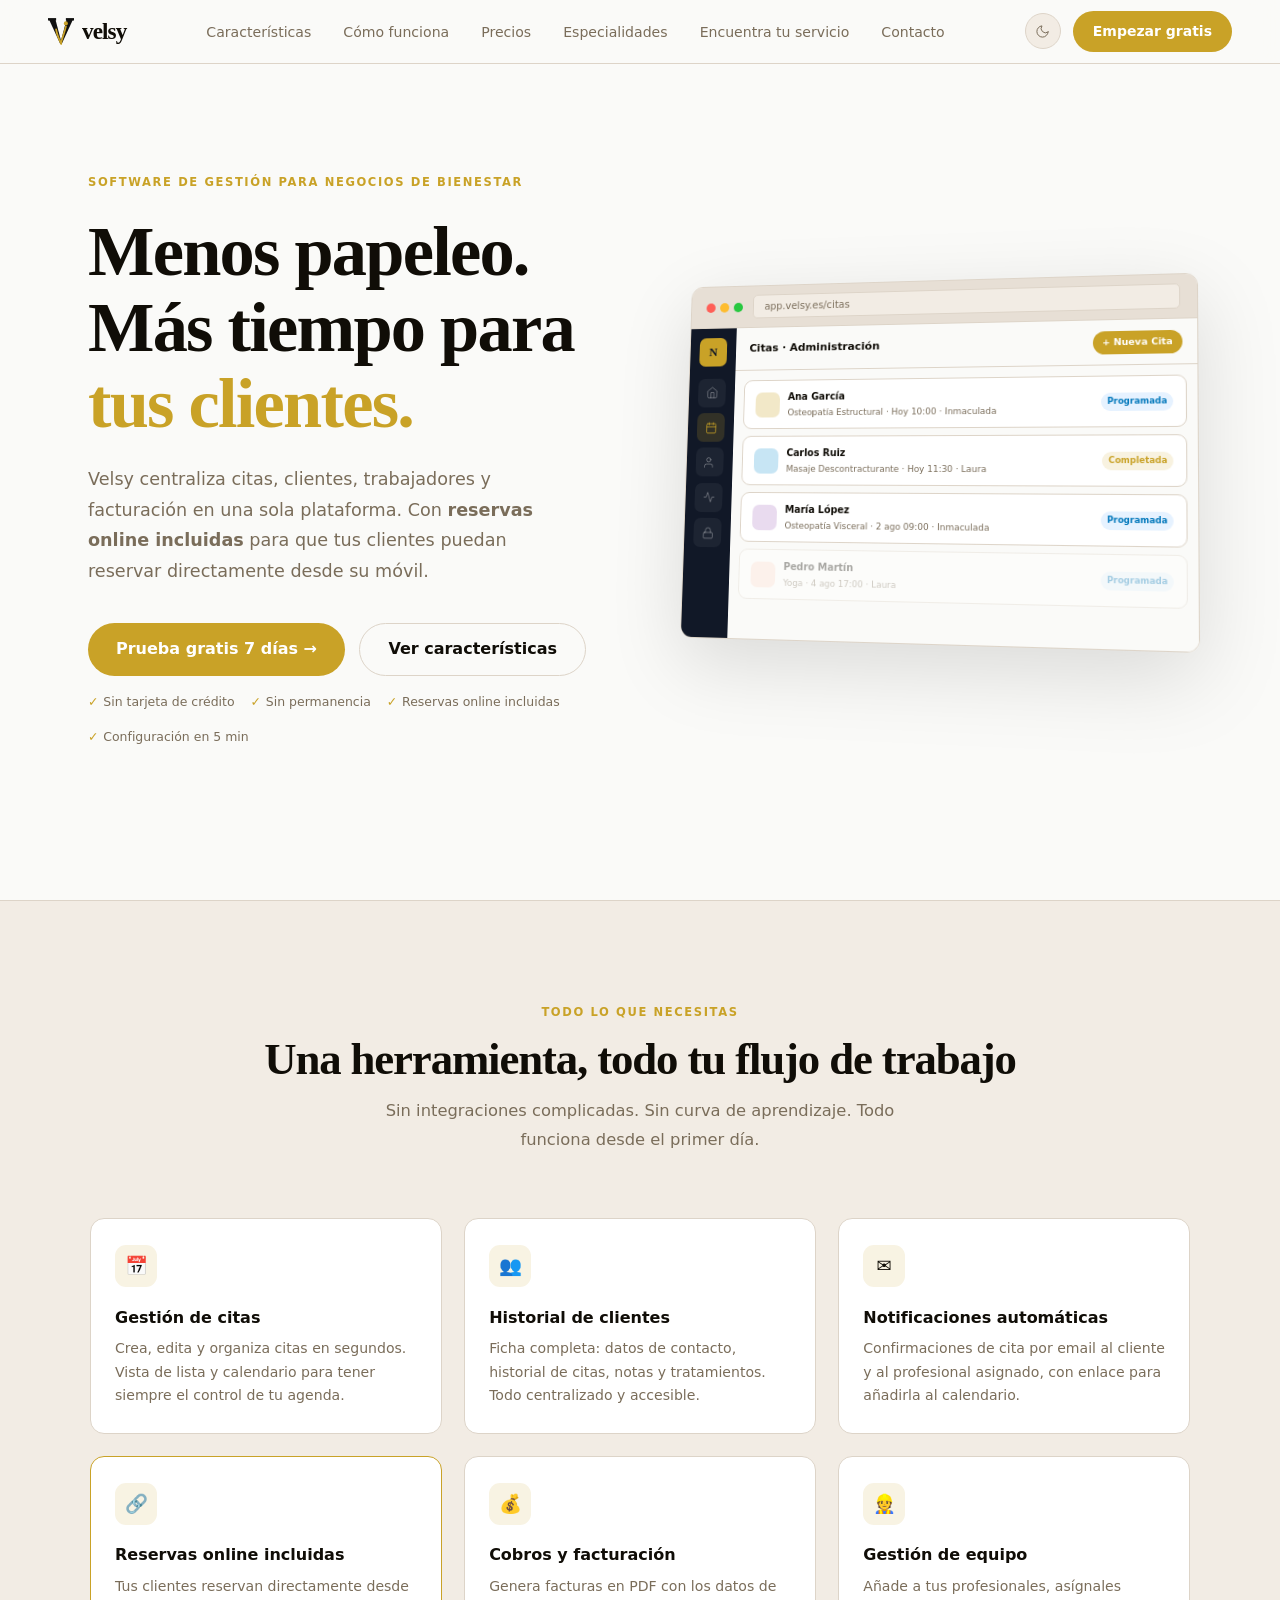
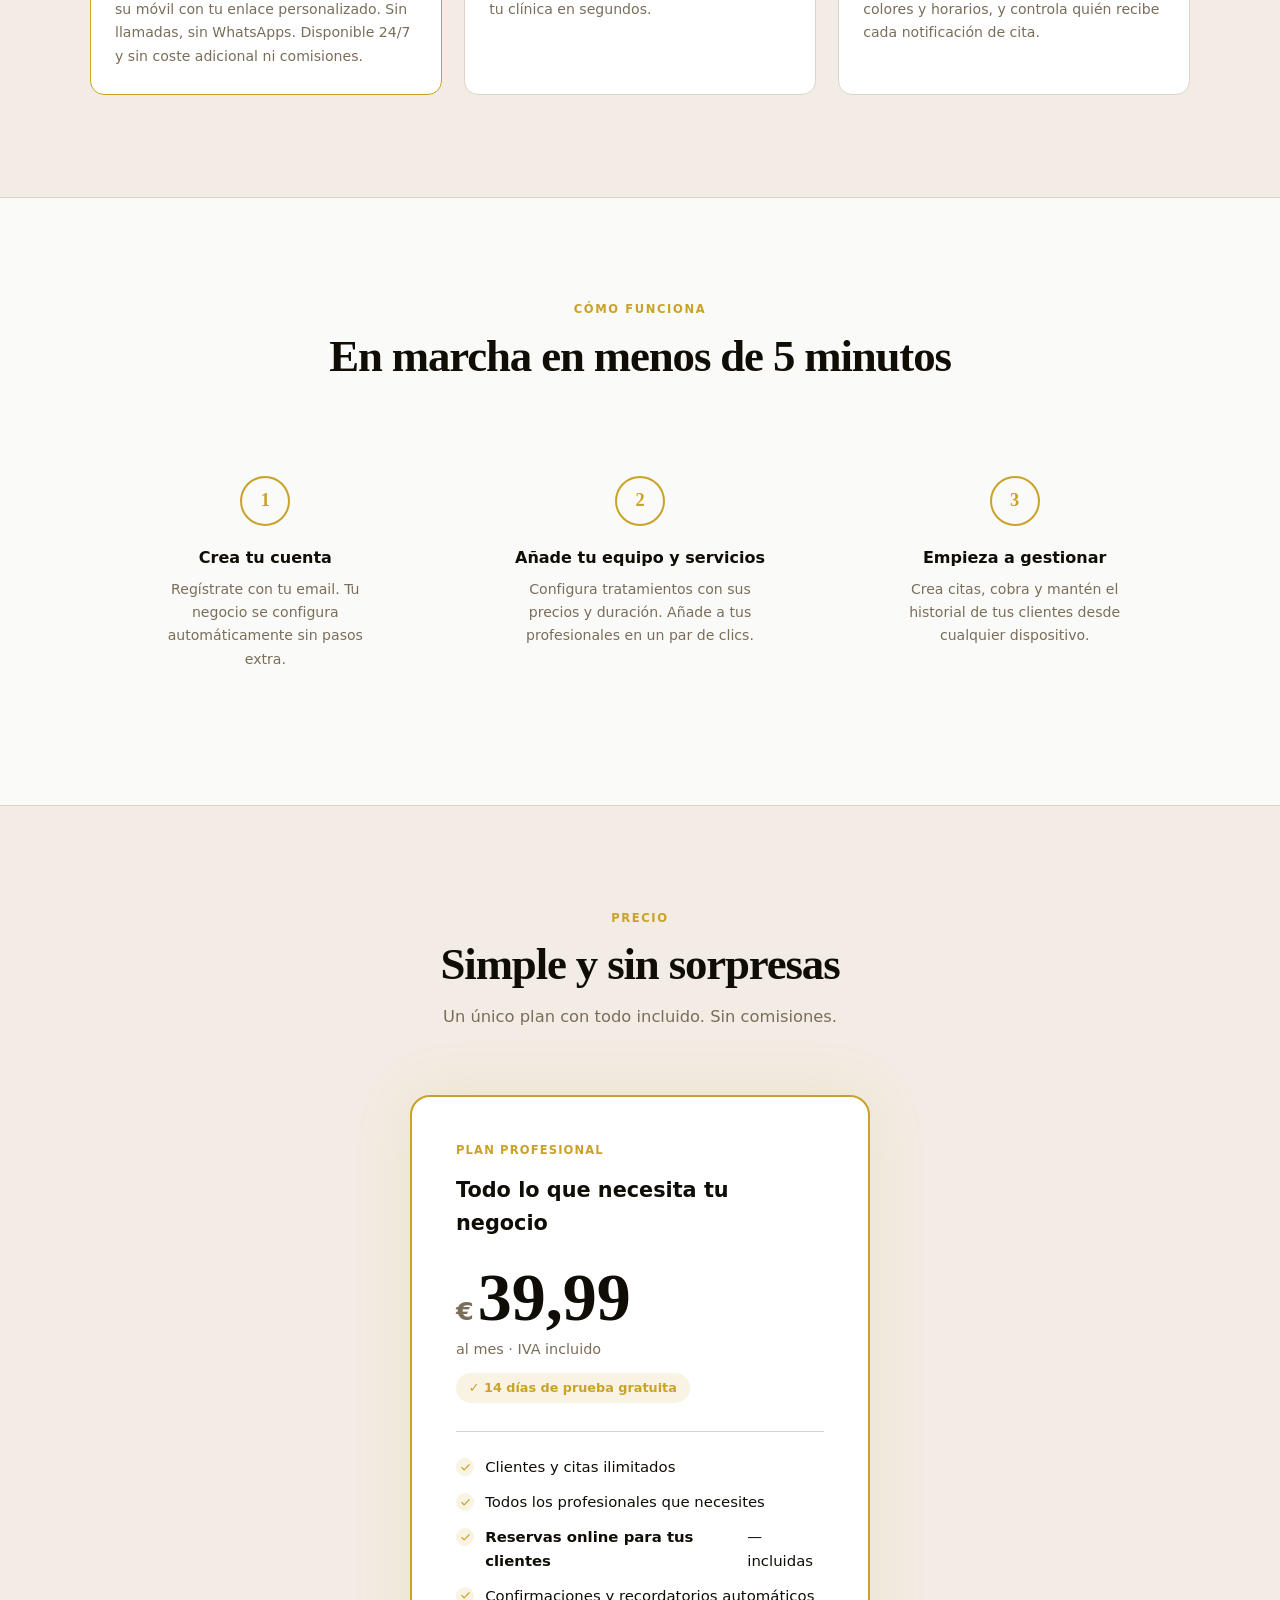
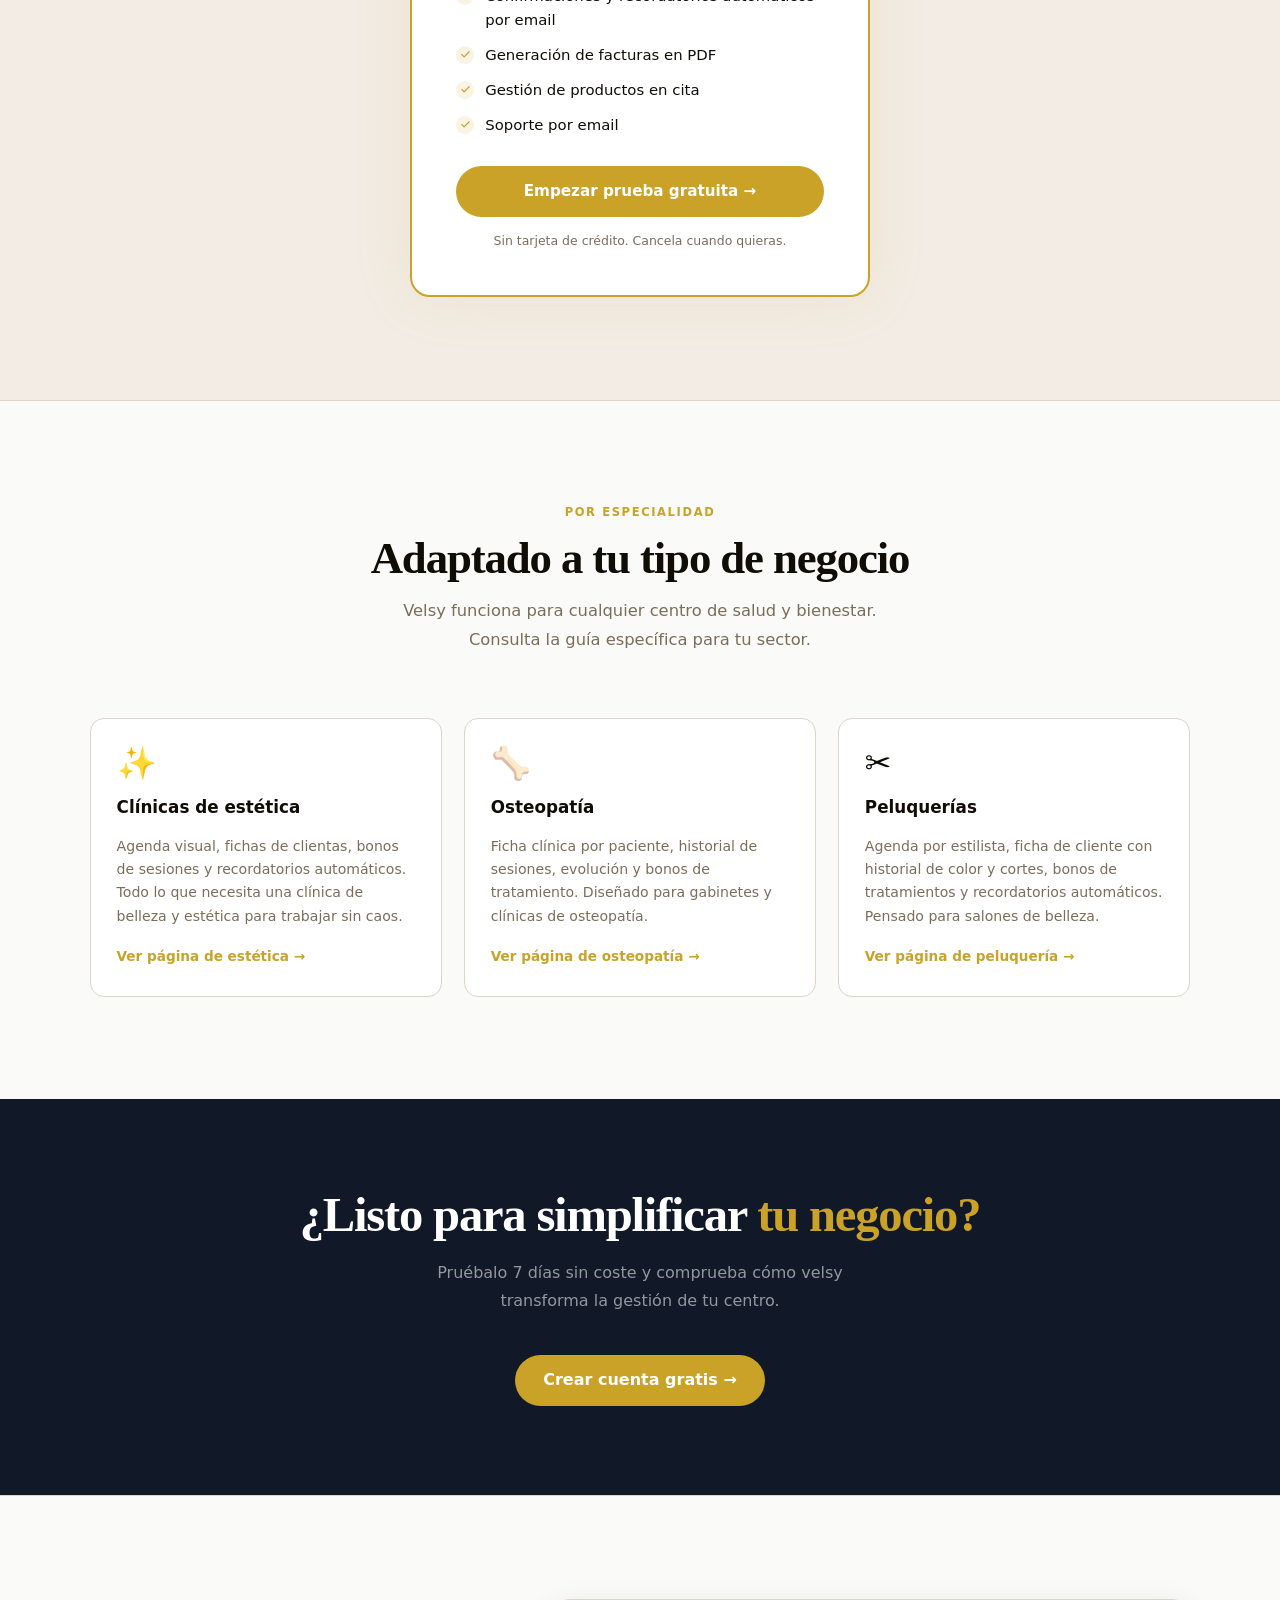
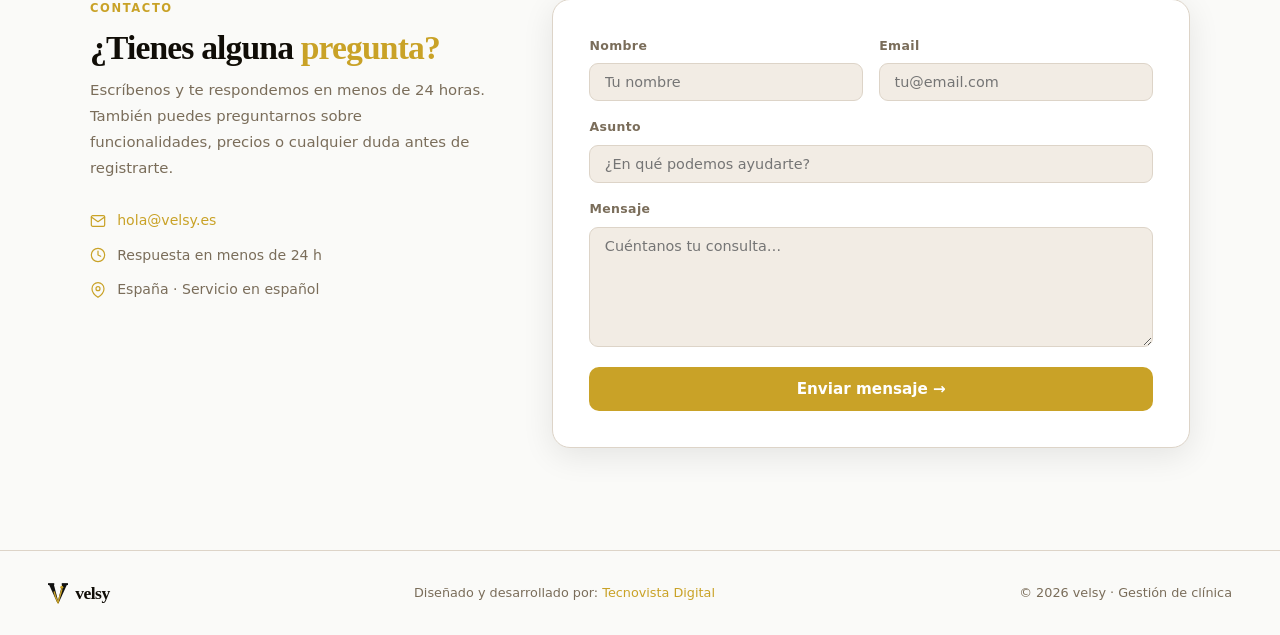
<file: index.html>
<!DOCTYPE html>
<html lang="es" data-theme="">
<head>
  <meta charset="UTF-8" />
  <meta name="viewport" content="width=device-width, initial-scale=1.0" />
  <link rel="icon" type="image/png" href="/favicon.png" sizes="512x512" />
  <link rel="icon" type="image/x-icon" href="/favicon.ico" />
  <link rel="apple-touch-icon" href="/apple-touch-icon.png" />

  <meta name="description" content="velsy centraliza citas, pacientes, trabajadores y facturación en una sola plataforma. Diseñado para clinicas y centros de bienestar." />
  <meta property="og:title" content="Velsy | Software de gestión para clínicas y centros de bienestar">
<meta property="og:description" content="La plataforma inteligente para gestionar tu clínica.">
<meta property="og:image" content="https://velsy.es/og-image.jpg">
<meta property="og:url" content="https://velsy.es">

  <style>
    *, *::before, *::after { box-sizing: border-box; margin: 0; padding: 0; }

    /* ── Tokens ───────────────────────────────────────────────────────────── */
    :root {
      --gold:        #c9a227;
      --gold-hover:  #a8851e;
      --gold-faint:  rgba(201,162,39,.13);
      --gold-glow:   rgba(201,162,39,.35);
      --bg:          #fafaf8;
      --surface:     #f2ece4;
      --surface-2:   #e7dfd5;
      --text:        #100d07;
      --text-muted:  #7a6d5a;
      --border:      #ddd4c8;
      --card:        #ffffff;
      --dark-nav:    #111827;
      --shadow-sm:   0 2px 10px rgba(0,0,0,.06);
      --shadow-md:   0 8px 32px rgba(0,0,0,.09);
      --shadow-lg:   0 24px 80px rgba(0,0,0,.13);
      --r:           14px;
    }

    @media (prefers-color-scheme: dark) {
      :root:not([data-theme="light"]) {
        --bg:         #0d0b08;
        --surface:    #161410;
        --surface-2:  #1e1b14;
        --text:       #f0ebe1;
        --text-muted: #9a8e7a;
        --border:     #2c2820;
        --card:       #161410;
        --shadow-sm:  0 2px 10px rgba(0,0,0,.25);
        --shadow-md:  0 8px 32px rgba(0,0,0,.35);
        --shadow-lg:  0 24px 80px rgba(0,0,0,.45);
      }
    }
    :root[data-theme="dark"] {
      --bg:         #0d0b08;
      --surface:    #161410;
      --surface-2:  #1e1b14;
      --text:       #f0ebe1;
      --text-muted: #9a8e7a;
      --border:     #2c2820;
      --card:       #161410;
      --shadow-sm:  0 2px 10px rgba(0,0,0,.25);
      --shadow-md:  0 8px 32px rgba(0,0,0,.35);
      --shadow-lg:  0 24px 80px rgba(0,0,0,.45);
    }
    :root[data-theme="light"] {
      --bg:         #fafaf8;
      --surface:    #f2ece4;
      --surface-2:  #e7dfd5;
      --text:       #100d07;
      --text-muted: #7a6d5a;
      --border:     #ddd4c8;
      --card:       #ffffff;
      --shadow-sm:  0 2px 10px rgba(0,0,0,.06);
      --shadow-md:  0 8px 32px rgba(0,0,0,.09);
      --shadow-lg:  0 24px 80px rgba(0,0,0,.13);
    }

    html { scroll-behavior: smooth; }

    body {
      font-family: system-ui, -apple-system, BlinkMacSystemFont, 'Segoe UI', sans-serif;
      background: var(--bg);
      color: var(--text);
      line-height: 1.6;
      transition: background .25s, color .25s;
      overflow-x: hidden;
    }

    /* ── Type helpers ─────────────────────────────────────────────────────── */
    .serif {
      font-family: Georgia, 'Times New Roman', serif;
      font-weight: 700;
      line-height: 1.08;
      letter-spacing: -.025em;
      text-wrap: balance;
    }
    .eyebrow {
      font-size: .72rem;
      font-weight: 700;
      letter-spacing: .14em;
      text-transform: uppercase;
      color: var(--gold);
    }

    /* ── Nav ──────────────────────────────────────────────────────────────── */
    nav {
      position: fixed; top: 0; left: 0; right: 0; z-index: 200;
      height: 64px;
      display: flex; align-items: center; justify-content: space-between;
      padding: 0 clamp(1.25rem, 5vw, 3rem);
      background: rgba(250,250,248,.88);
      backdrop-filter: blur(14px);
      border-bottom: 1px solid var(--border);
      transition: background .25s, border-color .25s;
    }
    :root[data-theme="dark"] nav { background: rgba(13,11,8,.88); }
    @media (prefers-color-scheme: dark) {
      :root:not([data-theme="light"]) nav { background: rgba(13,11,8,.88); }
    }

    .nav-logo {
      display: flex;
      align-items: center;
      gap: .5rem;
      text-decoration: none;
    }
    .nav-logo-text {
      font-family: Georgia, serif;
      font-size: 1.45rem;
      font-weight: 700;
      letter-spacing: -.04em;
      color: var(--text);
    }
    .nav-logo-text em { font-style: normal; color: var(--gold); }
    .footer-logo {
      display: flex;
      align-items: center;
      gap: .45rem;
    }
    .footer-logo-text {
      font-family: Georgia, serif; font-size: 1.1rem; font-weight: 700;
      color: var(--text); letter-spacing: -.03em;
    }
    .footer-logo-text em { font-style: normal; color: var(--gold); }

    .nav-links {
      display: flex; align-items: center; gap: 2rem; list-style: none;
    }
    .nav-links a {
      text-decoration: none;
      font-size: .88rem;
      color: var(--text-muted);
      transition: color .2s;
    }
    .nav-links a:hover { color: var(--text); }

    .nav-right { display: flex; align-items: center; gap: .75rem; }

    .btn-icon {
      width: 36px; height: 36px;
      border-radius: 50%;
      background: var(--surface);
      border: 1px solid var(--border);
      display: flex; align-items: center; justify-content: center;
      cursor: pointer;
      transition: border-color .2s, background .2s;
    }
    .btn-icon:hover { border-color: var(--gold); }
    .btn-icon svg {
      width: 15px; height: 15px;
      stroke: var(--text-muted); fill: none;
      stroke-width: 1.6; stroke-linecap: round; stroke-linejoin: round;
    }

    .btn {
      display: inline-flex; align-items: center; gap: .45rem;
      padding: .58rem 1.25rem;
      border-radius: 50px;
      font-size: .875rem; font-weight: 600;
      text-decoration: none;
      transition: all .2s;
      cursor: pointer; border: none;
      white-space: nowrap;
    }
    .btn-gold { background: var(--gold); color: #fff; }
    .btn-gold:hover {
      background: var(--gold-hover);
      transform: translateY(-1px);
      box-shadow: 0 6px 20px var(--gold-glow);
    }
    .btn-ghost {
      background: transparent;
      border: 1.5px solid var(--border);
      color: var(--text);
    }
    .btn-ghost:hover { border-color: var(--gold); color: var(--gold); }
    .btn-lg { padding: .78rem 1.75rem; font-size: 1rem; }

    /* ── Hero ─────────────────────────────────────────────────────────────── */
    .hero {
      min-height: 100dvh;
      display: grid;
      grid-template-columns: 1fr 1fr;
      align-items: center;
      gap: 4rem;
      padding: 100px clamp(1.25rem, 5vw, 3rem) 5rem;
      max-width: 1200px;
      margin: 0 auto;
    }

    .hero-eyebrow { margin-bottom: 1.4rem; }

    .hero-h1 {
      font-size: clamp(2.8rem, 5.5vw, 5.4rem);
      color: var(--text);
      margin-bottom: 1.4rem;
    }
    .hero-h1 em { font-style: normal; color: var(--gold); }

    .hero-sub {
      font-size: clamp(.97rem, 1.4vw, 1.1rem);
      color: var(--text-muted);
      max-width: 44ch;
      line-height: 1.75;
      margin-bottom: 2.25rem;
    }

    .hero-ctas { display: flex; gap: .9rem; flex-wrap: wrap; margin-bottom: 1rem; }

    .hero-note {
      font-size: .78rem;
      color: var(--text-muted);
      display: flex; align-items: center; gap: 1rem; flex-wrap: wrap;
    }
    .hero-note span { display: flex; align-items: center; gap: .3rem; }
    .hero-note span::before { content: '✓'; color: var(--gold); font-weight: 700; }

    /* ── App mockup ───────────────────────────────────────────────────────── */
    .mockup-wrap {
      perspective: 1100px;
    }

    .mockup {
      border-radius: 12px;
      border: 1px solid var(--border);
      box-shadow: var(--shadow-lg), 0 0 0 1px rgba(255,255,255,.04);
      overflow: hidden;
      transform: rotateY(-10deg) rotateX(5deg) translateZ(0);
      transition: transform .5s ease;
      will-change: transform;
    }
    .mockup-wrap:hover .mockup {
      transform: rotateY(-5deg) rotateX(2deg) translateZ(0);
    }

    .mkbar {
      background: var(--surface-2);
      padding: .55rem 1rem;
      display: flex; align-items: center; gap: .7rem;
      border-bottom: 1px solid var(--border);
    }
    .mkdots { display: flex; gap: 5px; }
    .mkdots span {
      width: 10px; height: 10px; border-radius: 50%;
    }
    .mkdots span:nth-child(1) { background: #ff5f57; }
    .mkdots span:nth-child(2) { background: #febc2e; }
    .mkdots span:nth-child(3) { background: #28c840; }

    .mkurl {
      flex: 1;
      background: var(--surface);
      border: 1px solid var(--border);
      border-radius: 5px;
      padding: .22rem .7rem;
      font-size: .65rem;
      color: var(--text-muted);
    }

    .mkbody { display: flex; height: 320px; }

    .mkside {
      width: 50px;
      background: #111827;
      display: flex; flex-direction: column; align-items: center;
      padding: .6rem 0; gap: .4rem; flex-shrink: 0;
    }

    .mkslogo {
      width: 30px; height: 30px; border-radius: 7px;
      background: var(--gold);
      display: flex; align-items: center; justify-content: center;
      font-family: Georgia, serif; font-size: .8rem; font-weight: 700;
      color: #111827; margin-bottom: .4rem;
    }

    .mknav {
      width: 30px; height: 30px; border-radius: 7px;
      background: rgba(255,255,255,.05);
      display: flex; align-items: center; justify-content: center;
    }
    .mknav.on { background: rgba(201,162,39,.18); }
    .mknav svg {
      width: 13px; height: 13px;
      stroke: rgba(255,255,255,.4); fill: none;
      stroke-width: 1.5; stroke-linecap: round; stroke-linejoin: round;
    }
    .mknav.on svg { stroke: var(--gold); }

    .mkmain {
      flex: 1; display: flex; flex-direction: column;
      background: var(--bg); overflow: hidden;
    }

    .mkhead {
      padding: .65rem .9rem;
      border-bottom: 1px solid var(--border);
      display: flex; align-items: center; justify-content: space-between;
    }
    .mkhead-title { font-size: .7rem; font-weight: 700; color: var(--text); }
    .mkhead-btn {
      font-size: .58rem; font-weight: 600;
      background: var(--gold); color: #fff;
      padding: .25rem .55rem; border-radius: 20px;
    }

    .mkcards { padding: .65rem; display: flex; flex-direction: column; gap: .45rem; }

    .mkcard {
      background: var(--card);
      border: 1px solid var(--border);
      border-radius: 9px;
      padding: .55rem .7rem;
      display: flex; align-items: center; gap: .55rem;
    }

    .mkdot {
      width: 26px; height: 26px; border-radius: 7px; flex-shrink: 0;
    }

    .mkinfo { flex: 1; min-width: 0; }
    .mkname { font-size: .62rem; font-weight: 700; color: var(--text); }
    .mkdetail { font-size: .56rem; color: var(--text-muted); margin-top: 1px; white-space: nowrap; overflow: hidden; text-overflow: ellipsis; }

    .mkbadge {
      font-size: .52rem; font-weight: 700;
      padding: .15rem .38rem; border-radius: 20px; flex-shrink: 0;
    }
    .badge-p { background: #e6f2ff; color: #0077bb; }
    .badge-c { background: rgba(201,162,39,.14); color: var(--gold); }

    /* ── Section ──────────────────────────────────────────────────────────── */
    .section { padding: clamp(4rem, 8vw, 7rem) clamp(1.25rem, 5vw, 3rem); }

    .wrap { max-width: 1100px; margin: 0 auto; }

    .s-head { text-align: center; margin-bottom: clamp(2.5rem, 5vw, 4.5rem); }
    .s-head .eyebrow { margin-bottom: .8rem; }
    .s-title { font-size: clamp(1.85rem, 3.5vw, 2.9rem); color: var(--text); margin-bottom: .9rem; }
    .s-sub { font-size: 1.02rem; color: var(--text-muted); max-width: 52ch; margin: 0 auto; line-height: 1.75; }

    /* ── Features ─────────────────────────────────────────────────────────── */
    .features { background: var(--surface); }

    .feat-grid {
      display: grid;
      grid-template-columns: repeat(auto-fit, minmax(290px, 1fr));
      gap: 1.4rem;
    }

    .feat-card {
      background: var(--card);
      border: 1px solid var(--border);
      border-radius: var(--r);
      padding: 1.6rem 1.5rem;
      transition: border-color .22s, transform .22s, box-shadow .22s;
    }
    .feat-card:hover {
      border-color: var(--gold);
      transform: translateY(-3px);
      box-shadow: 0 10px 36px rgba(201,162,39,.11);
    }

    .feat-icon {
      width: 42px; height: 42px; border-radius: 11px;
      background: var(--gold-faint);
      display: flex; align-items: center; justify-content: center;
      font-size: 1.15rem;
      margin-bottom: 1.1rem;
    }
    .feat-title { font-size: 1rem; font-weight: 700; margin-bottom: .45rem; color: var(--text); }
    .feat-desc { font-size: .88rem; color: var(--text-muted); line-height: 1.65; }

    /* ── Steps ────────────────────────────────────────────────────────────── */
    .steps-grid {
      display: grid;
      grid-template-columns: repeat(auto-fit, minmax(240px, 1fr));
      gap: 1.5rem;
      position: relative;
    }

    .step { text-align: center; padding: 2rem 1.5rem; }

    .step-num {
      width: 50px; height: 50px;
      border-radius: 50%;
      border: 2px solid var(--gold);
      display: flex; align-items: center; justify-content: center;
      font-family: Georgia, serif;
      font-size: 1.15rem; font-weight: 700; color: var(--gold);
      margin: 0 auto 1.2rem;
    }
    .step-title { font-size: 1rem; font-weight: 700; margin-bottom: .45rem; color: var(--text); }
    .step-desc { font-size: .88rem; color: var(--text-muted); line-height: 1.65; max-width: 26ch; margin: 0 auto; }

    /* ── Pricing ──────────────────────────────────────────────────────────── */
    .pricing-bg { background: var(--surface); }

    .pricing-card {
      max-width: 460px;
      margin: 0 auto;
      background: var(--card);
      border: 2px solid var(--gold);
      border-radius: 20px;
      padding: clamp(2rem, 4vw, 2.75rem);
      box-shadow: 0 0 60px rgba(201,162,39,.12);
    }

    .price-label {
      font-size: .72rem; font-weight: 700;
      letter-spacing: .1em; text-transform: uppercase;
      color: var(--gold); margin-bottom: .9rem;
    }
    .price-name { font-size: 1.3rem; font-weight: 700; color: var(--text); margin-bottom: 1.4rem; }

    .price-amount { display: flex; align-items: baseline; gap: .25rem; margin-bottom: .4rem; }
    .price-currency { font-size: 1.6rem; font-weight: 700; color: var(--text-muted); }
    .price-number {
      font-family: Georgia, serif;
      font-size: clamp(3rem, 7vw, 4.25rem);
      font-weight: 700; line-height: 1;
      color: var(--text);
      font-variant-numeric: tabular-nums;
    }
    .price-period { font-size: .9rem; color: var(--text-muted); margin-bottom: .75rem; }

    .price-trial {
      display: inline-block;
      background: var(--gold-faint);
      color: var(--gold);
      font-size: .8rem; font-weight: 600;
      padding: .3rem .8rem; border-radius: 20px;
      margin-bottom: 1.75rem;
    }

    .price-div {
      border: none; border-top: 1px solid var(--border);
      margin: 0 0 1.5rem;
    }

    .price-feats { list-style: none; display: flex; flex-direction: column; gap: .7rem; margin-bottom: 1.75rem; }
    .price-feats li {
      display: flex; align-items: flex-start; gap: .7rem;
      font-size: .93rem; color: var(--text);
    }
    .price-feats li::before {
      content: '';
      width: 18px; height: 18px; border-radius: 50%;
      background: var(--gold-faint)
        url("data:image/svg+xml,%3Csvg xmlns='http://www.w3.org/2000/svg' viewBox='0 0 24 24' fill='none' stroke='%23c9a227' stroke-width='2.5' stroke-linecap='round' stroke-linejoin='round'%3E%3Cpolyline points='20 6 9 17 4 12'/%3E%3C/svg%3E")
        center/11px no-repeat;
      flex-shrink: 0; margin-top: 2px;
    }

    .price-note {
      text-align: center; font-size: .78rem; color: var(--text-muted); margin-top: .9rem;
    }

    /* ── Especialidades ───────────────────────────────────────────────────── */
    .niche-grid {
      display: grid;
      grid-template-columns: repeat(auto-fit, minmax(290px, 1fr));
      gap: 1.4rem;
    }

    .niche-card {
      background: var(--card);
      border: 1.5px solid var(--border);
      border-radius: var(--r);
      padding: 1.75rem 1.6rem;
      display: flex; flex-direction: column; gap: .9rem;
      text-decoration: none;
      color: inherit;
      transition: border-color .22s, transform .22s, box-shadow .22s;
      position: relative;
    }
    a.niche-card:hover {
      border-color: var(--gold);
      transform: translateY(-3px);
      box-shadow: 0 10px 36px rgba(201,162,39,.11);
    }
    .niche-card.soon { opacity: .72; cursor: default; }

    .niche-emoji { font-size: 2rem; line-height: 1; }

    .niche-title { font-size: 1.05rem; font-weight: 700; color: var(--text); }

    .niche-desc { font-size: .88rem; color: var(--text-muted); line-height: 1.65; flex: 1; }

    .niche-cta {
      display: inline-flex; align-items: center; gap: .35rem;
      font-size: .85rem; font-weight: 700; color: var(--gold);
      margin-top: .25rem;
      transition: gap .15s;
    }
    a.niche-card:hover .niche-cta { gap: .6rem; }

    .niche-soon-badge {
      display: inline-block;
      background: var(--surface);
      border: 1px solid var(--border);
      color: var(--text-muted);
      font-size: .72rem; font-weight: 600; letter-spacing: .06em; text-transform: uppercase;
      padding: .25rem .65rem; border-radius: 20px;
      margin-top: .25rem; width: fit-content;
    }

    /* ── CTA strip ────────────────────────────────────────────────────────── */
    .cta-strip {
      background: var(--dark-nav);
      padding: clamp(4rem, 7vw, 6rem) clamp(1.25rem, 5vw, 3rem);
      text-align: center;
    }
    .cta-strip .serif {
      font-size: clamp(1.9rem, 3.8vw, 3.2rem);
      color: #fff; margin-bottom: 1.1rem;
    }
    .cta-strip .serif em { font-style: normal; color: var(--gold); }
    .cta-strip p { color: rgba(255,255,255,.55); max-width: 46ch; margin: 0 auto 2.5rem; line-height: 1.75; }

    /* ── Footer ───────────────────────────────────────────────────────────── */
    footer {
      padding: 1.75rem clamp(1.25rem, 5vw, 3rem);
      border-top: 1px solid var(--border);
      display: flex; align-items: center; justify-content: space-between;
      flex-wrap: wrap; gap: 1rem;
    }
    footer p { font-size: .8rem; color: var(--text-muted); }
    footer a { color: var(--gold); text-decoration: none; }
    footer a:hover { text-decoration: underline; }

    /* ── Divider ──────────────────────────────────────────────────────────── */
    .rule {
      border: none;
      border-top: 1px solid var(--border);
      margin: 0;
    }

    /* ── Reveal ───────────────────────────────────────────────────────────── */
    .rv {
      opacity: 0;
      transform: translateY(28px);
      transition: opacity .65s ease, transform .65s ease;
    }
    .rv.in { opacity: 1; transform: none; }

    /* ── Contact ─────────────────────────────────────────────────────────── */
    .contact-grid {
      display: grid;
      grid-template-columns: 1fr 1.6fr;
      gap: 4rem;
      align-items: start;
    }
    @media (max-width: 720px) {
      .contact-grid { grid-template-columns: 1fr; gap: 2rem; }
    }

    .contact-info-title {
      font-size: clamp(1.5rem, 3vw, 2.1rem);
      color: var(--text);
      margin-bottom: .7rem;
    }
    .contact-info-title em { font-style: normal; color: var(--gold); }
    .contact-info-sub {
      font-size: .93rem; color: var(--text-muted); line-height: 1.75; margin-bottom: 1.75rem;
    }
    .contact-detail {
      display: flex; align-items: center; gap: .7rem;
      font-size: .88rem; color: var(--text-muted); margin-bottom: .75rem;
    }
    .contact-detail svg {
      width: 16px; height: 16px;
      stroke: var(--gold); fill: none;
      stroke-width: 1.8; stroke-linecap: round; stroke-linejoin: round;
      flex-shrink: 0;
    }
    .contact-detail a { color: var(--gold); text-decoration: none; }
    .contact-detail a:hover { text-decoration: underline; }

    .contact-form {
      background: var(--card);
      border: 1px solid var(--border);
      border-radius: 18px;
      padding: clamp(1.5rem, 3vw, 2.25rem);
      box-shadow: var(--shadow-md);
    }
    .cf-row { display: grid; grid-template-columns: 1fr 1fr; gap: 1rem; }
    @media (max-width: 500px) { .cf-row { grid-template-columns: 1fr; } }

    .cf-group { display: flex; flex-direction: column; gap: .45rem; margin-bottom: 1rem; }
    .cf-label {
      font-size: .78rem; font-weight: 600;
      color: var(--text-muted); letter-spacing: .03em;
    }
    .cf-input {
      width: 100%;
      padding: .65rem .9rem;
      background: var(--surface);
      border: 1.5px solid var(--border);
      border-radius: 9px;
      font-size: .9rem;
      color: var(--text);
      font-family: inherit;
      transition: border-color .2s, box-shadow .2s;
      outline: none;
    }
    .cf-input:focus {
      border-color: var(--gold);
      box-shadow: 0 0 0 3px rgba(201,162,39,.12);
    }
    textarea.cf-input { resize: vertical; min-height: 120px; }

    .cf-btn {
      width: 100%; padding: .82rem 1rem;
      background: var(--gold); color: #fff;
      border: none; border-radius: 10px;
      font-size: .95rem; font-weight: 700;
      cursor: pointer; font-family: inherit;
      transition: background .2s, transform .15s, box-shadow .2s;
      margin-top: .25rem;
    }
    .cf-btn:hover {
      background: var(--gold-hover);
      transform: translateY(-1px);
      box-shadow: 0 6px 20px var(--gold-glow);
    }
    .cf-btn:active { transform: translateY(0); }

    .cf-success {
      display: none;
      text-align: center; padding: 1.5rem;
      color: var(--text);
    }
    .cf-success svg {
      width: 44px; height: 44px; stroke: var(--gold); fill: none;
      stroke-width: 1.6; stroke-linecap: round; stroke-linejoin: round;
      margin: 0 auto 1rem; display: block;
    }
    .cf-success p { font-size: .9rem; color: var(--text-muted); margin-top: .4rem; }

    @media (prefers-reduced-motion: reduce) {
      .rv { transition: none; }
      .mockup { transform: none !important; }
    }

    /* ── Menú móvil ───────────────────────────────────────────────────────── */
    .nav-burger { display: none; }
    .mobile-menu {
      display: none;
      position: fixed; top: 64px; left: 0; right: 0; z-index: 199;
      background: rgba(250,250,248,.98); backdrop-filter: blur(14px);
      border-bottom: 1px solid var(--border);
      padding: .5rem clamp(1.25rem, 5vw, 3rem) 1.25rem;
      flex-direction: column; gap: .2rem;
      box-shadow: var(--shadow-md);
    }
    :root[data-theme="dark"] .mobile-menu { background: rgba(13,11,8,.98); }
    @media (prefers-color-scheme: dark) {
      :root:not([data-theme="light"]) .mobile-menu { background: rgba(13,11,8,.98); }
    }
    .mobile-menu.is-open { display: flex; }
    .mobile-menu a {
      text-decoration: none; color: var(--text); font-size: .95rem; font-weight: 600;
      padding: .8rem .2rem; border-bottom: 1px solid var(--border);
    }
    .mobile-menu a:last-child { border-bottom: none; }

    /* ── Responsive ───────────────────────────────────────────────────────── */
    @media (max-width: 820px) {
      .hero { grid-template-columns: 1fr; min-height: auto; padding-top: 88px; }
      .mockup-wrap { display: none; }
      .nav-links { display: none; }
      .nav-burger { display: flex; }
    }

    @media (max-width: 540px) {
      .hero-ctas { flex-direction: column; }
      .btn-lg { text-align: center; justify-content: center; }
    }
  </style>
</head>
<body>

  <!-- ── NAV ──────────────────────────────────────────────────────────────── -->
  <nav>
    <a href="#" class="nav-logo">
      <svg width="26" height="27" viewBox="0 0 64 66" fill="none" xmlns="http://www.w3.org/2000/svg">
        <path d="M2,2 L18,2 L34,63 L30,63 Z" fill="#111111"/>
        <path d="M62,2 L46,2 L30,63 L34,63 Z" fill="#111111"/>
        <rect x="0" y="0" width="20" height="6" fill="#111111"/>
        <rect x="44" y="0" width="20" height="6" fill="#111111"/>
        <circle cx="44" cy="13" r="5" fill="#c9a227"/>
        <path d="M20,28 C22,42 29,56 32,62 C33,56 38,44 44,21"
              stroke="#c9a227" stroke-width="4.5" stroke-linecap="round" fill="none"/>
      </svg>
      <span class="nav-logo-text">velsy</span>
    </a>

    <ul class="nav-links">
      <li><a href="#caracteristicas">Características</a></li>
      <li><a href="#como-funciona">Cómo funciona</a></li>
      <li><a href="#precios">Precios</a></li>
      <li><a href="#especialidades">Especialidades</a></li>
      <li><a href="/encuentra-tu-servicio/">Encuentra tu servicio</a></li>
      <li><a href="#contacto">Contacto</a></li>
    </ul>

    <div class="nav-right">
      <button class="btn-icon" onclick="toggleTheme()" aria-label="Cambiar tema">
        <svg id="theme-icon" viewBox="0 0 24 24">
          <path d="M21 12.79A9 9 0 1 1 11.21 3 7 7 0 0 0 21 12.79z"/>
        </svg>
      </button>
      <button class="btn-icon nav-burger" id="nav-burger" aria-label="Abrir menú" aria-expanded="false" aria-controls="mobile-menu">
        <svg viewBox="0 0 24 24"><line x1="3" y1="6" x2="21" y2="6"/><line x1="3" y1="12" x2="21" y2="12"/><line x1="3" y1="18" x2="21" y2="18"/></svg>
      </button>
      <a href="https://app.velsy.es/register" class="btn btn-gold">Empezar gratis</a>
    </div>
  </nav>

  <div class="mobile-menu" id="mobile-menu">
    <a href="#caracteristicas">Características</a>
    <a href="#como-funciona">Cómo funciona</a>
    <a href="#precios">Precios</a>
    <a href="#especialidades">Especialidades</a>
    <a href="/encuentra-tu-servicio/">Encuentra tu servicio</a>
    <a href="#contacto">Contacto</a>
  </div>

  <!-- ── HERO ─────────────────────────────────────────────────────────────── -->
  <section>
    <div class="hero">

      <!-- Texto -->
      <div class="hero-text">
        <p class="eyebrow hero-eyebrow rv">Software de gestión para negocios de bienestar</p>
        <h1 class="serif hero-h1 rv" style="transition-delay:.08s">
          Menos papeleo.<br>
          Más tiempo para<br>
          <em>tus clientes.</em>
        </h1>
        <p class="hero-sub rv" style="transition-delay:.16s">
          Velsy centraliza citas, clientes, trabajadores y facturación en una sola plataforma. Con <strong>reservas online incluidas</strong> para que tus clientes puedan reservar directamente desde su móvil.
        </p>
        <div class="hero-ctas rv" style="transition-delay:.22s">
          <a href="https://app.velsy.es/register" class="btn btn-gold btn-lg">
            Prueba gratis 7 días →
          </a>
          <a href="#caracteristicas" class="btn btn-ghost btn-lg">
            Ver características
          </a>
        </div>
        <div class="hero-note rv" style="transition-delay:.28s">
          <span>Sin tarjeta de crédito</span>
          <span>Sin permanencia</span>
          <span>Reservas online incluidas</span>
          <span>Configuración en 5 min</span>
        </div>
      </div>

      <!-- Mockup -->
      <div class="mockup-wrap rv" style="transition-delay:.18s">
        <div class="mockup">
          <!-- Browser chrome -->
          <div class="mkbar">
            <div class="mkdots"><span></span><span></span><span></span></div>
            <div class="mkurl">app.velsy.es/citas</div>
          </div>

          <div class="mkbody">
            <!-- Sidebar -->
            <div class="mkside">
              <div class="mkslogo">N</div>
              <div class="mknav">
                <svg viewBox="0 0 24 24"><path d="M3 9l9-7 9 7v11a2 2 0 0 1-2 2H5a2 2 0 0 1-2-2z"/><polyline points="9 22 9 12 15 12 15 22"/></svg>
              </div>
              <div class="mknav on">
                <svg viewBox="0 0 24 24"><rect x="3" y="4" width="18" height="18" rx="2"/><line x1="16" y1="2" x2="16" y2="6"/><line x1="8" y1="2" x2="8" y2="6"/><line x1="3" y1="10" x2="21" y2="10"/></svg>
              </div>
              <div class="mknav">
                <svg viewBox="0 0 24 24"><path d="M17 21v-2a4 4 0 0 0-4-4H5a4 4 0 0 0-4 4v2"/><circle cx="9" cy="7" r="4"/></svg>
              </div>
              <div class="mknav">
                <svg viewBox="0 0 24 24"><path d="M22 12h-4l-3 9L9 3l-3 9H2"/></svg>
              </div>
              <div class="mknav">
                <svg viewBox="0 0 24 24"><rect x="3" y="11" width="18" height="11" rx="2"/><path d="M7 11V7a5 5 0 0 1 10 0v4"/></svg>
              </div>
            </div>

            <!-- Main content -->
            <div class="mkmain">
              <div class="mkhead">
                <span class="mkhead-title">Citas · Administración</span>
                <span class="mkhead-btn">+ Nueva Cita</span>
              </div>
              <div class="mkcards">
                <div class="mkcard">
                  <div class="mkdot" style="background:rgba(201,162,39,.25)"></div>
                  <div class="mkinfo">
                    <div class="mkname">Ana García</div>
                    <div class="mkdetail">Osteopatía Estructural · Hoy 10:00 · Inmaculada</div>
                  </div>
                  <span class="mkbadge badge-p">Programada</span>
                </div>
                <div class="mkcard">
                  <div class="mkdot" style="background:rgba(0,136,204,.22)"></div>
                  <div class="mkinfo">
                    <div class="mkname">Carlos Ruiz</div>
                    <div class="mkdetail">Masaje Descontracturante · Hoy 11:30 · Laura</div>
                  </div>
                  <span class="mkbadge badge-c">Completada</span>
                </div>
                <div class="mkcard">
                  <div class="mkdot" style="background:rgba(155,89,182,.22)"></div>
                  <div class="mkinfo">
                    <div class="mkname">María López</div>
                    <div class="mkdetail">Osteopatía Visceral · 2 ago 09:00 · Inmaculada</div>
                  </div>
                  <span class="mkbadge badge-p">Programada</span>
                </div>
                <div class="mkcard" style="opacity:.35">
                  <div class="mkdot" style="background:rgba(255,107,53,.22)"></div>
                  <div class="mkinfo">
                    <div class="mkname">Pedro Martín</div>
                    <div class="mkdetail">Yoga · 4 ago 17:00 · Laura</div>
                  </div>
                  <span class="mkbadge badge-p">Programada</span>
                </div>
              </div>
            </div>
          </div><!-- /mkbody -->
        </div><!-- /mockup -->
      </div><!-- /mockup-wrap -->

    </div><!-- /hero -->
  </section>

  <hr class="rule" />

  <!-- ── FEATURES ──────────────────────────────────────────────────────────── -->
  <section class="section features" id="caracteristicas">
    <div class="wrap">
      <div class="s-head rv">
        <p class="eyebrow">Todo lo que necesitas</p>
        <h2 class="serif s-title">Una herramienta, todo tu flujo de trabajo</h2>
        <p class="s-sub">Sin integraciones complicadas. Sin curva de aprendizaje. Todo funciona desde el primer día.</p>
      </div>

      <div class="feat-grid">
        <div class="feat-card rv">
          <div class="feat-icon">📅</div>
          <h3 class="feat-title">Gestión de citas</h3>
          <p class="feat-desc">Crea, edita y organiza citas en segundos. Vista de lista y calendario para tener siempre el control de tu agenda.</p>
        </div>
        <div class="feat-card rv" style="transition-delay:.06s">
          <div class="feat-icon">👥</div>
          <h3 class="feat-title">Historial de clientes</h3>
          <p class="feat-desc">Ficha completa: datos de contacto, historial de citas, notas y tratamientos. Todo centralizado y accesible.</p>
        </div>
        <div class="feat-card rv" style="transition-delay:.12s">
          <div class="feat-icon">✉️</div>
          <h3 class="feat-title">Notificaciones automáticas</h3>
          <p class="feat-desc">Confirmaciones de cita por email al cliente y al profesional asignado, con enlace para añadirla al calendario.</p>
        </div>
        <div class="feat-card rv" style="transition-delay:.06s;border-color:var(--gold)">
          <div class="feat-icon">🔗</div>
          <h3 class="feat-title">Reservas online incluidas</h3>
          <p class="feat-desc">Tus clientes reservan directamente desde su móvil con tu enlace personalizado. Sin llamadas, sin WhatsApps. Disponible 24/7 y sin coste adicional ni comisiones.</p>
        </div>
        <div class="feat-card rv" style="transition-delay:.12s">
          <div class="feat-icon">💰</div>
          <h3 class="feat-title">Cobros y facturación</h3>
          <p class="feat-desc">Genera facturas en PDF con los datos de tu clínica en segundos.</p>
        </div>
        <div class="feat-card rv" style="transition-delay:.18s">
          <div class="feat-icon">👷</div>
          <h3 class="feat-title">Gestión de equipo</h3>
          <p class="feat-desc">Añade a tus profesionales, asígnales colores y horarios, y controla quién recibe cada notificación de cita.</p>
        </div>
      </div>
    </div>
  </section>

  <hr class="rule" />

  <!-- ── HOW IT WORKS ───────────────────────────────────────────────────────── -->
  <section class="section" id="como-funciona">
    <div class="wrap">
      <div class="s-head rv">
        <p class="eyebrow">Cómo funciona</p>
        <h2 class="serif s-title">En marcha en menos de 5 minutos</h2>
      </div>
      <div class="steps-grid">
        <div class="step rv">
          <div class="step-num">1</div>
          <h3 class="step-title">Crea tu cuenta</h3>
          <p class="step-desc">Regístrate con tu email. Tu negocio se configura automáticamente sin pasos extra.</p>
        </div>
        <div class="step rv" style="transition-delay:.1s">
          <div class="step-num">2</div>
          <h3 class="step-title">Añade tu equipo y servicios</h3>
          <p class="step-desc">Configura tratamientos con sus precios y duración. Añade a tus profesionales en un par de clics.</p>
        </div>
        <div class="step rv" style="transition-delay:.2s">
          <div class="step-num">3</div>
          <h3 class="step-title">Empieza a gestionar</h3>
          <p class="step-desc">Crea citas, cobra y mantén el historial de tus clientes desde cualquier dispositivo.</p>
        </div>
      </div>
    </div>
  </section>

  <hr class="rule" />

  <!-- ── PRICING ────────────────────────────────────────────────────────────── -->
  <section class="section pricing-bg" id="precios">
    <div class="wrap">
      <div class="s-head rv">
        <p class="eyebrow">Precio</p>
        <h2 class="serif s-title">Simple y sin sorpresas</h2>
        <p class="s-sub">Un único plan con todo incluido. Sin comisiones.</p>
      </div>

      <div class="rv">
        <div class="pricing-card">
          <p class="price-label">Plan Profesional</p>
          <p class="price-name">Todo lo que necesita tu negocio</p>

          <div class="price-amount">
            <span class="price-currency">€</span>
            <span class="price-number">39,99</span>
          </div>
          <p class="price-period">al mes · IVA incluido</p>
          <span class="price-trial">✓ 14 días de prueba gratuita</span>

          <hr class="price-div" />

          <ul class="price-feats">
            <li>Clientes y citas ilimitados</li>
            <li>Todos los profesionales que necesites</li>
            <li><strong>Reservas online para tus clientes</strong> — incluidas</li>
            <li>Confirmaciones y recordatorios automáticos por email</li>
            <li>Generación de facturas en PDF</li>
            <li>Gestión de productos en cita</li>
            <li>Soporte por email</li>
          </ul>

          <a href="https://app.velsy.es/register" class="btn btn-gold" style="width:100%;justify-content:center;padding:.85rem 1rem;font-size:.95rem;">
            Empezar prueba gratuita →
          </a>
          <p class="price-note">Sin tarjeta de crédito. Cancela cuando quieras.</p>
        </div>
      </div>
    </div>
  </section>

  <hr class="rule" />

  <!-- ── ESPECIALIDADES ────────────────────────────────────────────────────── -->
  <section class="section" id="especialidades">
    <div class="wrap">
      <div class="s-head rv">
        <p class="eyebrow">Por especialidad</p>
        <h2 class="serif s-title">Adaptado a tu tipo de negocio</h2>
        <p class="s-sub">Velsy funciona para cualquier centro de salud y bienestar. Consulta la guía específica para tu sector.</p>
      </div>

      <div class="niche-grid">
        <a href="https://velsy.es/clinicaestetica" class="niche-card rv">
          <div class="niche-emoji">✨</div>
          <div class="niche-title">Clínicas de estética</div>
          <div class="niche-desc">Agenda visual, fichas de clientas, bonos de sesiones y recordatorios automáticos. Todo lo que necesita una clínica de belleza y estética para trabajar sin caos.</div>
          <span class="niche-cta">Ver página de estética →</span>
        </a>

        <a href="https://velsy.es/osteopatia" class="niche-card rv" style="transition-delay:.08s">
          <div class="niche-emoji">🦴</div>
          <div class="niche-title">Osteopatía</div>
          <div class="niche-desc">Ficha clínica por paciente, historial de sesiones, evolución y bonos de tratamiento. Diseñado para gabinetes y clínicas de osteopatía.</div>
          <span class="niche-cta">Ver página de osteopatía →</span>
        </a>

        <a href="https://velsy.es/peluqueria" class="niche-card rv" style="transition-delay:.16s">
          <div class="niche-emoji">✂️</div>
          <div class="niche-title">Peluquerías</div>
          <div class="niche-desc">Agenda por estilista, ficha de cliente con historial de color y cortes, bonos de tratamientos y recordatorios automáticos. Pensado para salones de belleza.</div>
          <span class="niche-cta">Ver página de peluquería →</span>
        </a>
      </div>
    </div>
  </section>

  <!-- ── CTA STRIP ──────────────────────────────────────────────────────────── -->
  <div class="cta-strip rv">
    <div class="wrap">
      <h2 class="serif">¿Listo para simplificar <em>tu negocio?</em></h2>
      <p>Pruébalo 7 días sin coste y comprueba cómo velsy transforma la gestión de tu centro.</p>
      <a href="https://app.velsy.es/register" class="btn btn-gold btn-lg">
        Crear cuenta gratis →
      </a>
    </div>
  </div>

  <hr class="rule" />

  <!-- ── CONTACT ───────────────────────────────────────────────────────────── -->
  <section class="section" id="contacto">
    <div class="wrap">
      <div class="contact-grid">

        <!-- Info -->
        <div class="rv">
          <p class="eyebrow" style="margin-bottom:.8rem">Contacto</p>
          <h2 class="serif contact-info-title">¿Tienes alguna <em>pregunta?</em></h2>
          <p class="contact-info-sub">
            Escríbenos y te respondemos en menos de 24 horas. También puedes preguntarnos sobre funcionalidades, precios o cualquier duda antes de registrarte.
          </p>
          <div class="contact-detail">
            <svg viewBox="0 0 24 24"><path d="M4 4h16c1.1 0 2 .9 2 2v12c0 1.1-.9 2-2 2H4c-1.1 0-2-.9-2-2V6c0-1.1.9-2 2-2z"/><polyline points="22,6 12,13 2,6"/></svg>
            <a href="mailto:hola@velsy.es">hola@velsy.es</a>
          </div>
          <div class="contact-detail">
            <svg viewBox="0 0 24 24"><circle cx="12" cy="12" r="10"/><polyline points="12 6 12 12 16 14"/></svg>
            Respuesta en menos de 24 h
          </div>
          <div class="contact-detail">
            <svg viewBox="0 0 24 24"><path d="M21 10c0 7-9 13-9 13s-9-6-9-13a9 9 0 0 1 18 0z"/><circle cx="12" cy="10" r="3"/></svg>
            España · Servicio en español
          </div>
        </div>

        <!-- Formulario -->
        <div class="contact-form rv" style="transition-delay:.1s">
          <div id="cf-form-wrap">
            <div class="cf-row">
              <div class="cf-group">
                <label class="cf-label" for="cf-name">Nombre</label>
                <input id="cf-name" class="cf-input" type="text" placeholder="Tu nombre" />
              </div>
              <div class="cf-group">
                <label class="cf-label" for="cf-email">Email</label>
                <input id="cf-email" class="cf-input" type="email" placeholder="tu@email.com" />
              </div>
            </div>
            <div class="cf-group">
              <label class="cf-label" for="cf-subject">Asunto</label>
              <input id="cf-subject" class="cf-input" type="text" placeholder="¿En qué podemos ayudarte?" />
            </div>
            <div class="cf-group">
              <label class="cf-label" for="cf-msg">Mensaje</label>
              <textarea id="cf-msg" class="cf-input" placeholder="Cuéntanos tu consulta…"></textarea>
            </div>
            <button class="cf-btn" onclick="sendContact()">Enviar mensaje →</button>
          </div>
          <div class="cf-success" id="cf-success">
            <svg viewBox="0 0 24 24"><path d="M22 11.08V12a10 10 0 1 1-5.93-9.14"/><polyline points="22 4 12 14.01 9 11.01"/></svg>
            <strong>¡Mensaje enviado!</strong>
            <p>Gracias por ponerse en contacto con nosotros, le responderemos en la mayor brevedad posible.</p>
          </div>
        </div>

      </div>
    </div>
  </section>

  <!-- ── FOOTER ─────────────────────────────────────────────────────────────── -->
  <footer>
    <span class="footer-logo">
      <svg width="20" height="21" viewBox="0 0 64 66" fill="none" xmlns="http://www.w3.org/2000/svg">
        <path d="M2,2 L18,2 L34,63 L30,63 Z" fill="#111111"/>
        <path d="M62,2 L46,2 L30,63 L34,63 Z" fill="#111111"/>
        <rect x="0" y="0" width="20" height="6" fill="#111111"/>
        <rect x="44" y="0" width="20" height="6" fill="#111111"/>
        <circle cx="44" cy="13" r="5" fill="#c9a227"/>
        <path d="M20,28 C22,42 29,56 32,62 C33,56 38,44 44,21"
              stroke="#c9a227" stroke-width="4.5" stroke-linecap="round" fill="none"/>
      </svg>
      <span class="footer-logo-text">velsy</span>
    </span>

  <p>
    Diseñado y desarrollado por:
    <a href="https://www.tecnovistadigital.com" target="_blank" rel="noopener noreferrer">
      Tecnovista Digital
    </a>
  </p>

    <p>© 2026 velsy · Gestión de clínica</p>
  </footer>

  <script>
    // ── Contact form ─────────────────────────────────────────────────────────
    async function sendContact() {
  const name    = document.getElementById('cf-name').value.trim();
  const email   = document.getElementById('cf-email').value.trim();
  const subject = document.getElementById('cf-subject').value.trim();
  const msg     = document.getElementById('cf-msg').value.trim();

  if (!name || !email || !msg) {
    alert('Por favor rellena al menos el nombre, email y mensaje.');
    return;
  }

  const btn = document.querySelector('.cf-btn');
  const original = btn.textContent;
  btn.disabled = true;
  btn.textContent = 'Enviando…';

  try {
    const res = await fetch('https://api.web3forms.com/submit', {
      method: 'POST',
      headers: { 'Content-Type': 'application/json', Accept: 'application/json' },
      body: JSON.stringify({
        access_key: 'ceeaf3f5-460b-468a-b6e1-2b9b97c33b90',
        name,
        email,
        subject: subject || 'Consulta desde velsy.es',
        message: msg,
        from_name: 'velsy Web',
        replyto: email,
      }),
    });
    const result = await res.json();
    if (result.success) {
      document.getElementById('cf-form-wrap').style.display = 'none';
      document.getElementById('cf-success').style.display   = 'block';
    } else {
      throw new Error(result.message || 'Error');
    }
  } catch {
    btn.disabled = false;
    btn.textContent = original;
    alert('No se pudo enviar el mensaje. Por favor inténtalo de nuevo.');
  }
}


    // ── Theme ────────────────────────────────────────────────────────────────
    const root = document.documentElement;
    const icon = document.getElementById('theme-icon');

    function isDark() {
      const t = root.getAttribute('data-theme');
      return t === 'dark' || (!t && matchMedia('(prefers-color-scheme: dark)').matches);
    }

    function renderIcon() {
      icon.innerHTML = isDark()
        ? '<circle cx="12" cy="12" r="5"/><line x1="12" y1="1" x2="12" y2="3"/><line x1="12" y1="21" x2="12" y2="23"/><line x1="4.22" y1="4.22" x2="5.64" y2="5.64"/><line x1="18.36" y1="18.36" x2="19.78" y2="19.78"/><line x1="1" y1="12" x2="3" y2="12"/><line x1="21" y1="12" x2="23" y2="12"/><line x1="4.22" y1="19.78" x2="5.64" y2="18.36"/><line x1="18.36" y1="5.64" x2="19.78" y2="4.22"/>'
        : '<path d="M21 12.79A9 9 0 1 1 11.21 3 7 7 0 0 0 21 12.79z"/>';
    }

    function toggleTheme() {
      root.setAttribute('data-theme', isDark() ? 'light' : 'dark');
      renderIcon();
    }

    renderIcon();

    // ── Menú móvil ───────────────────────────────────────────────────────────
    const navBurger = document.getElementById('nav-burger');
    const mobileMenu = document.getElementById('mobile-menu');

    function closeMobileMenu() {
      mobileMenu.classList.remove('is-open');
      navBurger.setAttribute('aria-expanded', 'false');
    }

    navBurger.addEventListener('click', () => {
      const isOpen = mobileMenu.classList.toggle('is-open');
      navBurger.setAttribute('aria-expanded', String(isOpen));
    });
    mobileMenu.querySelectorAll('a').forEach(a => a.addEventListener('click', closeMobileMenu));
    document.addEventListener('keydown', e => { if (e.key === 'Escape') closeMobileMenu(); });

    // ── Scroll reveal ────────────────────────────────────────────────────────
    const obs = new IntersectionObserver((entries) => {
      entries.forEach(e => {
        if (e.isIntersecting) { e.target.classList.add('in'); obs.unobserve(e.target); }
      });
    }, { threshold: 0.08 });

    document.querySelectorAll('.rv').forEach(el => obs.observe(el));

    // Hero reveals on load
    requestAnimationFrame(() => {
      document.querySelectorAll('.hero .rv').forEach(el => el.classList.add('in'));
    });
  </script>
</body>
</html>
</file>
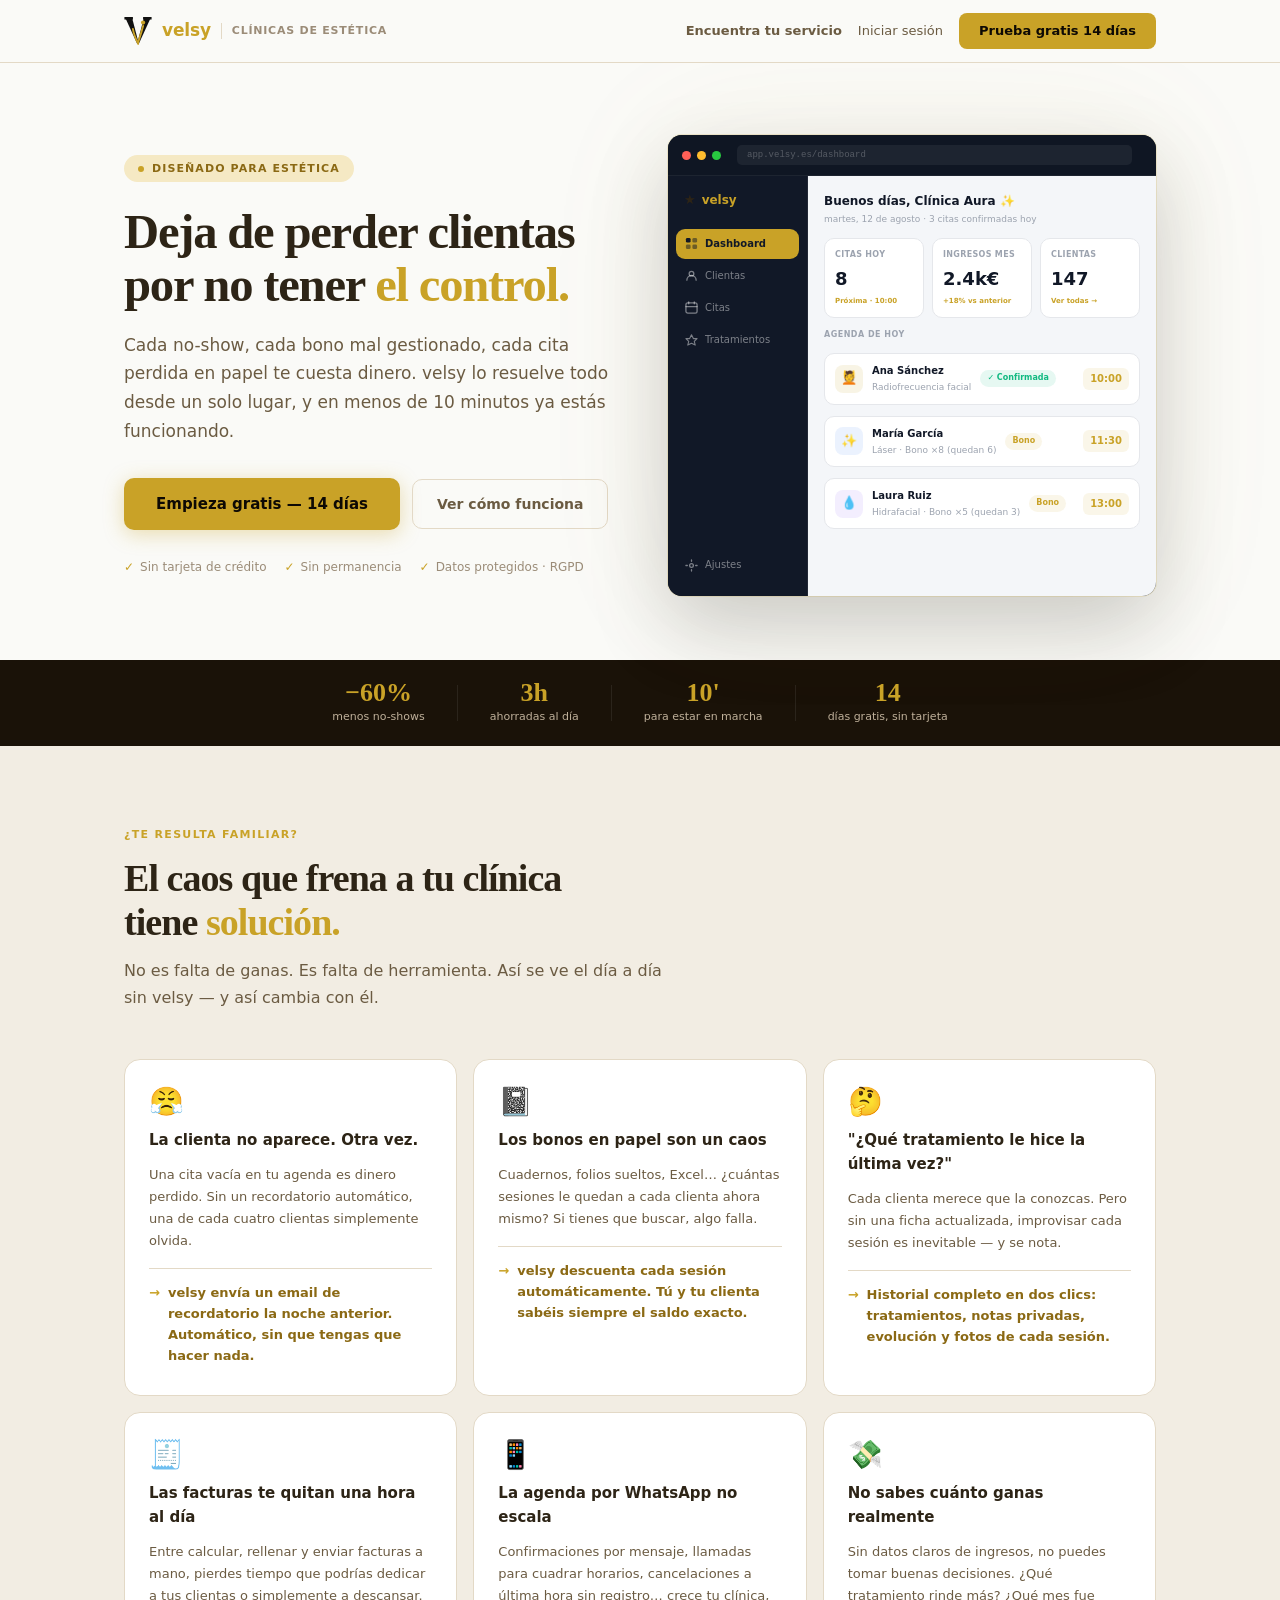
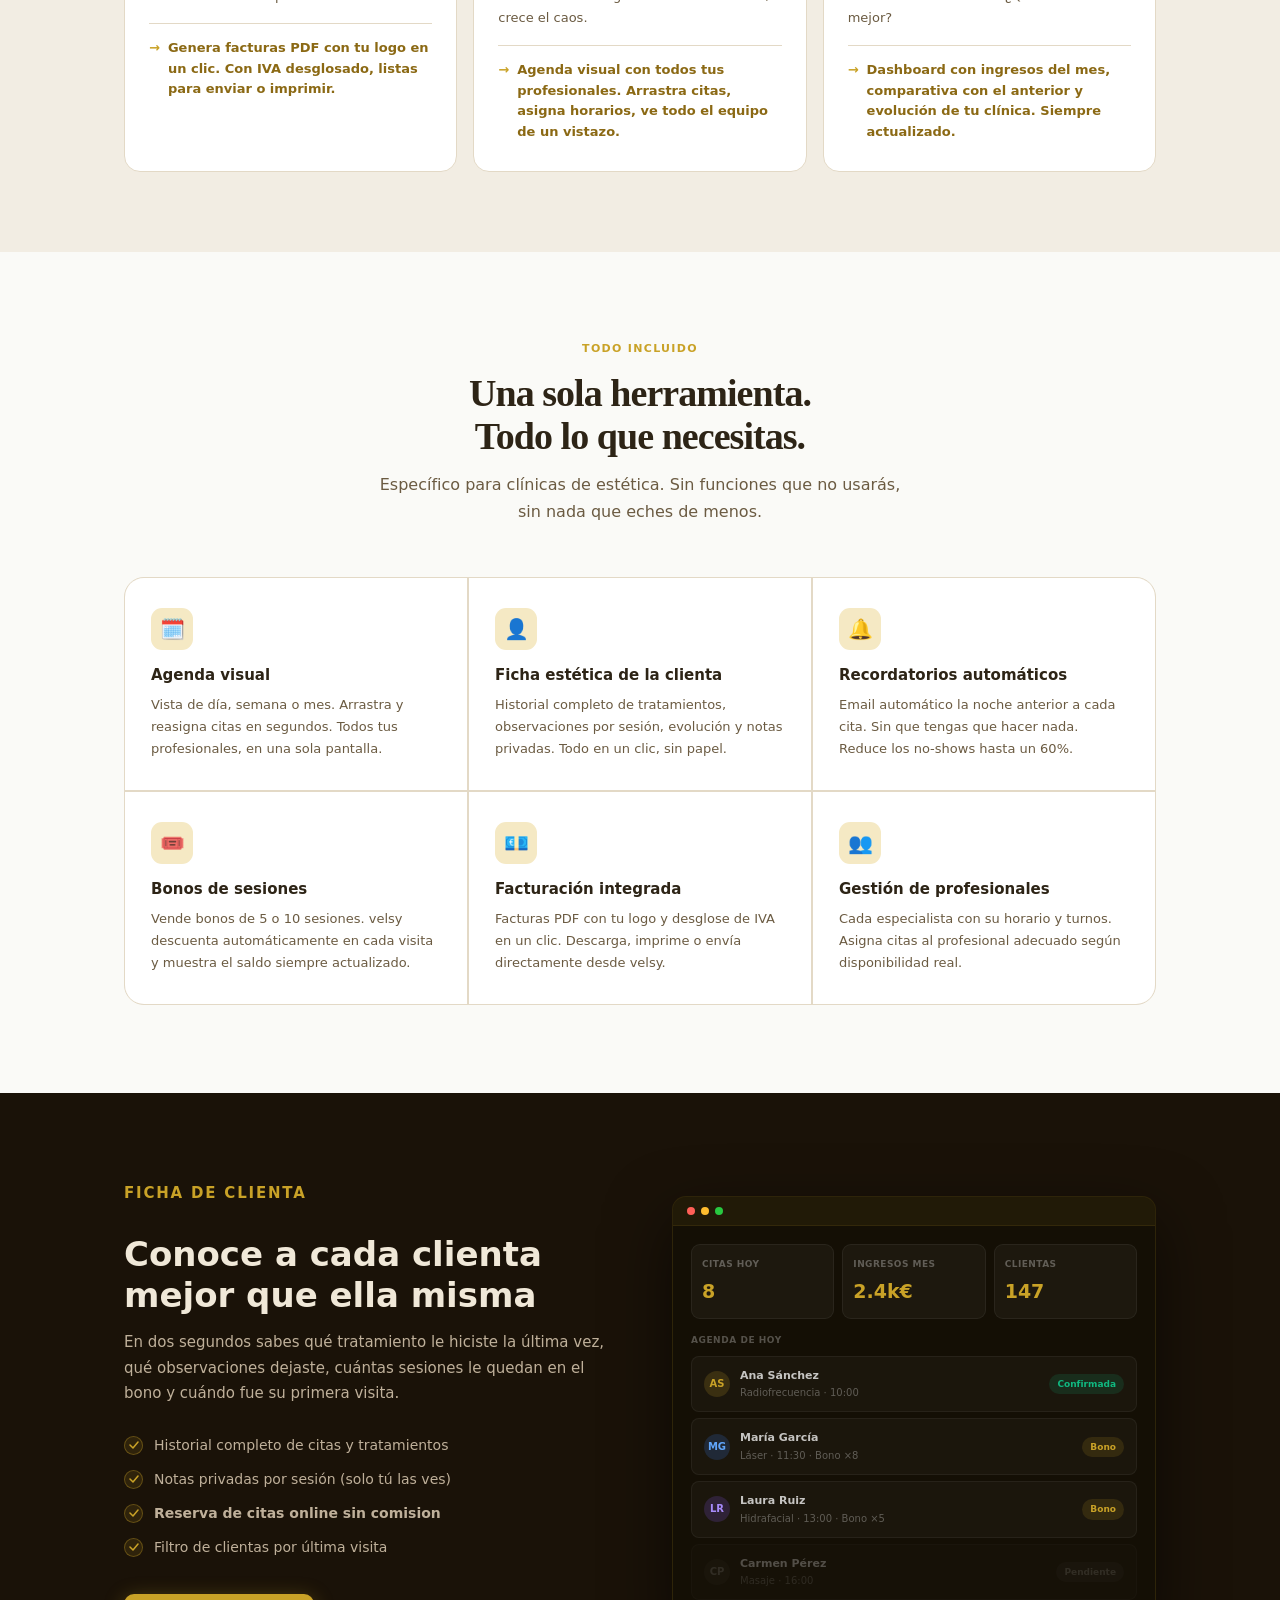
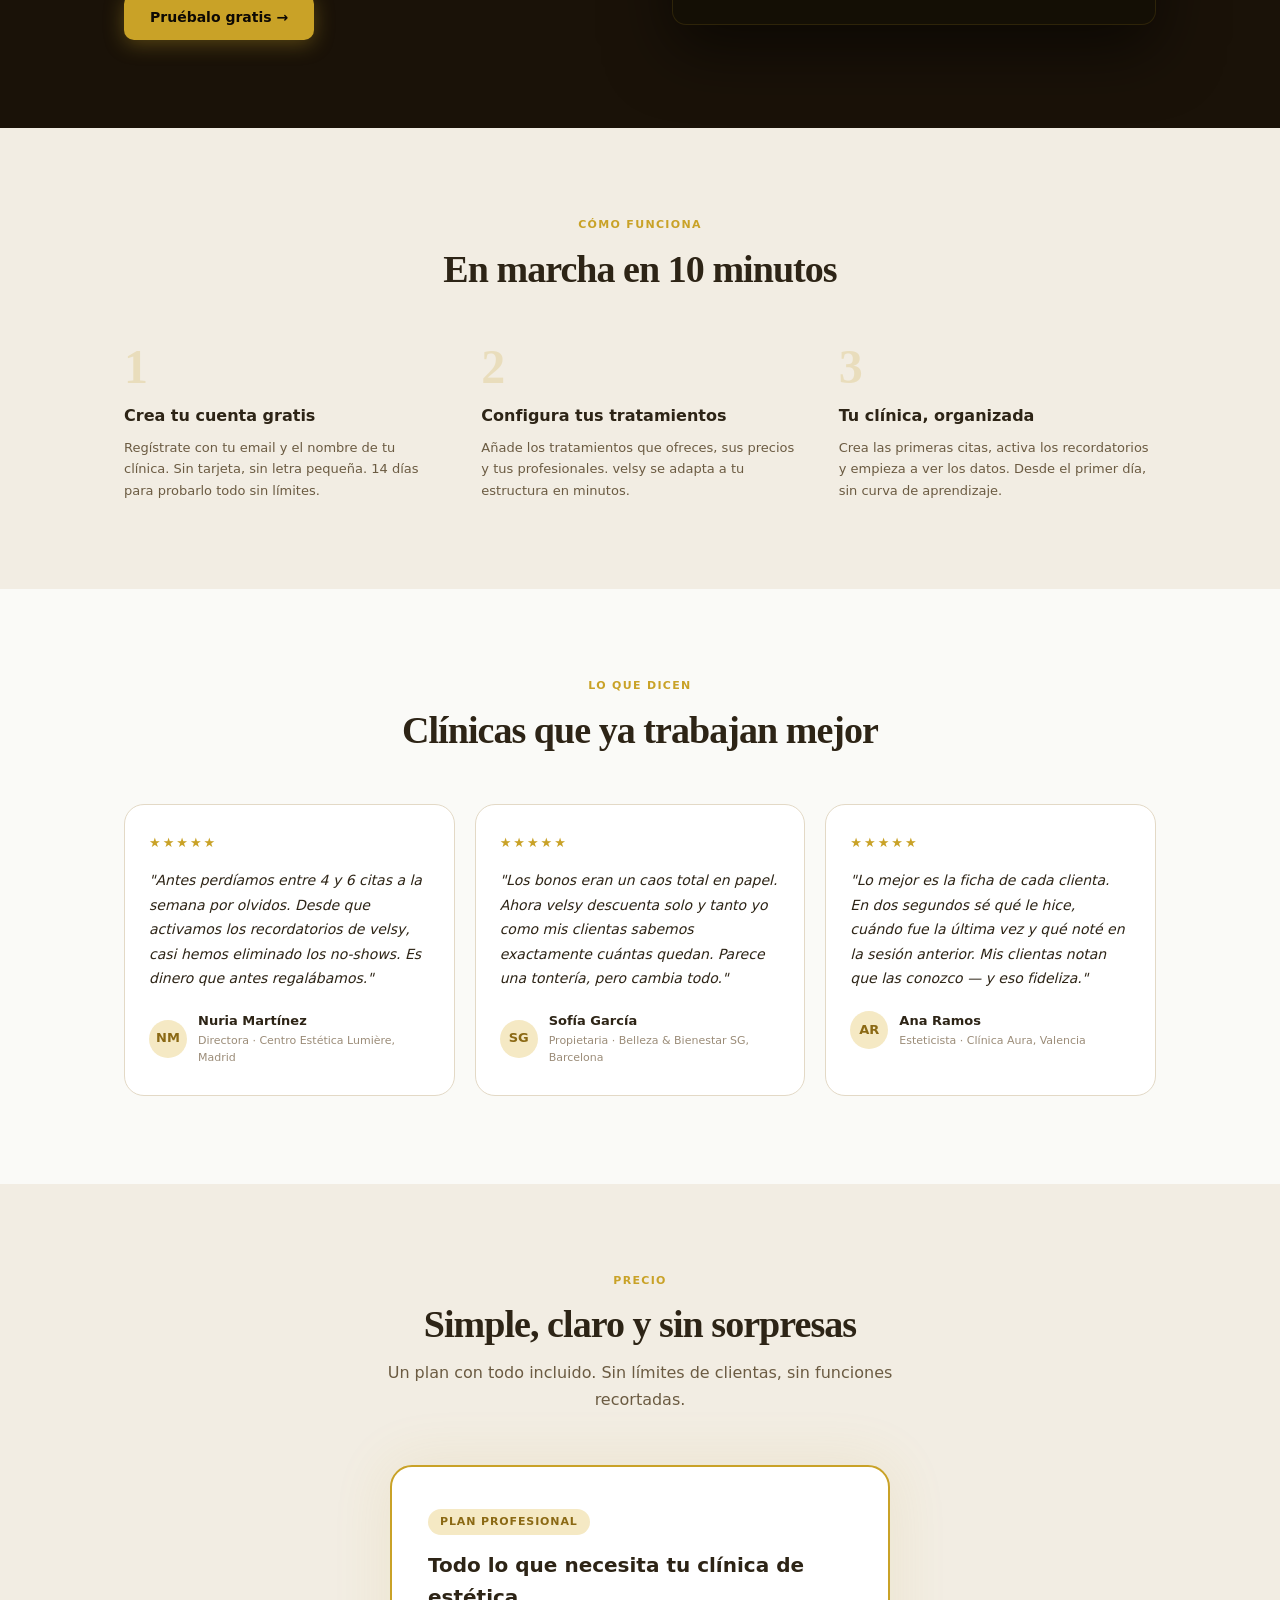
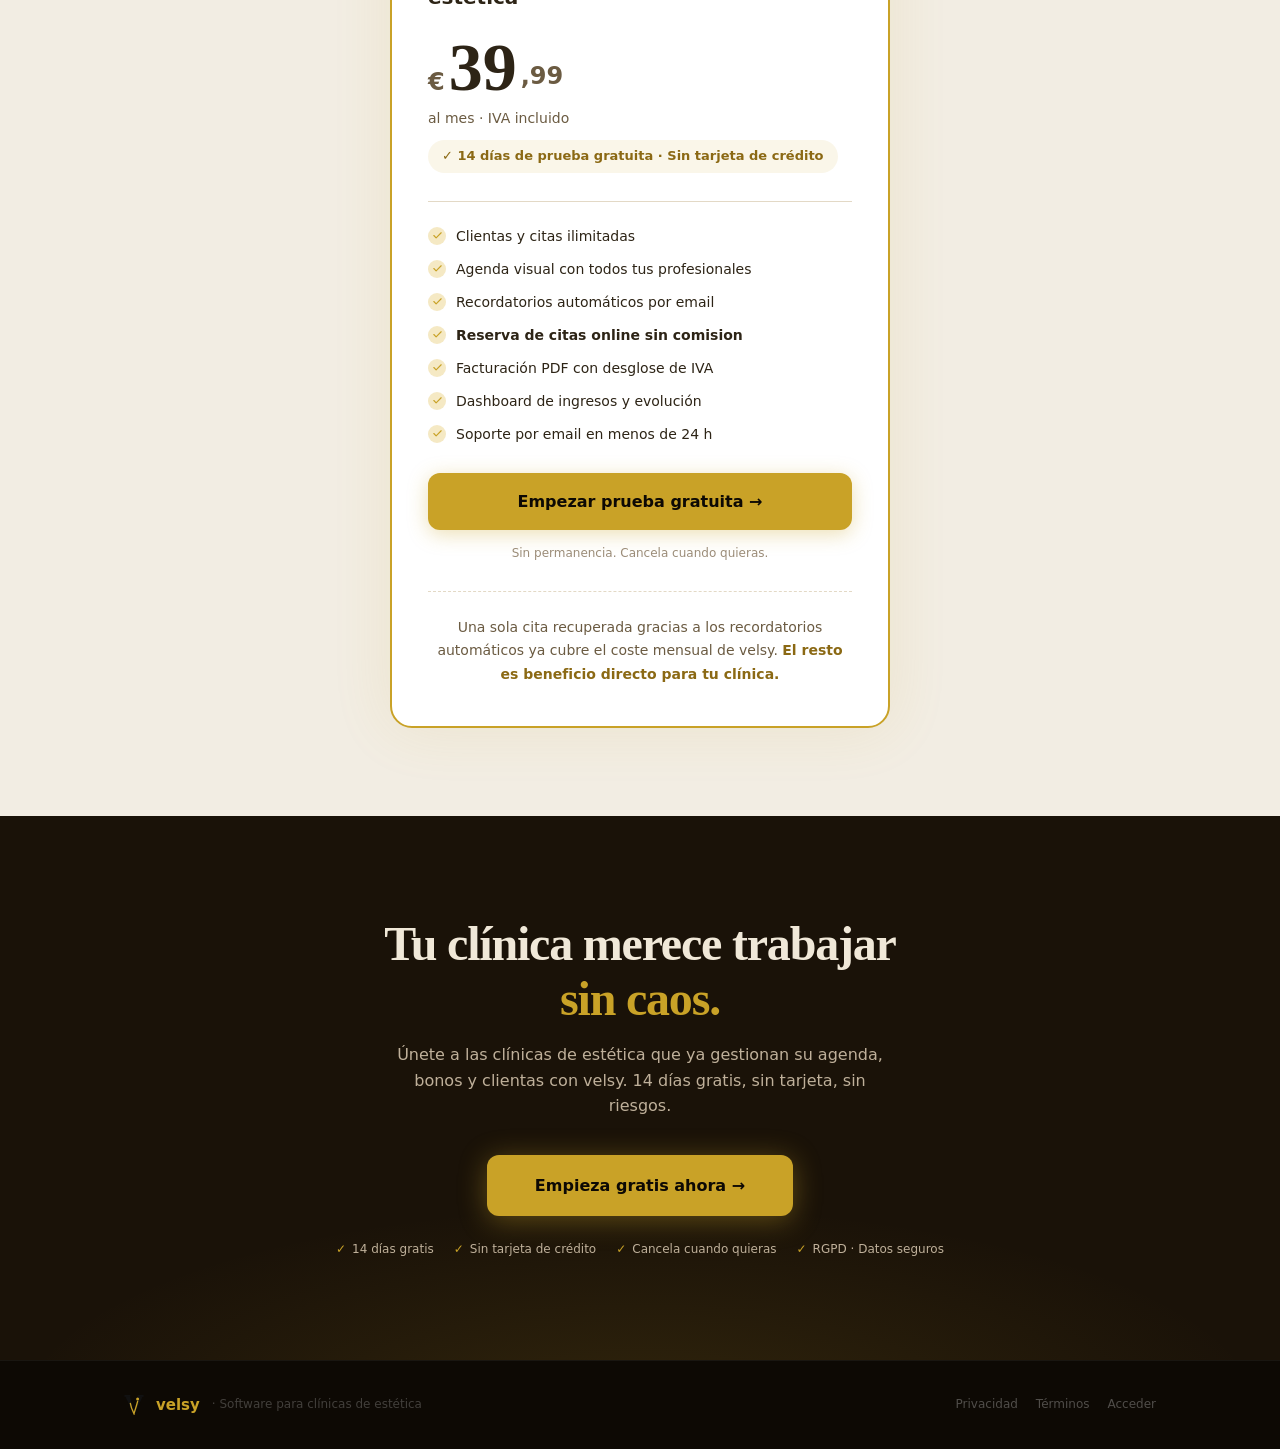
<file: clinicaestetica/index.html>
<!DOCTYPE html>
<html lang="es">
<head>
  <meta charset="UTF-8">
  <meta name="viewport" content="width=device-width, initial-scale=1.0">
  <link rel="icon" type="image/png" href="/favicon.png" sizes="512x512" />
  <link rel="icon" type="image/x-icon" href="/favicon.ico" />
  <link rel="apple-touch-icon" href="/apple-touch-icon.png" />
  <title>velsy · Software para clínicas de estética</title>
  <meta name="description" content="Deja de gestionar tu clínica con Excel y papel. velsy centraliza agenda, bonos, fichas de clientes y facturación. Prueba gratis 14 días, sin tarjeta.">
  <meta property="og:title" content="velsy · Software para clínicas de estética">
  <meta property="og:description" content="Agenda, fichas, bonos y facturación en un solo lugar. Menos caos, más clientas.">
  <meta property="og:url" content="https://velsy.es/clinicaestetica">
  <style>
    /* ─── TOKENS ──────────────────────────────── */
    :root {
      --bg:        #FAFAF7;
      --bg-alt:    #F2EDE3;
      --bg-dark:   #1A1208;
      --bg-darker: #0D0904;
      --fg:        #2D2416;
      --fg-mid:    #6B5B42;
      --fg-subtle: #9B8C78;
      --accent:    #C9A227;
      --accent-dk: #8B6914;
      --accent-lt: #F5E9C4;
      --border:    #E3D9C6;
      --card:      #FFFFFF;
      --nav-bg:    rgba(250,250,247,0.92);
      --d-fg:      #F0E8D8;
      --d-fg-mid:  #BFB09A;
    }
    @media (prefers-color-scheme: dark) {
      :root:not([data-theme="light"]) {
        --bg:        #1A1208; --bg-alt:    #231A0E; --bg-dark:   #0D0904; --bg-darker: #070503;
        --fg:        #F0E8D8; --fg-mid:    #C4B89A; --fg-subtle: #8B7D65;
        --border:    #3D3020; --card:      #231A0E; --accent-lt: #3A2A06;
        --nav-bg:    rgba(26,18,8,0.92);
      }
    }
    :root[data-theme="dark"] {
      --bg:        #1A1208; --bg-alt:    #231A0E; --bg-dark:   #0D0904; --bg-darker: #070503;
      --fg:        #F0E8D8; --fg-mid:    #C4B89A; --fg-subtle: #8B7D65;
      --border:    #3D3020; --card:      #231A0E; --accent-lt: #3A2A06;
      --nav-bg:    rgba(26,18,8,0.92);
    }

    *, *::before, *::after { box-sizing: border-box; margin: 0; padding: 0; }
    html { scroll-behavior: smooth; }
    body {
      font-family: system-ui, -apple-system, BlinkMacSystemFont, 'Segoe UI', sans-serif;
      background: var(--bg); color: var(--fg);
      line-height: 1.6; -webkit-font-smoothing: antialiased; overflow-x: hidden;
    }
    a { color: inherit; text-decoration: none; }
    .serif {
      font-family: 'Didot', 'Bodoni MT', 'Playfair Display', Georgia, serif;
      letter-spacing: -0.025em;
    }
    .container { max-width: 1080px; margin: 0 auto; padding: 0 24px; }

    /* ── NAV ──────────────────────────────────────── */
    .site-nav {
      position: sticky; top: 0; z-index: 100;
      background: var(--nav-bg); backdrop-filter: blur(14px);
      border-bottom: 1px solid var(--border);
    }
    .nav-inner { display: flex; align-items: center; justify-content: space-between; height: 62px; }
    .logo { display: flex; align-items: center; gap: 10px; }
    .logo-name { font-size: 17px; font-weight: 800; color: var(--accent); letter-spacing: -0.01em; }
    .logo-sep  { width: 1px; height: 16px; background: var(--border); }
    .logo-niche { font-size: 11px; font-weight: 600; color: var(--fg-subtle); letter-spacing: 0.07em; text-transform: uppercase; }
    .nav-cta {
      background: var(--accent); color: #0D0904;
      font-size: 13px; font-weight: 700; padding: 8px 20px;
      border-radius: 8px; transition: background .15s;
    }
    .nav-cta:hover { background: var(--accent-dk); }
    .nav-login { font-size: 13px; font-weight: 500; color: var(--fg-mid); margin-right: 16px; transition: color .15s; }
    .nav-login:hover { color: var(--accent); }
    @media (max-width: 640px) { .logo-sep, .logo-niche, .nav-login { display: none; } }
    .nav-market {
      font-size: 13px; font-weight: 600; color: var(--fg-mid); margin-right: 16px;
      transition: color .15s; white-space: nowrap;
    }
    .nav-market:hover { color: var(--accent); }
    .nav-market .short { display: none; }
    @media (max-width: 480px) { .nav-market .full { display: none; } .nav-market .short { display: inline; } }

    /* ── HERO ─────────────────────────────────────── */
    .hero { padding: 72px 0 64px; }
    .hero-inner { display: grid; grid-template-columns: 1fr 1fr; gap: 56px; align-items: center; }
    @media (max-width: 900px) { .hero-inner { grid-template-columns: 1fr; } .hero-mockup { display: none; } }

    .hero-badge {
      display: inline-flex; align-items: center; gap: 8px;
      background: var(--accent-lt); color: var(--accent-dk);
      font-size: 11px; font-weight: 700; letter-spacing: .1em; text-transform: uppercase;
      padding: 5px 14px; border-radius: 100px; margin-bottom: 24px;
    }
    .hero-badge-dot { width: 6px; height: 6px; border-radius: 50%; background: var(--accent); flex-shrink: 0; }

    .hero h1 { font-size: clamp(30px, 3.8vw, 52px); line-height: 1.07; font-weight: 800; text-wrap: balance; margin-bottom: 20px; }
    .hero h1 em { font-style: normal; color: var(--accent); }
    .hero-sub { font-size: 17px; color: var(--fg-mid); line-height: 1.7; margin-bottom: 32px; max-width: 48ch; }

    .hero-ctas { display: flex; align-items: center; flex-wrap: wrap; gap: 12px; margin-bottom: 28px; }
    .btn-primary {
      background: var(--accent); color: #0D0904;
      font-size: 15px; font-weight: 700; padding: 14px 32px;
      border-radius: 10px; border: none; cursor: pointer;
      box-shadow: 0 4px 20px rgba(201,162,39,.35);
      transition: background .15s, box-shadow .15s, transform .1s; display: inline-block;
    }
    .btn-primary:hover { background: var(--accent-dk); box-shadow: 0 6px 28px rgba(201,162,39,.45); }
    .btn-primary:active { transform: scale(.98); }
    .btn-secondary {
      font-size: 14px; font-weight: 600; color: var(--fg-mid);
      padding: 13px 24px; border-radius: 10px;
      border: 1.5px solid var(--border); display: inline-block;
      transition: border-color .15s, color .15s;
    }
    .btn-secondary:hover { border-color: var(--accent); color: var(--accent); }

    .hero-trust { display: flex; align-items: center; flex-wrap: wrap; gap: 18px; }
    .trust-item { display: flex; align-items: center; gap: 6px; font-size: 12px; color: var(--fg-subtle); font-weight: 500; }
    .trust-check { color: var(--accent); font-weight: 800; }

    /* Mockup */
    .hero-mockup {
      border-radius: 14px; overflow: hidden;
      box-shadow: 0 0 0 1px rgba(201,162,39,.18), 0 32px 80px rgba(0,0,0,.18), 0 0 140px rgba(201,162,39,.07);
      transform: perspective(1200px) rotateY(-4deg) rotateX(2deg);
      transition: transform .5s ease, box-shadow .5s ease; background: #111827;
    }
    .hero-mockup:hover {
      transform: perspective(1200px) rotateY(-1deg) rotateX(.5deg);
      box-shadow: 0 0 0 1px rgba(201,162,39,.25), 0 40px 100px rgba(0,0,0,.22), 0 0 180px rgba(201,162,39,.1);
    }
    .mock-chrome { background: #0f1623; padding: 10px 14px; display: flex; align-items: center; gap: 6px; border-bottom: 1px solid rgba(255,255,255,.06); }
    .mock-dot { width: 9px; height: 9px; border-radius: 50%; }
    .mock-url { flex: 1; margin: 0 10px; background: rgba(255,255,255,.06); border-radius: 5px; height: 20px; display: flex; align-items: center; padding: 0 10px; font-size: 9px; color: rgba(255,255,255,.25); font-family: monospace; }
    .mock-app { display: flex; height: 420px; }
    .mock-sidebar { width: 140px; flex-shrink: 0; background: #111827; border-right: 1px solid rgba(255,255,255,.07); display: flex; flex-direction: column; padding: 14px 8px; }
    .mock-logo { display: flex; align-items: center; gap: 6px; padding: 0 8px; margin-bottom: 18px; }
    .mock-logo-name { font-size: 12px; font-weight: 800; color: #C9A227; }
    .mock-nav-item { display: flex; align-items: center; gap: 7px; padding: 7px 9px; border-radius: 9px; margin-bottom: 2px; font-size: 10px; font-weight: 500; color: rgba(255,255,255,.45); }
    .mock-nav-item.active { background: #C9A227; color: #111827; font-weight: 700; }
    .mock-nav-icon { width: 13px; height: 13px; flex-shrink: 0; }
    .mock-main { flex: 1; background: #f4f6f9; overflow: hidden; padding: 16px; display: flex; flex-direction: column; gap: 11px; }
    .mock-header { font-size: 12px; font-weight: 800; color: #111827; }
    .mock-sub { font-size: 9px; color: #9ca3af; margin-top: 1px; }
    .mock-stats { display: grid; grid-template-columns: repeat(3,1fr); gap: 8px; }
    .mock-stat-card { background: #fff; border-radius: 10px; padding: 10px; border: 1px solid #e5e7eb; }
    .mock-stat-lbl { font-size: 8px; color: #9ca3af; font-weight: 600; letter-spacing: .04em; text-transform: uppercase; margin-bottom: 4px; }
    .mock-stat-val { font-size: 18px; font-weight: 800; color: #111827; font-variant-numeric: tabular-nums; }
    .mock-stat-sub { font-size: 7px; color: #C9A227; font-weight: 600; margin-top: 2px; }
    .mock-lbl { font-size: 8px; font-weight: 700; color: #9ca3af; letter-spacing: .06em; text-transform: uppercase; }
    .mock-apt { background: #fff; border-radius: 10px; padding: 9px 10px; border: 1px solid #e5e7eb; display: flex; align-items: center; gap: 9px; }
    .mock-apt-icon { width: 28px; height: 28px; border-radius: 8px; display: flex; align-items: center; justify-content: center; font-size: 13px; flex-shrink: 0; }
    .mock-apt-name  { font-size: 10px; font-weight: 700; color: #111827; }
    .mock-apt-treat { font-size: 9px; color: #9ca3af; margin-top: 1px; }
    .mock-apt-time  { margin-left: auto; font-size: 10px; font-weight: 700; color: #C9A227; flex-shrink: 0; background: rgba(201,162,39,.1); padding: 3px 7px; border-radius: 6px; }
    .mock-apt-badge { font-size: 8px; font-weight: 700; padding: 2px 7px; border-radius: 20px; flex-shrink: 0; }

    /* ── PROOF BAR ─────────────────────────────── */
    .proof-bar { background: var(--bg-dark); padding: 20px 0; }
    .proof-inner { display: flex; align-items: center; justify-content: center; flex-wrap: wrap; gap: 32px; }
    .proof-item { display: flex; flex-direction: column; align-items: center; gap: 2px; }
    .proof-num { font-size: 26px; font-weight: 800; color: var(--accent); font-family: 'Didot', Georgia, serif; font-variant-numeric: tabular-nums; line-height: 1; }
    .proof-lbl { font-size: 11px; color: var(--d-fg-mid); font-weight: 500; }
    .proof-sep { width: 1px; height: 36px; background: rgba(255,255,255,.08); }
    @media (max-width: 600px) { .proof-sep { display: none; } }

    /* ── PAIN ─────────────────────────────────────── */
    .pain { background: var(--bg-alt); padding: 80px 0; }
    .pain-eyebrow { font-size: 11px; font-weight: 700; letter-spacing: .12em; text-transform: uppercase; color: var(--accent); margin-bottom: 14px; }
    .pain-title { font-size: clamp(24px, 3vw, 38px); font-weight: 800; line-height: 1.15; text-wrap: balance; margin-bottom: 12px; }
    .pain-title em { font-style: normal; color: var(--accent); }
    .pain-sub { font-size: 16px; color: var(--fg-mid); line-height: 1.7; margin-bottom: 48px; max-width: 54ch; }

    .pain-grid { display: grid; grid-template-columns: repeat(auto-fit, minmax(280px, 1fr)); gap: 16px; }
    .pain-card {
      background: var(--card); border: 1.5px solid var(--border); border-radius: 16px;
      padding: 28px 24px; display: flex; flex-direction: column; gap: 12px;
    }
    .pain-icon { font-size: 28px; line-height: 1; }
    .pain-head { font-size: 15px; font-weight: 700; color: var(--fg); }
    .pain-desc { font-size: 13px; color: var(--fg-mid); line-height: 1.7; }
    .pain-answer {
      margin-top: 4px; padding-top: 14px; border-top: 1px solid var(--border);
      font-size: 13px; color: var(--accent-dk); font-weight: 600;
      display: flex; align-items: flex-start; gap: 8px;
    }
    .pain-answer::before { content: '→'; color: var(--accent); font-weight: 800; flex-shrink: 0; }

    /* ── FEATURES ─────────────────────────────────── */
    .features { padding: 88px 0; }
    .sec-head { text-align: center; margin-bottom: 52px; }
    .sec-eyebrow { font-size: 11px; font-weight: 700; letter-spacing: .12em; text-transform: uppercase; color: var(--accent); margin-bottom: 14px; }
    .sec-title { font-size: clamp(24px, 3vw, 38px); font-weight: 800; line-height: 1.15; text-wrap: balance; margin-bottom: 12px; }
    .sec-sub { font-size: 16px; color: var(--fg-mid); line-height: 1.7; max-width: 52ch; margin: 0 auto; }

    .feat-grid { display: grid; grid-template-columns: repeat(3, 1fr); gap: 2px; background: var(--border); border: 1px solid var(--border); border-radius: 20px; overflow: hidden; }
    @media (max-width: 700px) { .feat-grid { grid-template-columns: 1fr; } }
    .feat-card { background: var(--card); padding: 30px 26px; transition: background .15s; }
    .feat-card:hover { background: var(--bg-alt); }
    .feat-icon { width: 42px; height: 42px; background: var(--accent-lt); border-radius: 11px; display: flex; align-items: center; justify-content: center; font-size: 20px; margin-bottom: 16px; }
    .feat-title { font-size: 15px; font-weight: 700; color: var(--fg); margin-bottom: 8px; line-height: 1.3; }
    .feat-desc  { font-size: 13px; color: var(--fg-mid); line-height: 1.7; }

    /* ── MOCKUP SECTION ───────────────────────────── */
    .mockup-section { background: var(--bg-dark); padding: 88px 0; }
    .mockup-inner { display: grid; grid-template-columns: 1fr 1fr; gap: 64px; align-items: center; }
    @media (max-width: 820px) { .mockup-inner { grid-template-columns: 1fr; } }
    .mockup-text h2 { font-size: clamp(22px, 2.8vw, 34px); font-weight: 800; color: var(--d-fg); line-height: 1.2; margin-bottom: 14px; }
    .mockup-text p  { font-size: 15px; color: var(--d-fg-mid); line-height: 1.7; margin-bottom: 28px; }
    .check-list { list-style: none; display: flex; flex-direction: column; gap: 13px; margin-bottom: 36px; }
    .check-item { display: flex; align-items: flex-start; gap: 11px; font-size: 14px; color: var(--d-fg-mid); line-height: 1.5; }
    .check-ring { width: 19px; height: 19px; border-radius: 50%; background: rgba(201,162,39,.12); border: 1.5px solid rgba(201,162,39,.35); display: flex; align-items: center; justify-content: center; flex-shrink: 0; margin-top: 1px; }
    .app-window { background: #140f05; border: 1px solid rgba(201,162,39,.14); border-radius: 14px; overflow: hidden; box-shadow: 0 24px 64px rgba(0,0,0,.55); }
    .app-bar { background: rgba(201,162,39,.07); border-bottom: 1px solid rgba(201,162,39,.1); padding: 10px 14px; display: flex; align-items: center; gap: 6px; }
    .app-dot { width: 8px; height: 8px; border-radius: 50%; }
    .app-body { padding: 18px; }
    .stat-row { display: grid; grid-template-columns: repeat(3, 1fr); gap: 8px; margin-bottom: 14px; }
    .stat-box { background: rgba(255,255,255,.04); border: 1px solid rgba(255,255,255,.06); border-radius: 9px; padding: 12px 10px; }
    .stat-lbl { font-size: 9px; color: rgba(255,255,255,.3); font-weight: 600; letter-spacing: .05em; text-transform: uppercase; margin-bottom: 5px; }
    .stat-val { font-size: 19px; font-weight: 800; color: var(--accent); font-variant-numeric: tabular-nums; }
    .apt-label { font-size: 9px; color: rgba(255,255,255,.28); font-weight: 600; letter-spacing: .06em; text-transform: uppercase; margin-bottom: 8px; }
    .apt-row { background: rgba(255,255,255,.03); border: 1px solid rgba(255,255,255,.05); border-radius: 8px; padding: 10px 12px; display: flex; align-items: center; gap: 10px; margin-bottom: 6px; }
    .apt-av { width: 26px; height: 26px; border-radius: 50%; flex-shrink: 0; display: flex; align-items: center; justify-content: center; font-size: 10px; font-weight: 800; }
    .apt-name { font-size: 11px; color: rgba(255,255,255,.75); font-weight: 600; }
    .apt-sub  { font-size: 10px; color: rgba(255,255,255,.3); margin-top: 1px; }
    .apt-badge { margin-left: auto; font-size: 9px; font-weight: 700; padding: 3px 8px; border-radius: 20px; white-space: nowrap; flex-shrink: 0; }

    /* ── STEPS ────────────────────────────────────── */
    .steps { padding: 88px 0; background: var(--bg-alt); }
    .steps-row { display: grid; grid-template-columns: repeat(auto-fit, minmax(200px, 1fr)); gap: 40px; margin-top: 48px; }
    .step-num  { font-size: 48px; font-weight: 800; color: var(--accent); opacity: .2; font-family: 'Didot', Georgia, serif; line-height: 1; margin-bottom: 12px; font-variant-numeric: tabular-nums; }
    .step-title{ font-size: 16px; font-weight: 700; color: var(--fg); margin-bottom: 8px; }
    .step-desc { font-size: 13px; color: var(--fg-mid); line-height: 1.65; }

    /* ── TESTIMONIALS ─────────────────────────────── */
    .testimonials { padding: 88px 0; }
    .testi-grid { display: grid; grid-template-columns: repeat(auto-fit, minmax(280px, 1fr)); gap: 20px; margin-top: 52px; }
    .testi-card { background: var(--card); border: 1px solid var(--border); border-radius: 20px; padding: 28px 24px; }
    .stars { color: var(--accent); font-size: 13px; letter-spacing: 2px; margin-bottom: 14px; }
    .testi-text { font-size: 14px; color: var(--fg); line-height: 1.75; font-style: italic; margin-bottom: 20px; }
    .testi-author { display: flex; align-items: center; gap: 11px; }
    .author-av { width: 38px; height: 38px; border-radius: 50%; flex-shrink: 0; background: var(--accent-lt); display: flex; align-items: center; justify-content: center; font-size: 13px; font-weight: 800; color: var(--accent-dk); }
    .author-name { font-size: 13px; font-weight: 700; color: var(--fg); }
    .author-role { font-size: 11px; color: var(--fg-subtle); }

    /* ── PRICING ──────────────────────────────────── */
    .pricing { padding: 88px 0; background: var(--bg-alt); }
    .pricing-card {
      max-width: 500px; margin: 0 auto;
      background: var(--card); border: 2px solid var(--accent);
      border-radius: 22px; padding: 40px 36px;
      box-shadow: 0 0 60px rgba(201,162,39,.12);
    }
    .price-badge { display: inline-block; background: var(--accent-lt); color: var(--accent-dk); font-size: 11px; font-weight: 700; letter-spacing: .08em; text-transform: uppercase; padding: 4px 12px; border-radius: 20px; margin-bottom: 14px; }
    .price-name { font-size: 20px; font-weight: 700; color: var(--fg); margin-bottom: 20px; }
    .price-amount { display: flex; align-items: baseline; gap: 4px; margin-bottom: 6px; }
    .price-eur { font-size: 24px; font-weight: 700; color: var(--fg-mid); }
    .price-num { font-size: clamp(52px, 8vw, 68px); font-weight: 800; color: var(--fg); font-family: 'Didot', Georgia, serif; line-height: 1; font-variant-numeric: tabular-nums; }
    .price-period { font-size: 14px; color: var(--fg-mid); margin-bottom: 10px; }
    .price-trial { display: inline-flex; align-items: center; gap: 6px; background: rgba(201,162,39,.1); color: var(--accent-dk); font-size: 13px; font-weight: 600; padding: 6px 14px; border-radius: 20px; margin-bottom: 28px; }
    .price-div { border: none; border-top: 1px solid var(--border); margin: 0 0 24px; }
    .price-feats { list-style: none; display: flex; flex-direction: column; gap: 12px; margin-bottom: 28px; }
    .price-feats li { display: flex; align-items: flex-start; gap: 10px; font-size: 14px; color: var(--fg); line-height: 1.5; }
    .price-feats li::before {
      content: '';
      width: 18px; height: 18px; border-radius: 50%; flex-shrink: 0; margin-top: 1px;
      background: var(--accent-lt) url("data:image/svg+xml,%3Csvg xmlns='http://www.w3.org/2000/svg' viewBox='0 0 24 24' fill='none' stroke='%23c9a227' stroke-width='2.5' stroke-linecap='round' stroke-linejoin='round'%3E%3Cpolyline points='20 6 9 17 4 12'/%3E%3C/svg%3E") center/11px no-repeat;
    }
    .price-btn {
      display: block; width: 100%; padding: 16px;
      background: var(--accent); color: #0D0904;
      font-size: 16px; font-weight: 700; border-radius: 12px;
      text-align: center; border: none; cursor: pointer;
      box-shadow: 0 4px 20px rgba(201,162,39,.35);
      transition: background .15s, transform .1s;
    }
    .price-btn:hover { background: var(--accent-dk); transform: translateY(-1px); }
    .price-note { text-align: center; font-size: 12px; color: var(--fg-subtle); margin-top: 14px; }
    .price-roi { text-align: center; margin-top: 28px; padding-top: 24px; border-top: 1px dashed var(--border); }
    .price-roi-text { font-size: 14px; color: var(--fg-mid); line-height: 1.65; }
    .price-roi strong { color: var(--accent-dk); }

    /* ── CTA FINAL ────────────────────────────────── */
    .cta-final { background: var(--bg-dark); padding: 100px 0; text-align: center; position: relative; overflow: hidden; }
    .cta-final::before { content: ''; position: absolute; inset: 0; background: radial-gradient(ellipse 70% 55% at 50% 110%, rgba(201,162,39,.13) 0%, transparent 70%); pointer-events: none; }
    .cta-final h2 { font-size: clamp(28px, 3.8vw, 48px); font-weight: 800; color: var(--d-fg); line-height: 1.15; text-wrap: balance; max-width: 680px; margin: 0 auto 16px; position: relative; z-index: 1; }
    .cta-final h2 em { font-style: normal; color: var(--accent); }
    .cta-final p { font-size: 16px; color: var(--d-fg-mid); margin-bottom: 36px; position: relative; z-index: 1; max-width: 50ch; margin-left: auto; margin-right: auto; }
    .btn-cta-lg { background: var(--accent); color: #0D0904; font-size: 16px; font-weight: 700; padding: 18px 48px; border-radius: 12px; border: none; cursor: pointer; box-shadow: 0 4px 28px rgba(201,162,39,.4); display: inline-block; transition: background .15s, box-shadow .15s; position: relative; z-index: 1; }
    .btn-cta-lg:hover { background: var(--accent-dk); box-shadow: 0 8px 36px rgba(201,162,39,.5); }
    .cta-pills { display: flex; align-items: center; justify-content: center; flex-wrap: wrap; gap: 20px; margin-top: 24px; position: relative; z-index: 1; }
    .cta-pill  { font-size: 12px; color: var(--d-fg-mid); display: flex; align-items: center; gap: 6px; }
    .cta-pill::before { content: '✓'; color: var(--accent); font-weight: 800; }

    /* ── FOOTER ───────────────────────────────────── */
    .site-footer { background: var(--bg-darker); border-top: 1px solid rgba(255,255,255,.05); padding: 32px 0; }
    .footer-row { display: flex; align-items: center; justify-content: space-between; flex-wrap: wrap; gap: 14px; }
    .footer-logo-name { font-size: 15px; font-weight: 800; color: var(--accent); }
    .footer-copy { font-size: 12px; color: rgba(255,255,255,.22); }
    .footer-links { display: flex; gap: 18px; }
    .footer-link { font-size: 12px; color: rgba(255,255,255,.28); transition: color .15s; }
    .footer-link:hover { color: var(--accent); }

    /* ── ANIMATIONS ───────────────────────────────── */
    .fi { opacity: 0; transform: translateY(20px); transition: opacity .55s ease, transform .55s ease; }
    .fi.on { opacity: 1; transform: translateY(0); }
    @media (prefers-reduced-motion: reduce) { .fi { opacity: 1; transform: none; transition: none; } }
  </style>
</head>
<body>

<!-- NAV -->
<header class="site-nav">
  <div class="container nav-inner">
    <a href="https://velsy.es" class="logo" aria-label="velsy inicio">
      <svg width="28" height="28" viewBox="0 0 64 66" fill="none" aria-hidden="true">
        <path d="M2,2 L18,2 L34,63 L30,63 Z" fill="#111111"/>
        <path d="M62,2 L46,2 L30,63 L34,63 Z" fill="#111111"/>
        <rect x="0" y="0" width="20" height="6" fill="#111111"/>
        <rect x="44" y="0" width="20" height="6" fill="#111111"/>
        <circle cx="44" cy="13" r="5" fill="#c9a227"/>
        <path d="M20,28 C22,42 29,56 32,62 C33,56 38,44 44,21" stroke="#c9a227" stroke-width="4.5" stroke-linecap="round" fill="none"/>
      </svg>
      <span class="logo-name">velsy</span>
      <span class="logo-sep" aria-hidden="true"></span>
      <span class="logo-niche">Clínicas de estética</span>
    </a>
    <div style="display:flex;align-items:center">
      <a href="/encuentra-tu-servicio/" class="nav-market"><span class="full">Encuentra tu servicio</span><span class="short">Buscar</span></a>
      <a href="https://app.velsy.es/login" class="nav-login">Iniciar sesión</a>
      <a href="https://app.velsy.es/register" class="nav-cta">Prueba gratis 14 días</a>
    </div>
  </div>
</header>

<!-- HERO -->
<section class="hero">
  <div class="container">
    <div class="hero-inner">

      <div>
        <div class="hero-badge fi"><span class="hero-badge-dot" aria-hidden="true"></span>Diseñado para estética</div>
        <h1 class="serif fi">Deja de perder clientas<br>por no tener <em>el control.</em></h1>
        <p class="hero-sub fi">Cada no-show, cada bono mal gestionado, cada cita perdida en papel te cuesta dinero. velsy lo resuelve todo desde un solo lugar, y en menos de 10 minutos ya estás funcionando.</p>
        <div class="hero-ctas fi">
          <a href="https://app.velsy.es/register" class="btn-primary">Empieza gratis — 14 días</a>
          <a href="#como-funciona" class="btn-secondary">Ver cómo funciona</a>
        </div>
        <div class="hero-trust fi">
          <span class="trust-item"><span class="trust-check">✓</span>Sin tarjeta de crédito</span>
          <span class="trust-item"><span class="trust-check">✓</span>Sin permanencia</span>
          <span class="trust-item"><span class="trust-check">✓</span>Datos protegidos · RGPD</span>
        </div>
      </div>

      <div class="hero-mockup fi" aria-hidden="true">
        <div class="mock-chrome">
          <div class="mock-dot" style="background:#ff5f57"></div>
          <div class="mock-dot" style="background:#febc2e"></div>
          <div class="mock-dot" style="background:#28c840"></div>
          <div class="mock-url">app.velsy.es/dashboard</div>
        </div>
        <div class="mock-app">
          <div class="mock-sidebar">
            <div class="mock-logo"><span style="font-size:13px">★</span><span class="mock-logo-name">velsy</span></div>
            <div class="mock-nav-item active">
              <svg class="mock-nav-icon" viewBox="0 0 14 14" fill="none"><rect x="1" y="1" width="5" height="5" rx="1.5" fill="currentColor"/><rect x="8" y="1" width="5" height="5" rx="1.5" fill="currentColor" opacity=".5"/><rect x="1" y="8" width="5" height="5" rx="1.5" fill="currentColor" opacity=".5"/><rect x="8" y="8" width="5" height="5" rx="1.5" fill="currentColor" opacity=".5"/></svg>
              Dashboard
            </div>
            <div class="mock-nav-item">
              <svg class="mock-nav-icon" viewBox="0 0 14 14" fill="none"><circle cx="7" cy="5" r="2.5" stroke="currentColor" stroke-width="1.4"/><path d="M2 12c0-2.8 2.2-5 5-5s5 2.2 5 5" stroke="currentColor" stroke-width="1.4" stroke-linecap="round"/></svg>
              Clientas
            </div>
            <div class="mock-nav-item">
              <svg class="mock-nav-icon" viewBox="0 0 14 14" fill="none"><rect x="1" y="2" width="12" height="11" rx="2" stroke="currentColor" stroke-width="1.4"/><path d="M4 1v2M10 1v2M1 6h12" stroke="currentColor" stroke-width="1.4" stroke-linecap="round"/></svg>
              Citas
            </div>
            <div class="mock-nav-item">
              <svg class="mock-nav-icon" viewBox="0 0 14 14" fill="none"><path d="M7 2L9 6H13L10 9L11 13L7 11L3 13L4 9L1 6H5L7 2Z" stroke="currentColor" stroke-width="1.2" stroke-linejoin="round"/></svg>
              Tratamientos
            </div>
            <div class="mock-nav-item" style="margin-top:auto">
              <svg class="mock-nav-icon" viewBox="0 0 14 14" fill="none"><circle cx="7" cy="7" r="2" stroke="currentColor" stroke-width="1.4"/><path d="M7 1v1.5M7 11.5V13M1 7h1.5M11.5 7H13" stroke="currentColor" stroke-width="1.4" stroke-linecap="round"/></svg>
              Ajustes
            </div>
          </div>
          <div class="mock-main">
            <div>
              <div class="mock-header">Buenos días, Clínica Aura ✨</div>
              <div class="mock-sub">martes, 12 de agosto · 3 citas confirmadas hoy</div>
            </div>
            <div class="mock-stats">
              <div class="mock-stat-card"><div class="mock-stat-lbl">Citas hoy</div><div class="mock-stat-val">8</div><div class="mock-stat-sub">Próxima · 10:00</div></div>
              <div class="mock-stat-card"><div class="mock-stat-lbl">Ingresos mes</div><div class="mock-stat-val">2.4k€</div><div class="mock-stat-sub">+18% vs anterior</div></div>
              <div class="mock-stat-card"><div class="mock-stat-lbl">Clientas</div><div class="mock-stat-val">147</div><div class="mock-stat-sub">Ver todas →</div></div>
            </div>
            <div class="mock-lbl">Agenda de hoy</div>
            <div class="mock-apt">
              <div class="mock-apt-icon" style="background:rgba(201,162,39,.12)">💆</div>
              <div><div class="mock-apt-name">Ana Sánchez</div><div class="mock-apt-treat">Radiofrecuencia facial</div></div>
              <div class="mock-apt-badge" style="background:rgba(16,185,129,.1);color:#10b981">✓ Confirmada</div>
              <div class="mock-apt-time">10:00</div>
            </div>
            <div class="mock-apt">
              <div class="mock-apt-icon" style="background:rgba(59,130,246,.1)">✨</div>
              <div><div class="mock-apt-name">María García</div><div class="mock-apt-treat">Láser · Bono ×8 (quedan 6)</div></div>
              <div class="mock-apt-badge" style="background:rgba(201,162,39,.1);color:#C9A227">Bono</div>
              <div class="mock-apt-time">11:30</div>
            </div>
            <div class="mock-apt">
              <div class="mock-apt-icon" style="background:rgba(139,92,246,.1)">💧</div>
              <div><div class="mock-apt-name">Laura Ruiz</div><div class="mock-apt-treat">Hidrafacial · Bono ×5 (quedan 3)</div></div>
              <div class="mock-apt-badge" style="background:rgba(201,162,39,.1);color:#C9A227">Bono</div>
              <div class="mock-apt-time">13:00</div>
            </div>
          </div>
        </div>
      </div>

    </div>
  </div>
</section>

<!-- PROOF BAR -->
<div class="proof-bar">
  <div class="container">
    <div class="proof-inner">
      <div class="proof-item fi">
        <span class="proof-num">−60%</span>
        <span class="proof-lbl">menos no-shows</span>
      </div>
      <div class="proof-sep"></div>
      <div class="proof-item fi">
        <span class="proof-num">3h</span>
        <span class="proof-lbl">ahorradas al día</span>
      </div>
      <div class="proof-sep"></div>
      <div class="proof-item fi">
        <span class="proof-num">10'</span>
        <span class="proof-lbl">para estar en marcha</span>
      </div>
      <div class="proof-sep"></div>
      <div class="proof-item fi">
        <span class="proof-num">14</span>
        <span class="proof-lbl">días gratis, sin tarjeta</span>
      </div>
    </div>
  </div>
</div>

<!-- PAIN -->
<section class="pain" aria-label="Problemas habituales">
  <div class="container">
    <p class="pain-eyebrow fi">¿Te resulta familiar?</p>
    <h2 class="pain-title serif fi">El caos que frena a tu clínica<br>tiene <em>solución.</em></h2>
    <p class="pain-sub fi">No es falta de ganas. Es falta de herramienta. Así se ve el día a día sin velsy — y así cambia con él.</p>

    <div class="pain-grid">
      <div class="pain-card fi">
        <div class="pain-icon">😤</div>
        <div class="pain-head">La clienta no aparece. Otra vez.</div>
        <div class="pain-desc">Una cita vacía en tu agenda es dinero perdido. Sin un recordatorio automático, una de cada cuatro clientas simplemente olvida.</div>
        <div class="pain-answer">velsy envía un email de recordatorio la noche anterior. Automático, sin que tengas que hacer nada.</div>
      </div>
      <div class="pain-card fi">
        <div class="pain-icon">📓</div>
        <div class="pain-head">Los bonos en papel son un caos</div>
        <div class="pain-desc">Cuadernos, folios sueltos, Excel… ¿cuántas sesiones le quedan a cada clienta ahora mismo? Si tienes que buscar, algo falla.</div>
        <div class="pain-answer">velsy descuenta cada sesión automáticamente. Tú y tu clienta sabéis siempre el saldo exacto.</div>
      </div>
      <div class="pain-card fi">
        <div class="pain-icon">🤔</div>
        <div class="pain-head">"¿Qué tratamiento le hice la última vez?"</div>
        <div class="pain-desc">Cada clienta merece que la conozcas. Pero sin una ficha actualizada, improvisar cada sesión es inevitable — y se nota.</div>
        <div class="pain-answer">Historial completo en dos clics: tratamientos, notas privadas, evolución y fotos de cada sesión.</div>
      </div>
      <div class="pain-card fi">
        <div class="pain-icon">🧾</div>
        <div class="pain-head">Las facturas te quitan una hora al día</div>
        <div class="pain-desc">Entre calcular, rellenar y enviar facturas a mano, pierdes tiempo que podrías dedicar a tus clientas o simplemente a descansar.</div>
        <div class="pain-answer">Genera facturas PDF con tu logo en un clic. Con IVA desglosado, listas para enviar o imprimir.</div>
      </div>
      <div class="pain-card fi">
        <div class="pain-icon">📱</div>
        <div class="pain-head">La agenda por WhatsApp no escala</div>
        <div class="pain-desc">Confirmaciones por mensaje, llamadas para cuadrar horarios, cancelaciones a última hora sin registro… crece tu clínica, crece el caos.</div>
        <div class="pain-answer">Agenda visual con todos tus profesionales. Arrastra citas, asigna horarios, ve todo el equipo de un vistazo.</div>
      </div>
      <div class="pain-card fi">
        <div class="pain-icon">💸</div>
        <div class="pain-head">No sabes cuánto ganas realmente</div>
        <div class="pain-desc">Sin datos claros de ingresos, no puedes tomar buenas decisiones. ¿Qué tratamiento rinde más? ¿Qué mes fue mejor?</div>
        <div class="pain-answer">Dashboard con ingresos del mes, comparativa con el anterior y evolución de tu clínica. Siempre actualizado.</div>
      </div>
    </div>
  </div>
</section>

<!-- FEATURES -->
<section class="features" id="caracteristicas" aria-label="Características">
  <div class="container">
    <div class="sec-head">
      <p class="sec-eyebrow fi">Todo incluido</p>
      <h2 class="sec-title serif fi">Una sola herramienta.<br>Todo lo que necesitas.</h2>
      <p class="sec-sub fi">Específico para clínicas de estética. Sin funciones que no usarás, sin nada que eches de menos.</p>
    </div>
    <div class="feat-grid">
      <div class="feat-card fi">
        <div class="feat-icon">🗓️</div>
        <div class="feat-title">Agenda visual</div>
        <div class="feat-desc">Vista de día, semana o mes. Arrastra y reasigna citas en segundos. Todos tus profesionales, en una sola pantalla.</div>
      </div>
      <div class="feat-card fi">
        <div class="feat-icon">👤</div>
        <div class="feat-title">Ficha estética de la clienta</div>
        <div class="feat-desc">Historial completo de tratamientos, observaciones por sesión, evolución y notas privadas. Todo en un clic, sin papel.</div>
      </div>
      <div class="feat-card fi">
        <div class="feat-icon">🔔</div>
        <div class="feat-title">Recordatorios automáticos</div>
        <div class="feat-desc">Email automático la noche anterior a cada cita. Sin que tengas que hacer nada. Reduce los no-shows hasta un 60%.</div>
      </div>
      <div class="feat-card fi">
        <div class="feat-icon">🎟️</div>
        <div class="feat-title">Bonos de sesiones</div>
        <div class="feat-desc">Vende bonos de 5 o 10 sesiones. velsy descuenta automáticamente en cada visita y muestra el saldo siempre actualizado.</div>
      </div>
      <div class="feat-card fi">
        <div class="feat-icon">💶</div>
        <div class="feat-title">Facturación integrada</div>
        <div class="feat-desc">Facturas PDF con tu logo y desglose de IVA en un clic. Descarga, imprime o envía directamente desde velsy.</div>
      </div>
      <div class="feat-card fi">
        <div class="feat-icon">👥</div>
        <div class="feat-title">Gestión de profesionales</div>
        <div class="feat-desc">Cada especialista con su horario y turnos. Asigna citas al profesional adecuado según disponibilidad real.</div>
      </div>
    </div>
  </div>
</section>

<!-- MOCKUP SECTION -->
<section class="mockup-section" aria-label="Vista de la aplicación">
  <div class="container">
    <div class="mockup-inner">
      <div class="mockup-text fi">
        <p class="sec-eyebrow" style="color:var(--accent)">Ficha de clienta</p>
        <h2>Conoce a cada clienta mejor que ella misma</h2>
        <p>En dos segundos sabes qué tratamiento le hiciste la última vez, qué observaciones dejaste, cuántas sesiones le quedan en el bono y cuándo fue su primera visita.</p>
        <ul class="check-list">
          <li class="check-item"><span class="check-ring" aria-hidden="true"><svg width="10" height="8" viewBox="0 0 10 8" fill="none"><path d="M1 4l3 3 5-6" stroke="#C9A227" stroke-width="1.5" stroke-linecap="round" stroke-linejoin="round"/></svg></span>Historial completo de citas y tratamientos</li>
          <li class="check-item"><span class="check-ring" aria-hidden="true"><svg width="10" height="8" viewBox="0 0 10 8" fill="none"><path d="M1 4l3 3 5-6" stroke="#C9A227" stroke-width="1.5" stroke-linecap="round" stroke-linejoin="round"/></svg></span>Notas privadas por sesión (solo tú las ves)</li>
          <li class="check-item"><span class="check-ring" aria-hidden="true"><svg width="10" height="8" viewBox="0 0 10 8" fill="none"><path d="M1 4l3 3 5-6" stroke="#C9A227" stroke-width="1.5" stroke-linecap="round" stroke-linejoin="round"/></svg></span><strong>Reserva de citas online sin comision</strong></li>
          <li class="check-item"><span class="check-ring" aria-hidden="true"><svg width="10" height="8" viewBox="0 0 10 8" fill="none"><path d="M1 4l3 3 5-6" stroke="#C9A227" stroke-width="1.5" stroke-linecap="round" stroke-linejoin="round"/></svg></span>Filtro de clientas por última visita</li>
        </ul>
        <a href="https://app.velsy.es/register" class="btn-primary" style="font-size:14px;padding:12px 26px;">Pruébalo gratis →</a>
      </div>
      <div class="app-window fi" aria-label="Vista previa">
        <div class="app-bar" aria-hidden="true">
          <div class="app-dot" style="background:#ff5f57"></div>
          <div class="app-dot" style="background:#febc2e"></div>
          <div class="app-dot" style="background:#28c840"></div>
        </div>
        <div class="app-body">
          <div class="stat-row">
            <div class="stat-box"><div class="stat-lbl">Citas hoy</div><div class="stat-val">8</div></div>
            <div class="stat-box"><div class="stat-lbl">Ingresos mes</div><div class="stat-val">2.4k€</div></div>
            <div class="stat-box"><div class="stat-lbl">Clientas</div><div class="stat-val">147</div></div>
          </div>
          <div class="apt-label">Agenda de hoy</div>
          <div class="apt-row">
            <div class="apt-av" style="background:rgba(201,162,39,.18);color:#C9A227">AS</div>
            <div><div class="apt-name">Ana Sánchez</div><div class="apt-sub">Radiofrecuencia · 10:00</div></div>
            <div class="apt-badge" style="background:rgba(16,185,129,.14);color:#10b981">Confirmada</div>
          </div>
          <div class="apt-row">
            <div class="apt-av" style="background:rgba(59,130,246,.18);color:#60a5fa">MG</div>
            <div><div class="apt-name">María García</div><div class="apt-sub">Láser · 11:30 · Bono ×8</div></div>
            <div class="apt-badge" style="background:rgba(201,162,39,.14);color:#C9A227">Bono</div>
          </div>
          <div class="apt-row">
            <div class="apt-av" style="background:rgba(139,92,246,.18);color:#a78bfa">LR</div>
            <div><div class="apt-name">Laura Ruiz</div><div class="apt-sub">Hidrafacial · 13:00 · Bono ×5</div></div>
            <div class="apt-badge" style="background:rgba(201,162,39,.14);color:#C9A227">Bono</div>
          </div>
          <div class="apt-row" style="opacity:.35">
            <div class="apt-av" style="background:rgba(255,255,255,.05);color:rgba(255,255,255,.3)">CP</div>
            <div><div class="apt-name">Carmen Pérez</div><div class="apt-sub">Masaje · 16:00</div></div>
            <div class="apt-badge" style="background:rgba(255,255,255,.05);color:rgba(255,255,255,.3)">Pendiente</div>
          </div>
        </div>
      </div>
    </div>
  </div>
</section>

<!-- STEPS -->
<section class="steps" id="como-funciona" aria-label="Cómo funciona">
  <div class="container">
    <div class="sec-head">
      <p class="sec-eyebrow fi">Cómo funciona</p>
      <h2 class="sec-title serif fi">En marcha en 10 minutos</h2>
    </div>
    <div class="steps-row">
      <div class="fi">
        <div class="step-num" aria-hidden="true">1</div>
        <div class="step-title">Crea tu cuenta gratis</div>
        <div class="step-desc">Regístrate con tu email y el nombre de tu clínica. Sin tarjeta, sin letra pequeña. 14 días para probarlo todo sin límites.</div>
      </div>
      <div class="fi">
        <div class="step-num" aria-hidden="true">2</div>
        <div class="step-title">Configura tus tratamientos</div>
        <div class="step-desc">Añade los tratamientos que ofreces, sus precios y tus profesionales. velsy se adapta a tu estructura en minutos.</div>
      </div>
      <div class="fi">
        <div class="step-num" aria-hidden="true">3</div>
        <div class="step-title">Tu clínica, organizada</div>
        <div class="step-desc">Crea las primeras citas, activa los recordatorios y empieza a ver los datos. Desde el primer día, sin curva de aprendizaje.</div>
      </div>
    </div>
  </div>
</section>

<!-- TESTIMONIALS -->
<section class="testimonials" aria-label="Opiniones">
  <div class="container">
    <div class="sec-head">
      <p class="sec-eyebrow fi">Lo que dicen</p>
      <h2 class="sec-title serif fi">Clínicas que ya trabajan mejor</h2>
    </div>
    <div class="testi-grid">
      <div class="testi-card fi">
        <div class="stars" aria-label="5 estrellas">★★★★★</div>
        <p class="testi-text">"Antes perdíamos entre 4 y 6 citas a la semana por olvidos. Desde que activamos los recordatorios de velsy, casi hemos eliminado los no-shows. Es dinero que antes regalábamos."</p>
        <div class="testi-author">
          <div class="author-av">NM</div>
          <div>
            <div class="author-name">Nuria Martínez</div>
            <div class="author-role">Directora · Centro Estética Lumière, Madrid</div>
          </div>
        </div>
      </div>
      <div class="testi-card fi">
        <div class="stars" aria-label="5 estrellas">★★★★★</div>
        <p class="testi-text">"Los bonos eran un caos total en papel. Ahora velsy descuenta solo y tanto yo como mis clientas sabemos exactamente cuántas quedan. Parece una tontería, pero cambia todo."</p>
        <div class="testi-author">
          <div class="author-av">SG</div>
          <div>
            <div class="author-name">Sofía García</div>
            <div class="author-role">Propietaria · Belleza & Bienestar SG, Barcelona</div>
          </div>
        </div>
      </div>
      <div class="testi-card fi">
        <div class="stars" aria-label="5 estrellas">★★★★★</div>
        <p class="testi-text">"Lo mejor es la ficha de cada clienta. En dos segundos sé qué le hice, cuándo fue la última vez y qué noté en la sesión anterior. Mis clientas notan que las conozco — y eso fideliza."</p>
        <div class="testi-author">
          <div class="author-av">AR</div>
          <div>
            <div class="author-name">Ana Ramos</div>
            <div class="author-role">Esteticista · Clínica Aura, Valencia</div>
          </div>
        </div>
      </div>
    </div>
  </div>
</section>

<!-- PRICING -->
<section class="pricing" aria-label="Precio">
  <div class="container">
    <div class="sec-head">
      <p class="sec-eyebrow fi">Precio</p>
      <h2 class="sec-title serif fi">Simple, claro y sin sorpresas</h2>
      <p class="sec-sub fi">Un plan con todo incluido. Sin límites de clientas, sin funciones recortadas.</p>
    </div>

    <div class="pricing-card fi">
      <span class="price-badge">Plan Profesional</span>
      <div class="price-name">Todo lo que necesita tu clínica de estética</div>

      <div class="price-amount">
        <span class="price-eur">€</span>
        <span class="price-num">39</span>
        <span style="font-size:24px;font-weight:700;color:var(--fg-mid);align-self:flex-end;padding-bottom:6px">,99</span>
      </div>
      <div class="price-period">al mes · IVA incluido</div>
      <div class="price-trial">✓ 14 días de prueba gratuita · Sin tarjeta de crédito</div>

      <hr class="price-div" />

      <ul class="price-feats">
        <li>Clientas y citas ilimitadas</li>
        <li>Agenda visual con todos tus profesionales</li>
        <li>Recordatorios automáticos por email</li>
        <li><strong>Reserva de citas online sin comision</strong></li>
        <li>Facturación PDF con desglose de IVA</li>
        <li>Dashboard de ingresos y evolución</li>
        <li>Soporte por email en menos de 24 h</li>
      </ul>

      <a href="https://app.velsy.es/register" class="price-btn">Empezar prueba gratuita →</a>
      <p class="price-note">Sin permanencia. Cancela cuando quieras.</p>

      <div class="price-roi">
        <p class="price-roi-text">Una sola cita recuperada gracias a los recordatorios automáticos ya cubre el coste mensual de velsy. <strong>El resto es beneficio directo para tu clínica.</strong></p>
      </div>
    </div>
  </div>
</section>

<!-- CTA FINAL -->
<section class="cta-final" aria-label="Llamada a la acción">
  <div class="container">
    <h2 class="serif fi">Tu clínica merece trabajar<br><em>sin caos.</em></h2>
    <p class="fi">Únete a las clínicas de estética que ya gestionan su agenda, bonos y clientas con velsy. 14 días gratis, sin tarjeta, sin riesgos.</p>
    <a href="https://app.velsy.es/register" class="btn-cta-lg fi">Empieza gratis ahora →</a>
    <div class="cta-pills fi">
      <span class="cta-pill">14 días gratis</span>
      <span class="cta-pill">Sin tarjeta de crédito</span>
      <span class="cta-pill">Cancela cuando quieras</span>
      <span class="cta-pill">RGPD · Datos seguros</span>
    </div>
  </div>
</section>

<!-- FOOTER -->
<footer class="site-footer">
  <div class="container footer-row">
    <div style="display:flex;align-items:center;gap:12px">
      <svg width="20" height="20" viewBox="0 0 64 66" fill="none" aria-hidden="true">
        <path d="M2,2 L18,2 L34,63 L30,63 Z" fill="#111111"/>
        <path d="M62,2 L46,2 L30,63 L34,63 Z" fill="#111111"/>
        <rect x="0" y="0" width="20" height="6" fill="#111111"/>
        <rect x="44" y="0" width="20" height="6" fill="#111111"/>
        <circle cx="44" cy="13" r="5" fill="#c9a227"/>
        <path d="M20,28 C22,42 29,56 32,62 C33,56 38,44 44,21" stroke="#c9a227" stroke-width="4.5" stroke-linecap="round" fill="none"/>
      </svg>
      <span class="footer-logo-name">velsy</span>
      <span class="footer-copy">· Software para clínicas de estética</span>
    </div>
    <div class="footer-links">
      <a href="https://app.velsy.es/privacidad" class="footer-link">Privacidad</a>
      <a href="https://app.velsy.es/terminos" class="footer-link">Términos</a>
      <a href="https://app.velsy.es/login" class="footer-link">Acceder</a>
    </div>
  </div>
</footer>

<script>
  const io = new IntersectionObserver(
    (es) => es.forEach((e) => { if (e.isIntersecting) { e.target.classList.add('on'); io.unobserve(e.target); } }),
    { threshold: 0.08 }
  );
  document.querySelectorAll('.fi').forEach((el) => io.observe(el));
</script>
</body>
</html>
</file>
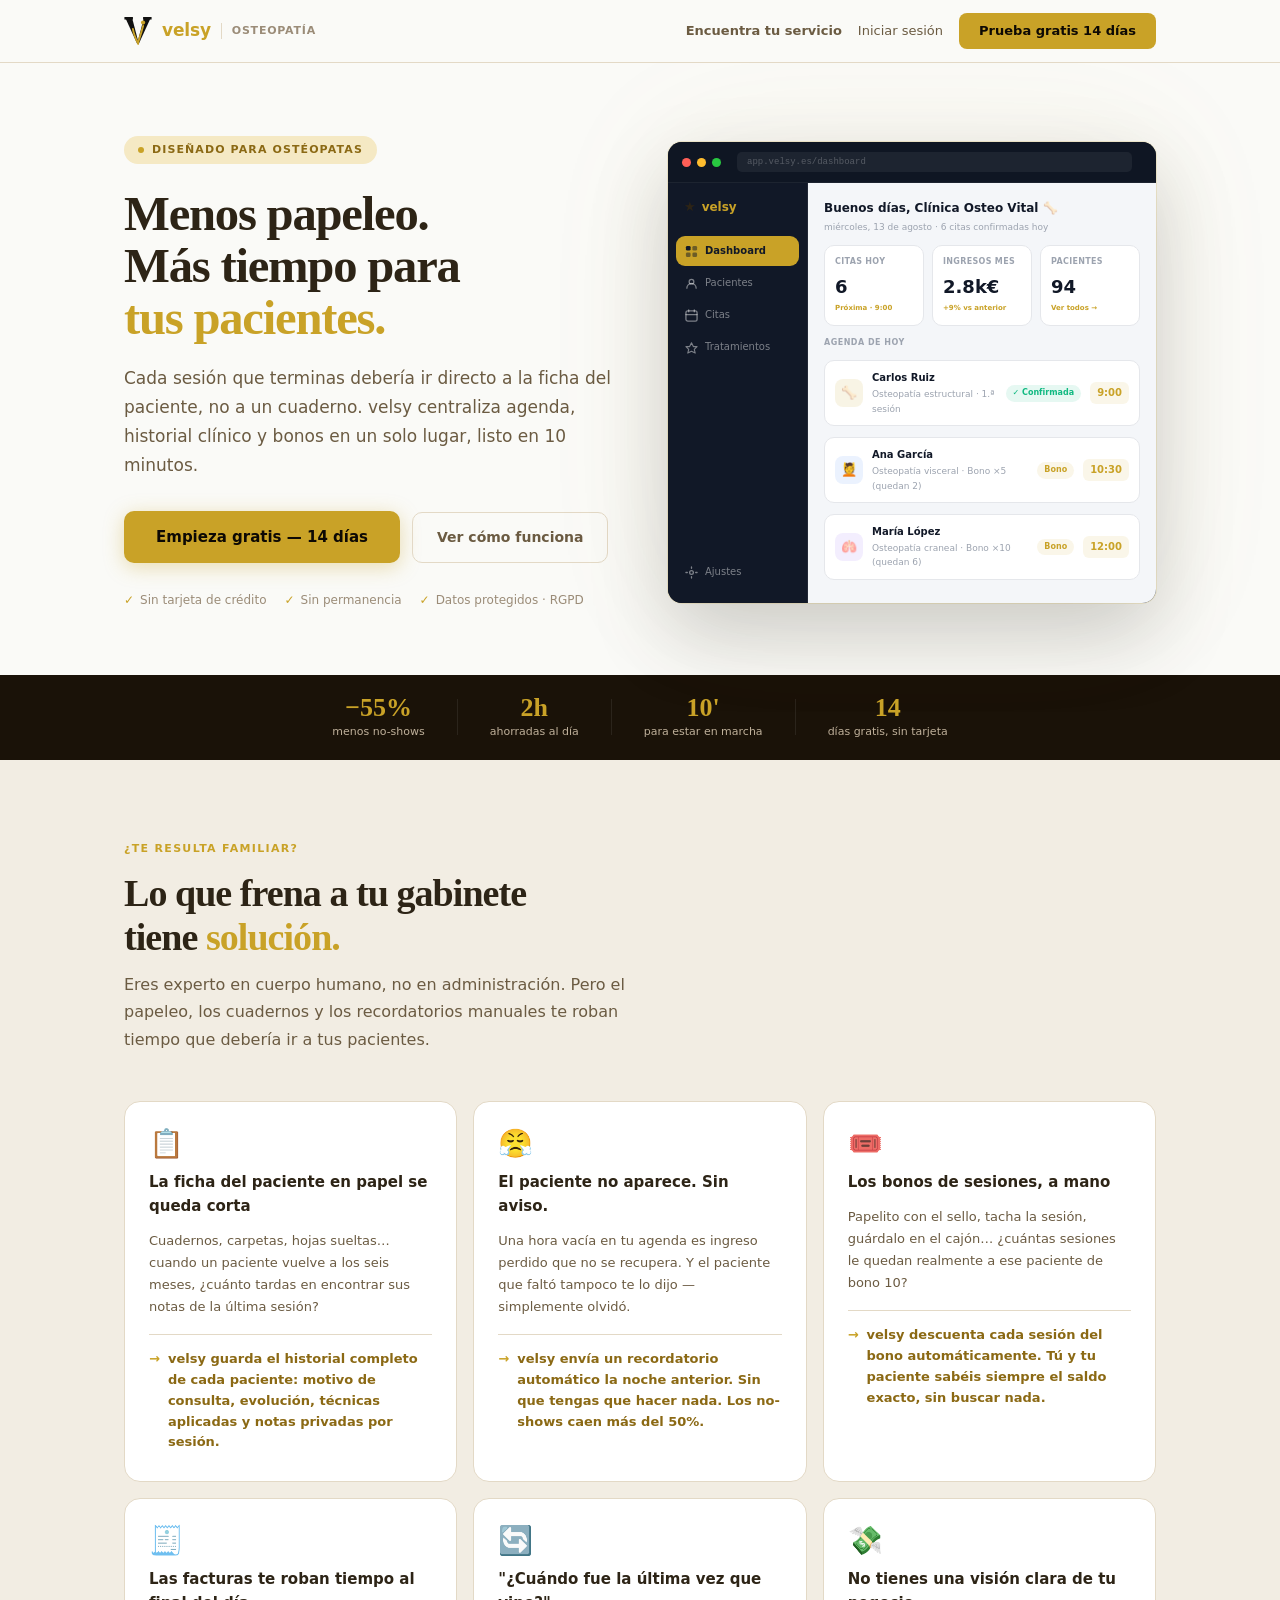
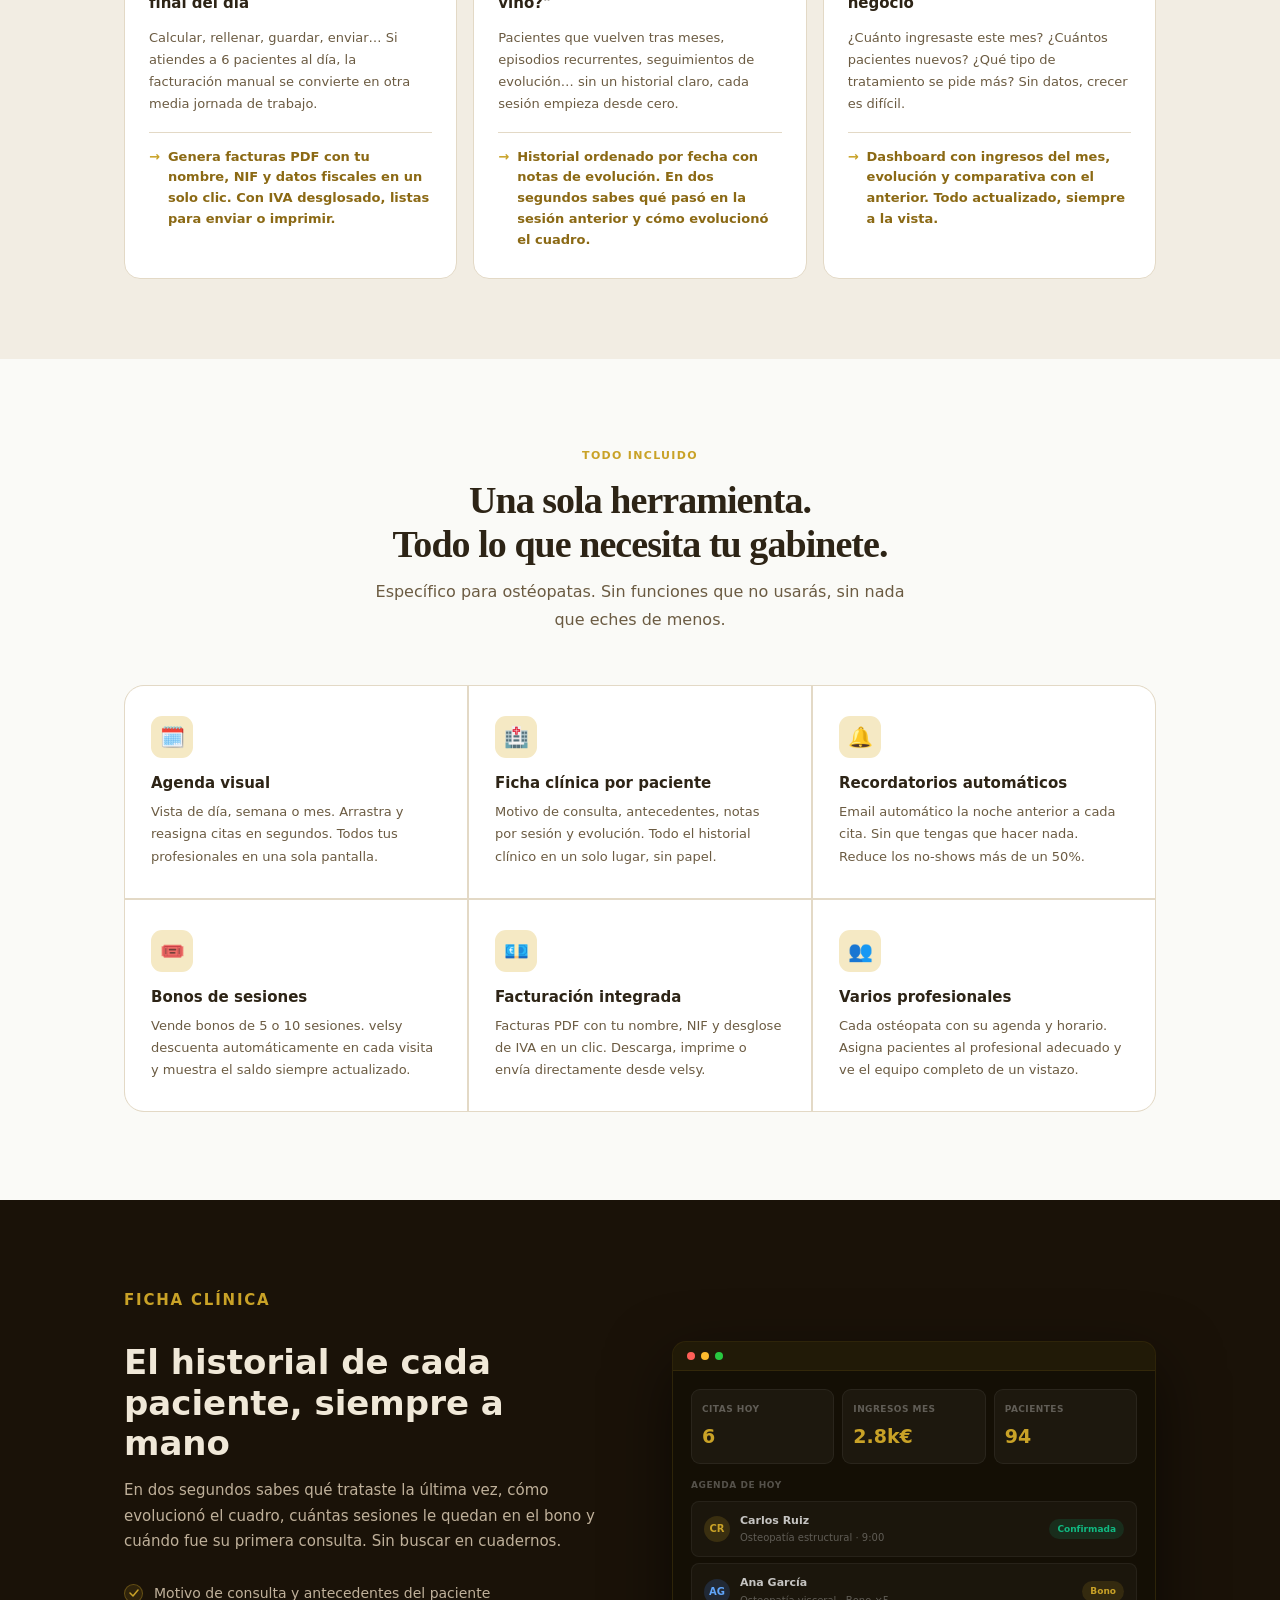
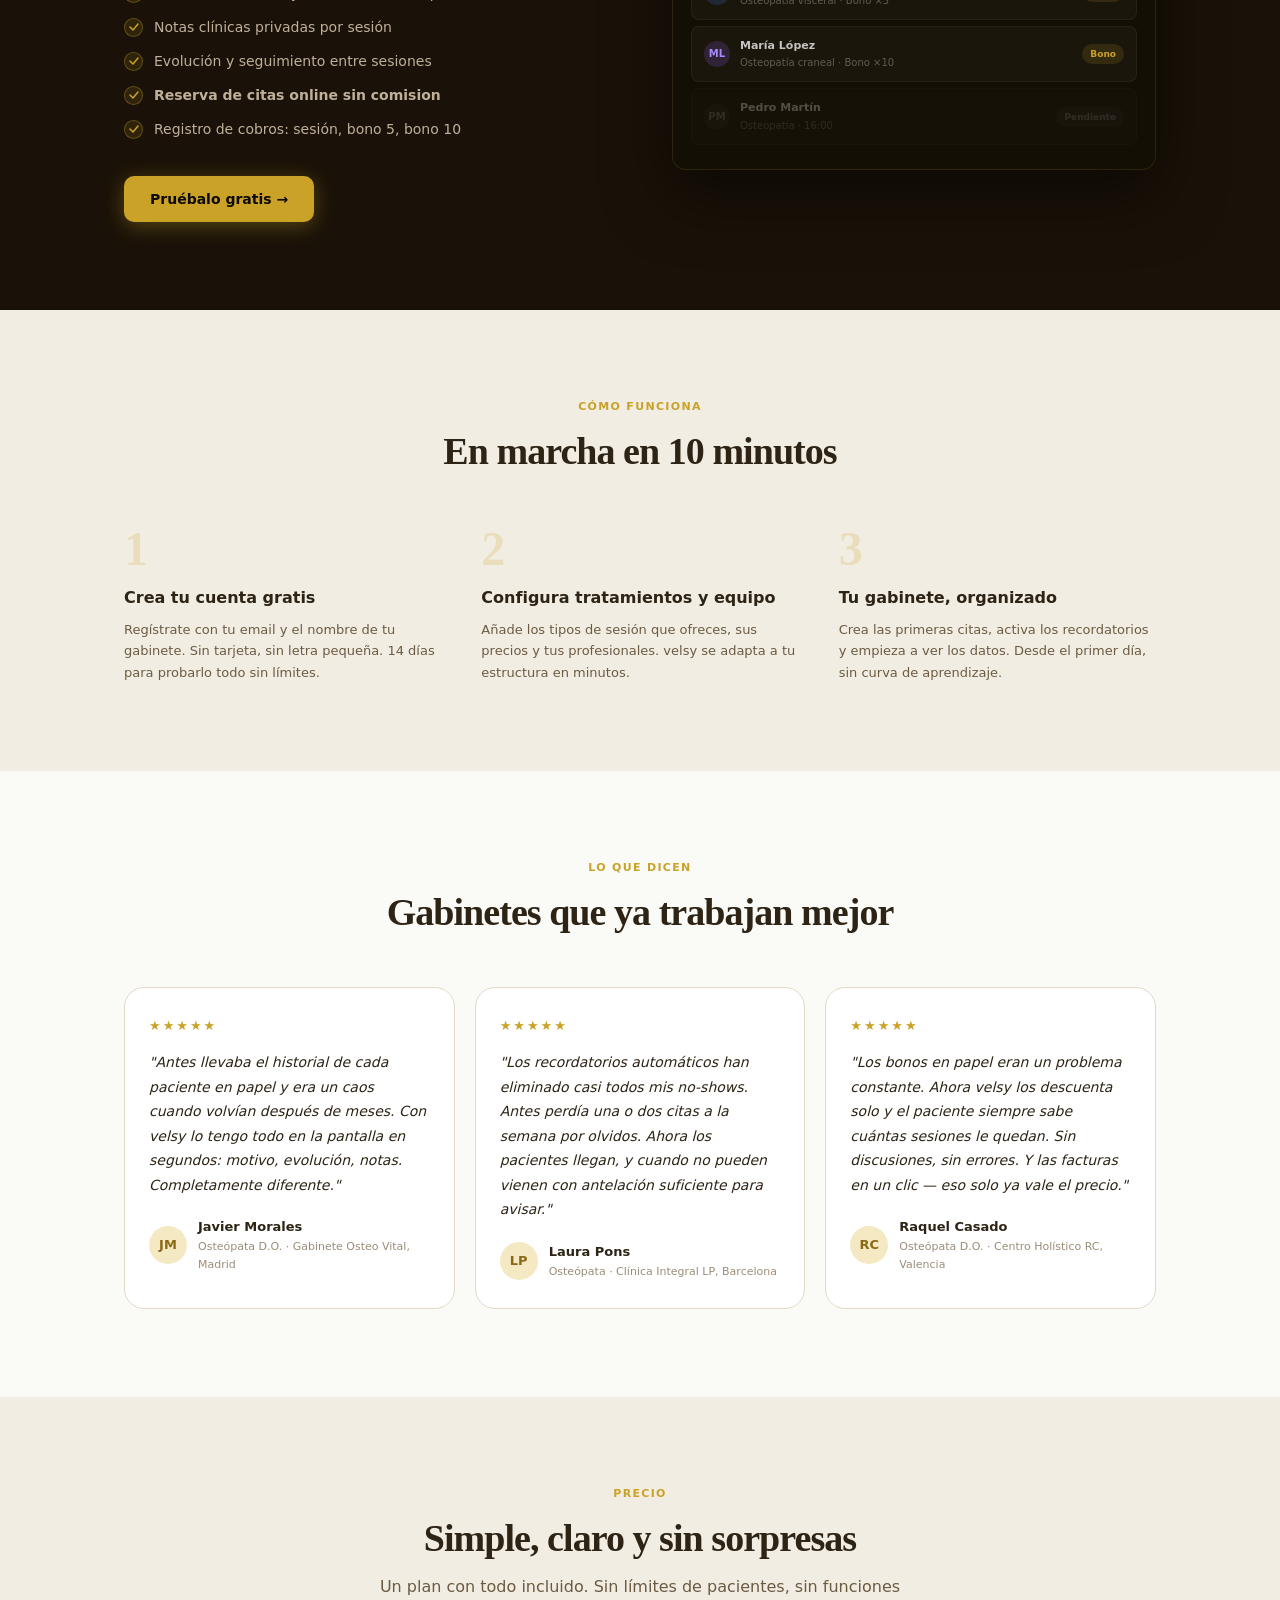
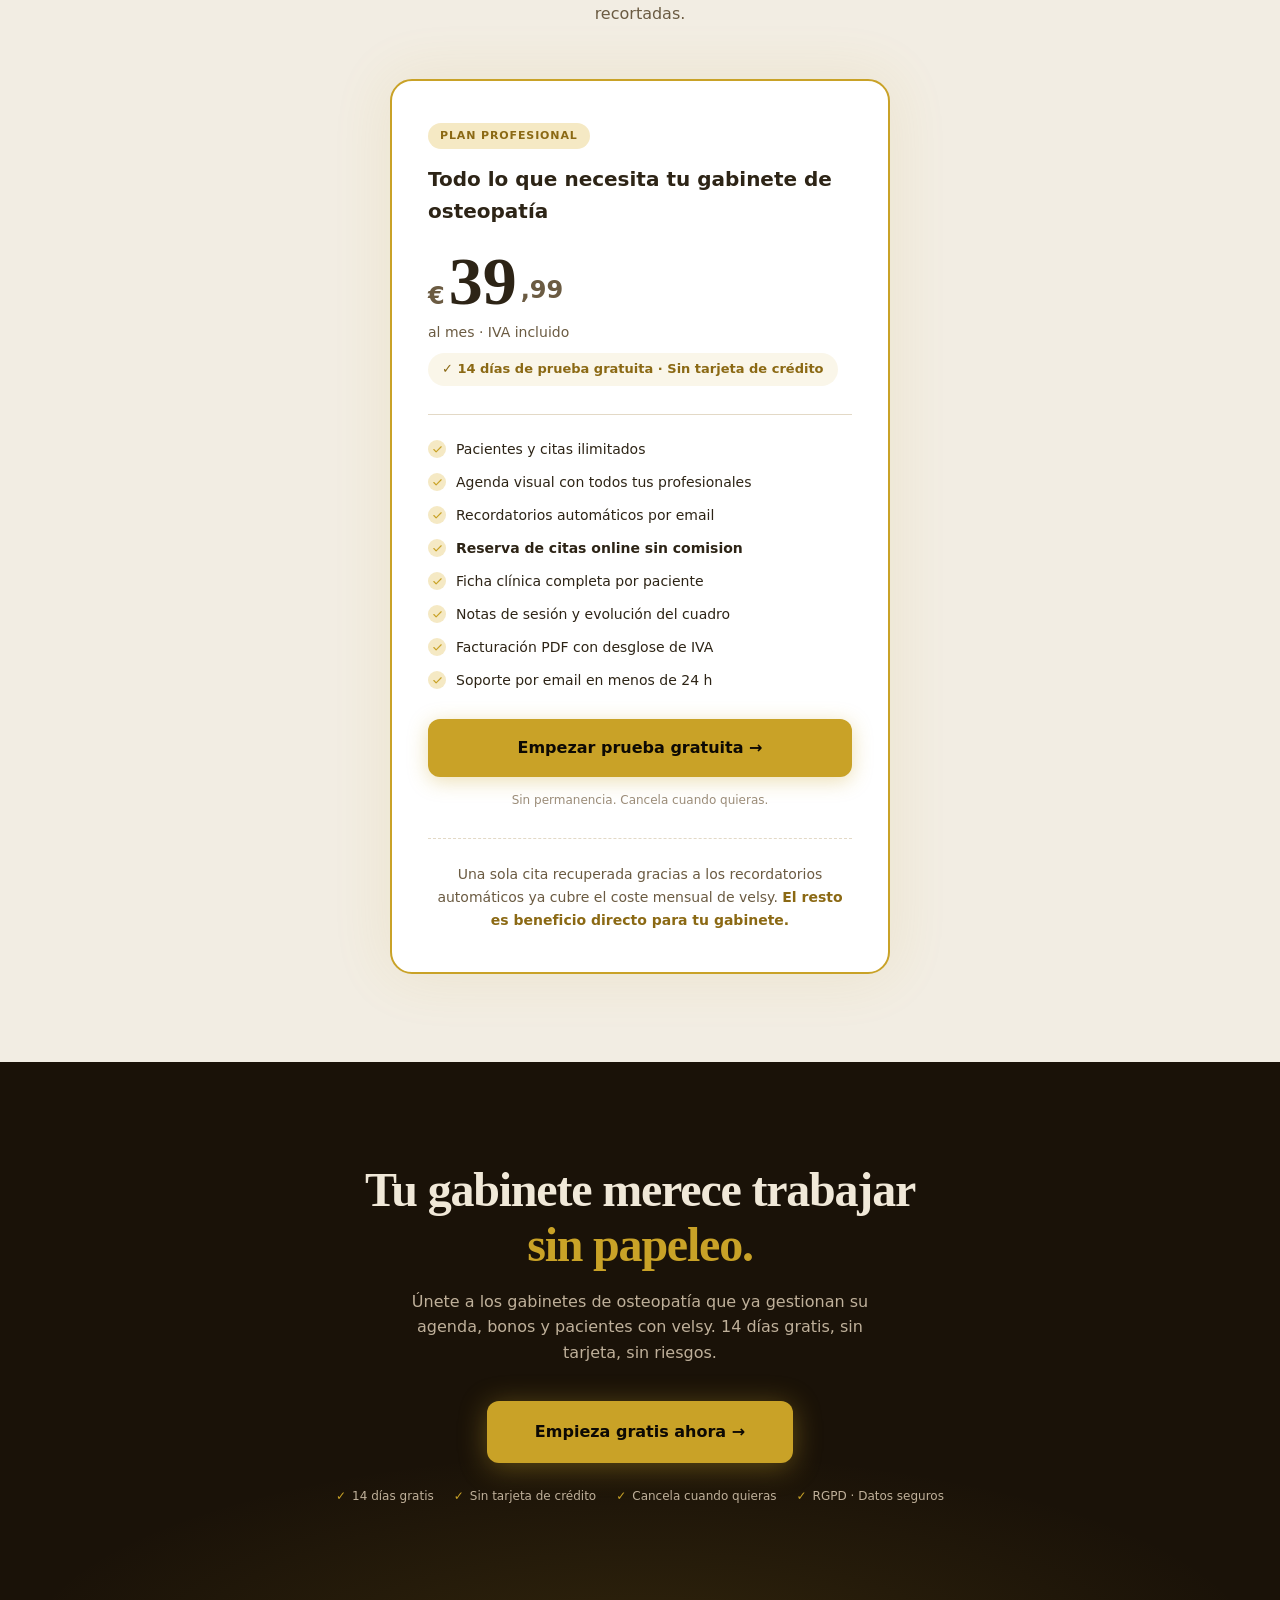
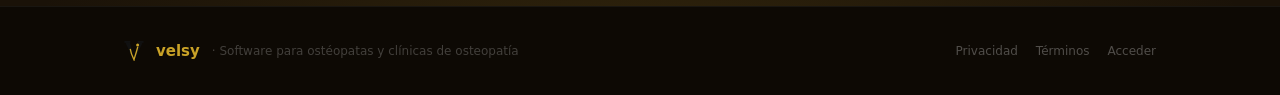
<file: osteopatia/index.html>
<!DOCTYPE html>
<html lang="es">
<head>
  <meta charset="UTF-8">
  <meta name="viewport" content="width=device-width, initial-scale=1.0">
  <link rel="icon" type="image/png" href="/favicon.png" sizes="512x512" />
  <link rel="icon" type="image/x-icon" href="/favicon.ico" />
  <link rel="apple-touch-icon" href="/apple-touch-icon.png" />
  <title>velsy · Software para ostéopatas y clínicas de osteopatía</title>
  <meta name="description" content="Gestiona tu gabinete de osteopatía sin papeles. Ficha clínica por paciente, historial de sesiones, bonos y recordatorios automáticos. Prueba gratis 14 días, sin tarjeta.">
  <meta property="og:title" content="velsy · Software para ostéopatas y clínicas de osteopatía">
  <meta property="og:description" content="Ficha clínica, historial de sesiones, bonos y facturación para ostéopatas. Menos administración, más terapia.">
  <meta property="og:url" content="https://velsy.es/osteopatia">
  <style>
    /* ─── TOKENS ──────────────────────────────── */
    :root {
      --bg:        #FAFAF7;
      --bg-alt:    #F2EDE3;
      --bg-dark:   #1A1208;
      --bg-darker: #0D0904;
      --fg:        #2D2416;
      --fg-mid:    #6B5B42;
      --fg-subtle: #9B8C78;
      --accent:    #C9A227;
      --accent-dk: #8B6914;
      --accent-lt: #F5E9C4;
      --border:    #E3D9C6;
      --card:      #FFFFFF;
      --nav-bg:    rgba(250,250,247,0.92);
      --d-fg:      #F0E8D8;
      --d-fg-mid:  #BFB09A;
    }
    @media (prefers-color-scheme: dark) {
      :root:not([data-theme="light"]) {
        --bg:        #1A1208; --bg-alt:    #231A0E; --bg-dark:   #0D0904; --bg-darker: #070503;
        --fg:        #F0E8D8; --fg-mid:    #C4B89A; --fg-subtle: #8B7D65;
        --border:    #3D3020; --card:      #231A0E; --accent-lt: #3A2A06;
        --nav-bg:    rgba(26,18,8,0.92);
      }
    }
    :root[data-theme="dark"] {
      --bg:        #1A1208; --bg-alt:    #231A0E; --bg-dark:   #0D0904; --bg-darker: #070503;
      --fg:        #F0E8D8; --fg-mid:    #C4B89A; --fg-subtle: #8B7D65;
      --border:    #3D3020; --card:      #231A0E; --accent-lt: #3A2A06;
      --nav-bg:    rgba(26,18,8,0.92);
    }

    *, *::before, *::after { box-sizing: border-box; margin: 0; padding: 0; }
    html { scroll-behavior: smooth; }
    body {
      font-family: system-ui, -apple-system, BlinkMacSystemFont, 'Segoe UI', sans-serif;
      background: var(--bg); color: var(--fg);
      line-height: 1.6; -webkit-font-smoothing: antialiased; overflow-x: hidden;
    }
    a { color: inherit; text-decoration: none; }
    .serif {
      font-family: 'Didot', 'Bodoni MT', 'Playfair Display', Georgia, serif;
      letter-spacing: -0.025em;
    }
    .container { max-width: 1080px; margin: 0 auto; padding: 0 24px; }

    /* ── NAV ──────────────────────────────────────── */
    .site-nav {
      position: sticky; top: 0; z-index: 100;
      background: var(--nav-bg); backdrop-filter: blur(14px);
      border-bottom: 1px solid var(--border);
    }
    .nav-inner { display: flex; align-items: center; justify-content: space-between; height: 62px; }
    .logo { display: flex; align-items: center; gap: 10px; }
    .logo-name  { font-size: 17px; font-weight: 800; color: var(--accent); letter-spacing: -0.01em; }
    .logo-sep   { width: 1px; height: 16px; background: var(--border); }
    .logo-niche { font-size: 11px; font-weight: 600; color: var(--fg-subtle); letter-spacing: 0.07em; text-transform: uppercase; }
    .nav-cta { background: var(--accent); color: #0D0904; font-size: 13px; font-weight: 700; padding: 8px 20px; border-radius: 8px; transition: background .15s; }
    .nav-cta:hover { background: var(--accent-dk); }
    .nav-login { font-size: 13px; font-weight: 500; color: var(--fg-mid); margin-right: 16px; transition: color .15s; }
    .nav-login:hover { color: var(--accent); }
    @media (max-width: 640px) { .logo-sep, .logo-niche, .nav-login { display: none; } }
    .nav-market {
      font-size: 13px; font-weight: 600; color: var(--fg-mid); margin-right: 16px;
      transition: color .15s; white-space: nowrap;
    }
    .nav-market:hover { color: var(--accent); }
    .nav-market .short { display: none; }
    @media (max-width: 480px) { .nav-market .full { display: none; } .nav-market .short { display: inline; } }

    /* ── HERO ─────────────────────────────────────── */
    .hero { padding: 72px 0 64px; }
    .hero-inner { display: grid; grid-template-columns: 1fr 1fr; gap: 56px; align-items: center; }
    @media (max-width: 900px) { .hero-inner { grid-template-columns: 1fr; } .hero-mockup { display: none; } }

    .hero-badge {
      display: inline-flex; align-items: center; gap: 8px;
      background: var(--accent-lt); color: var(--accent-dk);
      font-size: 11px; font-weight: 700; letter-spacing: .1em; text-transform: uppercase;
      padding: 5px 14px; border-radius: 100px; margin-bottom: 24px;
    }
    .hero-badge-dot { width: 6px; height: 6px; border-radius: 50%; background: var(--accent); flex-shrink: 0; }

    .hero h1 { font-size: clamp(30px, 3.8vw, 52px); line-height: 1.07; font-weight: 800; text-wrap: balance; margin-bottom: 20px; }
    .hero h1 em { font-style: normal; color: var(--accent); }
    .hero-sub { font-size: 17px; color: var(--fg-mid); line-height: 1.7; margin-bottom: 32px; max-width: 48ch; }

    .hero-ctas { display: flex; align-items: center; flex-wrap: wrap; gap: 12px; margin-bottom: 28px; }
    .btn-primary {
      background: var(--accent); color: #0D0904;
      font-size: 15px; font-weight: 700; padding: 14px 32px;
      border-radius: 10px; border: none; cursor: pointer;
      box-shadow: 0 4px 20px rgba(201,162,39,.35);
      transition: background .15s, box-shadow .15s, transform .1s; display: inline-block;
    }
    .btn-primary:hover { background: var(--accent-dk); box-shadow: 0 6px 28px rgba(201,162,39,.45); }
    .btn-primary:active { transform: scale(.98); }
    .btn-secondary {
      font-size: 14px; font-weight: 600; color: var(--fg-mid);
      padding: 13px 24px; border-radius: 10px;
      border: 1.5px solid var(--border); display: inline-block;
      transition: border-color .15s, color .15s;
    }
    .btn-secondary:hover { border-color: var(--accent); color: var(--accent); }

    .hero-trust { display: flex; align-items: center; flex-wrap: wrap; gap: 18px; }
    .trust-item { display: flex; align-items: center; gap: 6px; font-size: 12px; color: var(--fg-subtle); font-weight: 500; }
    .trust-check { color: var(--accent); font-weight: 800; }

    /* Mockup */
    .hero-mockup {
      border-radius: 14px; overflow: hidden;
      box-shadow: 0 0 0 1px rgba(201,162,39,.18), 0 32px 80px rgba(0,0,0,.18), 0 0 140px rgba(201,162,39,.07);
      transform: perspective(1200px) rotateY(-4deg) rotateX(2deg);
      transition: transform .5s ease, box-shadow .5s ease; background: #111827;
    }
    .hero-mockup:hover {
      transform: perspective(1200px) rotateY(-1deg) rotateX(.5deg);
      box-shadow: 0 0 0 1px rgba(201,162,39,.25), 0 40px 100px rgba(0,0,0,.22), 0 0 180px rgba(201,162,39,.1);
    }
    .mock-chrome { background: #0f1623; padding: 10px 14px; display: flex; align-items: center; gap: 6px; border-bottom: 1px solid rgba(255,255,255,.06); }
    .mock-dot  { width: 9px; height: 9px; border-radius: 50%; }
    .mock-url  { flex: 1; margin: 0 10px; background: rgba(255,255,255,.06); border-radius: 5px; height: 20px; display: flex; align-items: center; padding: 0 10px; font-size: 9px; color: rgba(255,255,255,.25); font-family: monospace; }
    .mock-app  { display: flex; height: 420px; }
    .mock-sidebar { width: 140px; flex-shrink: 0; background: #111827; border-right: 1px solid rgba(255,255,255,.07); display: flex; flex-direction: column; padding: 14px 8px; }
    .mock-logo { display: flex; align-items: center; gap: 6px; padding: 0 8px; margin-bottom: 18px; }
    .mock-logo-name { font-size: 12px; font-weight: 800; color: #C9A227; }
    .mock-nav-item { display: flex; align-items: center; gap: 7px; padding: 7px 9px; border-radius: 9px; margin-bottom: 2px; font-size: 10px; font-weight: 500; color: rgba(255,255,255,.45); }
    .mock-nav-item.active { background: #C9A227; color: #111827; font-weight: 700; }
    .mock-nav-icon { width: 13px; height: 13px; flex-shrink: 0; }
    .mock-main { flex: 1; background: #f4f6f9; overflow: hidden; padding: 16px; display: flex; flex-direction: column; gap: 11px; }
    .mock-header { font-size: 12px; font-weight: 800; color: #111827; }
    .mock-sub   { font-size: 9px; color: #9ca3af; margin-top: 1px; }
    .mock-stats { display: grid; grid-template-columns: repeat(3,1fr); gap: 8px; }
    .mock-stat-card { background: #fff; border-radius: 10px; padding: 10px; border: 1px solid #e5e7eb; }
    .mock-stat-lbl  { font-size: 8px; color: #9ca3af; font-weight: 600; letter-spacing: .04em; text-transform: uppercase; margin-bottom: 4px; }
    .mock-stat-val  { font-size: 18px; font-weight: 800; color: #111827; font-variant-numeric: tabular-nums; }
    .mock-stat-sub  { font-size: 7px; color: #C9A227; font-weight: 600; margin-top: 2px; }
    .mock-lbl  { font-size: 8px; font-weight: 700; color: #9ca3af; letter-spacing: .06em; text-transform: uppercase; }
    .mock-apt  { background: #fff; border-radius: 10px; padding: 9px 10px; border: 1px solid #e5e7eb; display: flex; align-items: center; gap: 9px; }
    .mock-apt-icon  { width: 28px; height: 28px; border-radius: 8px; display: flex; align-items: center; justify-content: center; font-size: 13px; flex-shrink: 0; }
    .mock-apt-name  { font-size: 10px; font-weight: 700; color: #111827; }
    .mock-apt-treat { font-size: 9px; color: #9ca3af; margin-top: 1px; }
    .mock-apt-time  { margin-left: auto; font-size: 10px; font-weight: 700; color: #C9A227; flex-shrink: 0; background: rgba(201,162,39,.1); padding: 3px 7px; border-radius: 6px; }
    .mock-apt-badge { font-size: 8px; font-weight: 700; padding: 2px 7px; border-radius: 20px; flex-shrink: 0; }

    /* ── PROOF BAR ────────────────────────────── */
    .proof-bar { background: var(--bg-dark); padding: 20px 0; }
    .proof-inner { display: flex; align-items: center; justify-content: center; flex-wrap: wrap; gap: 32px; }
    .proof-item { display: flex; flex-direction: column; align-items: center; gap: 2px; }
    .proof-num { font-size: 26px; font-weight: 800; color: var(--accent); font-family: 'Didot', Georgia, serif; font-variant-numeric: tabular-nums; line-height: 1; }
    .proof-lbl { font-size: 11px; color: var(--d-fg-mid); font-weight: 500; }
    .proof-sep { width: 1px; height: 36px; background: rgba(255,255,255,.08); }
    @media (max-width: 600px) { .proof-sep { display: none; } }

    /* ── PAIN ─────────────────────────────────────── */
    .pain { background: var(--bg-alt); padding: 80px 0; }
    .pain-eyebrow { font-size: 11px; font-weight: 700; letter-spacing: .12em; text-transform: uppercase; color: var(--accent); margin-bottom: 14px; }
    .pain-title { font-size: clamp(24px, 3vw, 38px); font-weight: 800; line-height: 1.15; text-wrap: balance; margin-bottom: 12px; }
    .pain-title em { font-style: normal; color: var(--accent); }
    .pain-sub { font-size: 16px; color: var(--fg-mid); line-height: 1.7; margin-bottom: 48px; max-width: 54ch; }
    .pain-grid { display: grid; grid-template-columns: repeat(auto-fit, minmax(280px, 1fr)); gap: 16px; }
    .pain-card { background: var(--card); border: 1.5px solid var(--border); border-radius: 16px; padding: 28px 24px; display: flex; flex-direction: column; gap: 12px; }
    .pain-icon { font-size: 28px; line-height: 1; }
    .pain-head { font-size: 15px; font-weight: 700; color: var(--fg); }
    .pain-desc { font-size: 13px; color: var(--fg-mid); line-height: 1.7; }
    .pain-answer { margin-top: 4px; padding-top: 14px; border-top: 1px solid var(--border); font-size: 13px; color: var(--accent-dk); font-weight: 600; display: flex; align-items: flex-start; gap: 8px; }
    .pain-answer::before { content: '→'; color: var(--accent); font-weight: 800; flex-shrink: 0; }

    /* ── FEATURES ─────────────────────────────────── */
    .features { padding: 88px 0; }
    .sec-head { text-align: center; margin-bottom: 52px; }
    .sec-eyebrow { font-size: 11px; font-weight: 700; letter-spacing: .12em; text-transform: uppercase; color: var(--accent); margin-bottom: 14px; }
    .sec-title { font-size: clamp(24px, 3vw, 38px); font-weight: 800; line-height: 1.15; text-wrap: balance; margin-bottom: 12px; }
    .sec-sub { font-size: 16px; color: var(--fg-mid); line-height: 1.7; max-width: 52ch; margin: 0 auto; }
    .feat-grid { display: grid; grid-template-columns: repeat(3, 1fr); gap: 2px; background: var(--border); border: 1px solid var(--border); border-radius: 20px; overflow: hidden; }
    @media (max-width: 700px) { .feat-grid { grid-template-columns: 1fr; } }
    .feat-card { background: var(--card); padding: 30px 26px; transition: background .15s; }
    .feat-card:hover { background: var(--bg-alt); }
    .feat-icon { width: 42px; height: 42px; background: var(--accent-lt); border-radius: 11px; display: flex; align-items: center; justify-content: center; font-size: 20px; margin-bottom: 16px; }
    .feat-title { font-size: 15px; font-weight: 700; color: var(--fg); margin-bottom: 8px; line-height: 1.3; }
    .feat-desc  { font-size: 13px; color: var(--fg-mid); line-height: 1.7; }

    /* ── MOCKUP SECTION ───────────────────────────── */
    .mockup-section { background: var(--bg-dark); padding: 88px 0; }
    .mockup-inner { display: grid; grid-template-columns: 1fr 1fr; gap: 64px; align-items: center; }
    @media (max-width: 820px) { .mockup-inner { grid-template-columns: 1fr; } }
    .mockup-text h2 { font-size: clamp(22px, 2.8vw, 34px); font-weight: 800; color: var(--d-fg); line-height: 1.2; margin-bottom: 14px; }
    .mockup-text p  { font-size: 15px; color: var(--d-fg-mid); line-height: 1.7; margin-bottom: 28px; }
    .check-list { list-style: none; display: flex; flex-direction: column; gap: 13px; margin-bottom: 36px; }
    .check-item { display: flex; align-items: flex-start; gap: 11px; font-size: 14px; color: var(--d-fg-mid); line-height: 1.5; }
    .check-ring { width: 19px; height: 19px; border-radius: 50%; background: rgba(201,162,39,.12); border: 1.5px solid rgba(201,162,39,.35); display: flex; align-items: center; justify-content: center; flex-shrink: 0; margin-top: 1px; }
    .app-window { background: #140f05; border: 1px solid rgba(201,162,39,.14); border-radius: 14px; overflow: hidden; box-shadow: 0 24px 64px rgba(0,0,0,.55); }
    .app-bar { background: rgba(201,162,39,.07); border-bottom: 1px solid rgba(201,162,39,.1); padding: 10px 14px; display: flex; align-items: center; gap: 6px; }
    .app-dot { width: 8px; height: 8px; border-radius: 50%; }
    .app-body { padding: 18px; }
    .stat-row { display: grid; grid-template-columns: repeat(3, 1fr); gap: 8px; margin-bottom: 14px; }
    .stat-box { background: rgba(255,255,255,.04); border: 1px solid rgba(255,255,255,.06); border-radius: 9px; padding: 12px 10px; }
    .stat-lbl { font-size: 9px; color: rgba(255,255,255,.3); font-weight: 600; letter-spacing: .05em; text-transform: uppercase; margin-bottom: 5px; }
    .stat-val { font-size: 19px; font-weight: 800; color: var(--accent); font-variant-numeric: tabular-nums; }
    .apt-label { font-size: 9px; color: rgba(255,255,255,.28); font-weight: 600; letter-spacing: .06em; text-transform: uppercase; margin-bottom: 8px; }
    .apt-row { background: rgba(255,255,255,.03); border: 1px solid rgba(255,255,255,.05); border-radius: 8px; padding: 10px 12px; display: flex; align-items: center; gap: 10px; margin-bottom: 6px; }
    .apt-av { width: 26px; height: 26px; border-radius: 50%; flex-shrink: 0; display: flex; align-items: center; justify-content: center; font-size: 10px; font-weight: 800; }
    .apt-name { font-size: 11px; color: rgba(255,255,255,.75); font-weight: 600; }
    .apt-sub  { font-size: 10px; color: rgba(255,255,255,.3); margin-top: 1px; }
    .apt-badge { margin-left: auto; font-size: 9px; font-weight: 700; padding: 3px 8px; border-radius: 20px; white-space: nowrap; flex-shrink: 0; }

    /* ── STEPS ────────────────────────────────────── */
    .steps { padding: 88px 0; background: var(--bg-alt); }
    .steps-row { display: grid; grid-template-columns: repeat(auto-fit, minmax(200px, 1fr)); gap: 40px; margin-top: 48px; }
    .step-num  { font-size: 48px; font-weight: 800; color: var(--accent); opacity: .2; font-family: 'Didot', Georgia, serif; line-height: 1; margin-bottom: 12px; font-variant-numeric: tabular-nums; }
    .step-title{ font-size: 16px; font-weight: 700; color: var(--fg); margin-bottom: 8px; }
    .step-desc { font-size: 13px; color: var(--fg-mid); line-height: 1.65; }

    /* ── TESTIMONIALS ─────────────────────────────── */
    .testimonials { padding: 88px 0; }
    .testi-grid { display: grid; grid-template-columns: repeat(auto-fit, minmax(280px, 1fr)); gap: 20px; margin-top: 52px; }
    .testi-card { background: var(--card); border: 1px solid var(--border); border-radius: 20px; padding: 28px 24px; }
    .stars { color: var(--accent); font-size: 13px; letter-spacing: 2px; margin-bottom: 14px; }
    .testi-text { font-size: 14px; color: var(--fg); line-height: 1.75; font-style: italic; margin-bottom: 20px; }
    .testi-author { display: flex; align-items: center; gap: 11px; }
    .author-av { width: 38px; height: 38px; border-radius: 50%; flex-shrink: 0; background: var(--accent-lt); display: flex; align-items: center; justify-content: center; font-size: 13px; font-weight: 800; color: var(--accent-dk); }
    .author-name { font-size: 13px; font-weight: 700; color: var(--fg); }
    .author-role { font-size: 11px; color: var(--fg-subtle); }

    /* ── PRICING ──────────────────────────────────── */
    .pricing { padding: 88px 0; background: var(--bg-alt); }
    .pricing-card { max-width: 500px; margin: 0 auto; background: var(--card); border: 2px solid var(--accent); border-radius: 22px; padding: 40px 36px; box-shadow: 0 0 60px rgba(201,162,39,.12); }
    .price-badge { display: inline-block; background: var(--accent-lt); color: var(--accent-dk); font-size: 11px; font-weight: 700; letter-spacing: .08em; text-transform: uppercase; padding: 4px 12px; border-radius: 20px; margin-bottom: 14px; }
    .price-name { font-size: 20px; font-weight: 700; color: var(--fg); margin-bottom: 20px; }
    .price-amount { display: flex; align-items: baseline; gap: 4px; margin-bottom: 6px; }
    .price-eur { font-size: 24px; font-weight: 700; color: var(--fg-mid); }
    .price-num { font-size: clamp(52px, 8vw, 68px); font-weight: 800; color: var(--fg); font-family: 'Didot', Georgia, serif; line-height: 1; font-variant-numeric: tabular-nums; }
    .price-period { font-size: 14px; color: var(--fg-mid); margin-bottom: 10px; }
    .price-trial { display: inline-flex; align-items: center; gap: 6px; background: rgba(201,162,39,.1); color: var(--accent-dk); font-size: 13px; font-weight: 600; padding: 6px 14px; border-radius: 20px; margin-bottom: 28px; }
    .price-div { border: none; border-top: 1px solid var(--border); margin: 0 0 24px; }
    .price-feats { list-style: none; display: flex; flex-direction: column; gap: 12px; margin-bottom: 28px; }
    .price-feats li { display: flex; align-items: flex-start; gap: 10px; font-size: 14px; color: var(--fg); line-height: 1.5; }
    .price-feats li::before {
      content: '';
      width: 18px; height: 18px; border-radius: 50%; flex-shrink: 0; margin-top: 1px;
      background: var(--accent-lt) url("data:image/svg+xml,%3Csvg xmlns='http://www.w3.org/2000/svg' viewBox='0 0 24 24' fill='none' stroke='%23c9a227' stroke-width='2.5' stroke-linecap='round' stroke-linejoin='round'%3E%3Cpolyline points='20 6 9 17 4 12'/%3E%3C/svg%3E") center/11px no-repeat;
    }
    .price-btn { display: block; width: 100%; padding: 16px; background: var(--accent); color: #0D0904; font-size: 16px; font-weight: 700; border-radius: 12px; text-align: center; border: none; cursor: pointer; box-shadow: 0 4px 20px rgba(201,162,39,.35); transition: background .15s, transform .1s; }
    .price-btn:hover { background: var(--accent-dk); transform: translateY(-1px); }
    .price-note { text-align: center; font-size: 12px; color: var(--fg-subtle); margin-top: 14px; }
    .price-roi { text-align: center; margin-top: 28px; padding-top: 24px; border-top: 1px dashed var(--border); }
    .price-roi-text { font-size: 14px; color: var(--fg-mid); line-height: 1.65; }
    .price-roi strong { color: var(--accent-dk); }

    /* ── CTA FINAL ────────────────────────────────── */
    .cta-final { background: var(--bg-dark); padding: 100px 0; text-align: center; position: relative; overflow: hidden; }
    .cta-final::before { content: ''; position: absolute; inset: 0; background: radial-gradient(ellipse 70% 55% at 50% 110%, rgba(201,162,39,.13) 0%, transparent 70%); pointer-events: none; }
    .cta-final h2 { font-size: clamp(28px, 3.8vw, 48px); font-weight: 800; color: var(--d-fg); line-height: 1.15; text-wrap: balance; max-width: 680px; margin: 0 auto 16px; position: relative; z-index: 1; }
    .cta-final h2 em { font-style: normal; color: var(--accent); }
    .cta-final p { font-size: 16px; color: var(--d-fg-mid); margin-bottom: 36px; position: relative; z-index: 1; max-width: 50ch; margin-left: auto; margin-right: auto; }
    .btn-cta-lg { background: var(--accent); color: #0D0904; font-size: 16px; font-weight: 700; padding: 18px 48px; border-radius: 12px; border: none; cursor: pointer; box-shadow: 0 4px 28px rgba(201,162,39,.4); display: inline-block; transition: background .15s, box-shadow .15s; position: relative; z-index: 1; }
    .btn-cta-lg:hover { background: var(--accent-dk); box-shadow: 0 8px 36px rgba(201,162,39,.5); }
    .cta-pills { display: flex; align-items: center; justify-content: center; flex-wrap: wrap; gap: 20px; margin-top: 24px; position: relative; z-index: 1; }
    .cta-pill  { font-size: 12px; color: var(--d-fg-mid); display: flex; align-items: center; gap: 6px; }
    .cta-pill::before { content: '✓'; color: var(--accent); font-weight: 800; }

    /* ── FOOTER ───────────────────────────────────── */
    .site-footer { background: var(--bg-darker); border-top: 1px solid rgba(255,255,255,.05); padding: 32px 0; }
    .footer-row { display: flex; align-items: center; justify-content: space-between; flex-wrap: wrap; gap: 14px; }
    .footer-logo-name { font-size: 15px; font-weight: 800; color: var(--accent); }
    .footer-copy { font-size: 12px; color: rgba(255,255,255,.22); }
    .footer-links { display: flex; gap: 18px; }
    .footer-link { font-size: 12px; color: rgba(255,255,255,.28); transition: color .15s; }
    .footer-link:hover { color: var(--accent); }

    /* ── ANIMATIONS ───────────────────────────────── */
    .fi { opacity: 0; transform: translateY(20px); transition: opacity .55s ease, transform .55s ease; }
    .fi.on { opacity: 1; transform: translateY(0); }
    @media (prefers-reduced-motion: reduce) { .fi { opacity: 1; transform: none; transition: none; } }
  </style>
</head>
<body>

<!-- NAV -->
<header class="site-nav">
  <div class="container nav-inner">
    <a href="https://velsy.es" class="logo" aria-label="velsy inicio">
      <svg width="28" height="28" viewBox="0 0 64 66" fill="none" aria-hidden="true">
        <path d="M2,2 L18,2 L34,63 L30,63 Z" fill="#111111"/>
        <path d="M62,2 L46,2 L30,63 L34,63 Z" fill="#111111"/>
        <rect x="0" y="0" width="20" height="6" fill="#111111"/>
        <rect x="44" y="0" width="20" height="6" fill="#111111"/>
        <circle cx="44" cy="13" r="5" fill="#c9a227"/>
        <path d="M20,28 C22,42 29,56 32,62 C33,56 38,44 44,21" stroke="#c9a227" stroke-width="4.5" stroke-linecap="round" fill="none"/>
      </svg>
      <span class="logo-name">velsy</span>
      <span class="logo-sep" aria-hidden="true"></span>
      <span class="logo-niche">Osteopatía</span>
    </a>
    <div style="display:flex;align-items:center">
      <a href="/encuentra-tu-servicio/" class="nav-market"><span class="full">Encuentra tu servicio</span><span class="short">Buscar</span></a>
      <a href="https://app.velsy.es/login" class="nav-login">Iniciar sesión</a>
      <a href="https://app.velsy.es/register" class="nav-cta">Prueba gratis 14 días</a>
    </div>
  </div>
</header>

<!-- HERO -->
<section class="hero">
  <div class="container">
    <div class="hero-inner">

      <div>
        <div class="hero-badge fi"><span class="hero-badge-dot" aria-hidden="true"></span>Diseñado para ostéopatas</div>
        <h1 class="serif fi">Menos papeleo.<br>Más tiempo para<br><em>tus pacientes.</em></h1>
        <p class="hero-sub fi">Cada sesión que terminas debería ir directo a la ficha del paciente, no a un cuaderno. velsy centraliza agenda, historial clínico y bonos en un solo lugar, listo en 10 minutos.</p>
        <div class="hero-ctas fi">
          <a href="https://app.velsy.es/register" class="btn-primary">Empieza gratis — 14 días</a>
          <a href="#como-funciona" class="btn-secondary">Ver cómo funciona</a>
        </div>
        <div class="hero-trust fi">
          <span class="trust-item"><span class="trust-check">✓</span>Sin tarjeta de crédito</span>
          <span class="trust-item"><span class="trust-check">✓</span>Sin permanencia</span>
          <span class="trust-item"><span class="trust-check">✓</span>Datos protegidos · RGPD</span>
        </div>
      </div>

      <div class="hero-mockup fi" aria-hidden="true">
        <div class="mock-chrome">
          <div class="mock-dot" style="background:#ff5f57"></div>
          <div class="mock-dot" style="background:#febc2e"></div>
          <div class="mock-dot" style="background:#28c840"></div>
          <div class="mock-url">app.velsy.es/dashboard</div>
        </div>
        <div class="mock-app">
          <div class="mock-sidebar">
            <div class="mock-logo"><span style="font-size:13px">★</span><span class="mock-logo-name">velsy</span></div>
            <div class="mock-nav-item active">
              <svg class="mock-nav-icon" viewBox="0 0 14 14" fill="none"><rect x="1" y="1" width="5" height="5" rx="1.5" fill="currentColor"/><rect x="8" y="1" width="5" height="5" rx="1.5" fill="currentColor" opacity=".5"/><rect x="1" y="8" width="5" height="5" rx="1.5" fill="currentColor" opacity=".5"/><rect x="8" y="8" width="5" height="5" rx="1.5" fill="currentColor" opacity=".5"/></svg>
              Dashboard
            </div>
            <div class="mock-nav-item">
              <svg class="mock-nav-icon" viewBox="0 0 14 14" fill="none"><circle cx="7" cy="5" r="2.5" stroke="currentColor" stroke-width="1.4"/><path d="M2 12c0-2.8 2.2-5 5-5s5 2.2 5 5" stroke="currentColor" stroke-width="1.4" stroke-linecap="round"/></svg>
              Pacientes
            </div>
            <div class="mock-nav-item">
              <svg class="mock-nav-icon" viewBox="0 0 14 14" fill="none"><rect x="1" y="2" width="12" height="11" rx="2" stroke="currentColor" stroke-width="1.4"/><path d="M4 1v2M10 1v2M1 6h12" stroke="currentColor" stroke-width="1.4" stroke-linecap="round"/></svg>
              Citas
            </div>
            <div class="mock-nav-item">
              <svg class="mock-nav-icon" viewBox="0 0 14 14" fill="none"><path d="M7 2L9 6H13L10 9L11 13L7 11L3 13L4 9L1 6H5L7 2Z" stroke="currentColor" stroke-width="1.2" stroke-linejoin="round"/></svg>
              Tratamientos
            </div>
            <div class="mock-nav-item" style="margin-top:auto">
              <svg class="mock-nav-icon" viewBox="0 0 14 14" fill="none"><circle cx="7" cy="7" r="2" stroke="currentColor" stroke-width="1.4"/><path d="M7 1v1.5M7 11.5V13M1 7h1.5M11.5 7H13" stroke="currentColor" stroke-width="1.4" stroke-linecap="round"/></svg>
              Ajustes
            </div>
          </div>
          <div class="mock-main">
            <div>
              <div class="mock-header">Buenos días, Clínica Osteo Vital 🦴</div>
              <div class="mock-sub">miércoles, 13 de agosto · 6 citas confirmadas hoy</div>
            </div>
            <div class="mock-stats">
              <div class="mock-stat-card"><div class="mock-stat-lbl">Citas hoy</div><div class="mock-stat-val">6</div><div class="mock-stat-sub">Próxima · 9:00</div></div>
              <div class="mock-stat-card"><div class="mock-stat-lbl">Ingresos mes</div><div class="mock-stat-val">2.8k€</div><div class="mock-stat-sub">+9% vs anterior</div></div>
              <div class="mock-stat-card"><div class="mock-stat-lbl">Pacientes</div><div class="mock-stat-val">94</div><div class="mock-stat-sub">Ver todos →</div></div>
            </div>
            <div class="mock-lbl">Agenda de hoy</div>
            <div class="mock-apt">
              <div class="mock-apt-icon" style="background:rgba(201,162,39,.12)">🦴</div>
              <div><div class="mock-apt-name">Carlos Ruiz</div><div class="mock-apt-treat">Osteopatía estructural · 1.ª sesión</div></div>
              <div class="mock-apt-badge" style="background:rgba(16,185,129,.1);color:#10b981">✓ Confirmada</div>
              <div class="mock-apt-time">9:00</div>
            </div>
            <div class="mock-apt">
              <div class="mock-apt-icon" style="background:rgba(59,130,246,.1)">💆</div>
              <div><div class="mock-apt-name">Ana García</div><div class="mock-apt-treat">Osteopatía visceral · Bono ×5 (quedan 2)</div></div>
              <div class="mock-apt-badge" style="background:rgba(201,162,39,.1);color:#C9A227">Bono</div>
              <div class="mock-apt-time">10:30</div>
            </div>
            <div class="mock-apt">
              <div class="mock-apt-icon" style="background:rgba(139,92,246,.1)">🫁</div>
              <div><div class="mock-apt-name">María López</div><div class="mock-apt-treat">Osteopatía craneal · Bono ×10 (quedan 6)</div></div>
              <div class="mock-apt-badge" style="background:rgba(201,162,39,.1);color:#C9A227">Bono</div>
              <div class="mock-apt-time">12:00</div>
            </div>
          </div>
        </div>
      </div>

    </div>
  </div>
</section>

<!-- PROOF BAR -->
<div class="proof-bar">
  <div class="container">
    <div class="proof-inner">
      <div class="proof-item fi">
        <span class="proof-num">−55%</span>
        <span class="proof-lbl">menos no-shows</span>
      </div>
      <div class="proof-sep"></div>
      <div class="proof-item fi">
        <span class="proof-num">2h</span>
        <span class="proof-lbl">ahorradas al día</span>
      </div>
      <div class="proof-sep"></div>
      <div class="proof-item fi">
        <span class="proof-num">10'</span>
        <span class="proof-lbl">para estar en marcha</span>
      </div>
      <div class="proof-sep"></div>
      <div class="proof-item fi">
        <span class="proof-num">14</span>
        <span class="proof-lbl">días gratis, sin tarjeta</span>
      </div>
    </div>
  </div>
</div>

<!-- PAIN -->
<section class="pain" aria-label="Problemas habituales">
  <div class="container">
    <p class="pain-eyebrow fi">¿Te resulta familiar?</p>
    <h2 class="pain-title serif fi">Lo que frena a tu gabinete<br>tiene <em>solución.</em></h2>
    <p class="pain-sub fi">Eres experto en cuerpo humano, no en administración. Pero el papeleo, los cuadernos y los recordatorios manuales te roban tiempo que debería ir a tus pacientes.</p>

    <div class="pain-grid">
      <div class="pain-card fi">
        <div class="pain-icon">📋</div>
        <div class="pain-head">La ficha del paciente en papel se queda corta</div>
        <div class="pain-desc">Cuadernos, carpetas, hojas sueltas… cuando un paciente vuelve a los seis meses, ¿cuánto tardas en encontrar sus notas de la última sesión?</div>
        <div class="pain-answer">velsy guarda el historial completo de cada paciente: motivo de consulta, evolución, técnicas aplicadas y notas privadas por sesión.</div>
      </div>
      <div class="pain-card fi">
        <div class="pain-icon">😤</div>
        <div class="pain-head">El paciente no aparece. Sin aviso.</div>
        <div class="pain-desc">Una hora vacía en tu agenda es ingreso perdido que no se recupera. Y el paciente que faltó tampoco te lo dijo — simplemente olvidó.</div>
        <div class="pain-answer">velsy envía un recordatorio automático la noche anterior. Sin que tengas que hacer nada. Los no-shows caen más del 50%.</div>
      </div>
      <div class="pain-card fi">
        <div class="pain-icon">🎟️</div>
        <div class="pain-head">Los bonos de sesiones, a mano</div>
        <div class="pain-desc">Papelito con el sello, tacha la sesión, guárdalo en el cajón… ¿cuántas sesiones le quedan realmente a ese paciente de bono 10?</div>
        <div class="pain-answer">velsy descuenta cada sesión del bono automáticamente. Tú y tu paciente sabéis siempre el saldo exacto, sin buscar nada.</div>
      </div>
      <div class="pain-card fi">
        <div class="pain-icon">🧾</div>
        <div class="pain-head">Las facturas te roban tiempo al final del día</div>
        <div class="pain-desc">Calcular, rellenar, guardar, enviar… Si atiendes a 6 pacientes al día, la facturación manual se convierte en otra media jornada de trabajo.</div>
        <div class="pain-answer">Genera facturas PDF con tu nombre, NIF y datos fiscales en un solo clic. Con IVA desglosado, listas para enviar o imprimir.</div>
      </div>
      <div class="pain-card fi">
        <div class="pain-icon">🔄</div>
        <div class="pain-head">"¿Cuándo fue la última vez que vino?"</div>
        <div class="pain-desc">Pacientes que vuelven tras meses, episodios recurrentes, seguimientos de evolución… sin un historial claro, cada sesión empieza desde cero.</div>
        <div class="pain-answer">Historial ordenado por fecha con notas de evolución. En dos segundos sabes qué pasó en la sesión anterior y cómo evolucionó el cuadro.</div>
      </div>
      <div class="pain-card fi">
        <div class="pain-icon">💸</div>
        <div class="pain-head">No tienes una visión clara de tu negocio</div>
        <div class="pain-desc">¿Cuánto ingresaste este mes? ¿Cuántos pacientes nuevos? ¿Qué tipo de tratamiento se pide más? Sin datos, crecer es difícil.</div>
        <div class="pain-answer">Dashboard con ingresos del mes, evolución y comparativa con el anterior. Todo actualizado, siempre a la vista.</div>
      </div>
    </div>
  </div>
</section>

<!-- FEATURES -->
<section class="features" id="caracteristicas" aria-label="Características">
  <div class="container">
    <div class="sec-head">
      <p class="sec-eyebrow fi">Todo incluido</p>
      <h2 class="sec-title serif fi">Una sola herramienta.<br>Todo lo que necesita tu gabinete.</h2>
      <p class="sec-sub fi">Específico para ostéopatas. Sin funciones que no usarás, sin nada que eches de menos.</p>
    </div>
    <div class="feat-grid">
      <div class="feat-card fi">
        <div class="feat-icon">🗓️</div>
        <div class="feat-title">Agenda visual</div>
        <div class="feat-desc">Vista de día, semana o mes. Arrastra y reasigna citas en segundos. Todos tus profesionales en una sola pantalla.</div>
      </div>
      <div class="feat-card fi">
        <div class="feat-icon">🏥</div>
        <div class="feat-title">Ficha clínica por paciente</div>
        <div class="feat-desc">Motivo de consulta, antecedentes, notas por sesión y evolución. Todo el historial clínico en un solo lugar, sin papel.</div>
      </div>
      <div class="feat-card fi">
        <div class="feat-icon">🔔</div>
        <div class="feat-title">Recordatorios automáticos</div>
        <div class="feat-desc">Email automático la noche anterior a cada cita. Sin que tengas que hacer nada. Reduce los no-shows más de un 50%.</div>
      </div>
      <div class="feat-card fi">
        <div class="feat-icon">🎟️</div>
        <div class="feat-title">Bonos de sesiones</div>
        <div class="feat-desc">Vende bonos de 5 o 10 sesiones. velsy descuenta automáticamente en cada visita y muestra el saldo siempre actualizado.</div>
      </div>
      <div class="feat-card fi">
        <div class="feat-icon">💶</div>
        <div class="feat-title">Facturación integrada</div>
        <div class="feat-desc">Facturas PDF con tu nombre, NIF y desglose de IVA en un clic. Descarga, imprime o envía directamente desde velsy.</div>
      </div>
      <div class="feat-card fi">
        <div class="feat-icon">👥</div>
        <div class="feat-title">Varios profesionales</div>
        <div class="feat-desc">Cada ostéopata con su agenda y horario. Asigna pacientes al profesional adecuado y ve el equipo completo de un vistazo.</div>
      </div>
    </div>
  </div>
</section>

<!-- MOCKUP SECTION -->
<section class="mockup-section" aria-label="Vista de la aplicación">
  <div class="container">
    <div class="mockup-inner">
      <div class="mockup-text fi">
        <p class="sec-eyebrow" style="color:var(--accent)">Ficha clínica</p>
        <h2>El historial de cada paciente, siempre a mano</h2>
        <p>En dos segundos sabes qué trataste la última vez, cómo evolucionó el cuadro, cuántas sesiones le quedan en el bono y cuándo fue su primera consulta. Sin buscar en cuadernos.</p>
        <ul class="check-list">
          <li class="check-item"><span class="check-ring" aria-hidden="true"><svg width="10" height="8" viewBox="0 0 10 8" fill="none"><path d="M1 4l3 3 5-6" stroke="#C9A227" stroke-width="1.5" stroke-linecap="round" stroke-linejoin="round"/></svg></span>Motivo de consulta y antecedentes del paciente</li>
          <li class="check-item"><span class="check-ring" aria-hidden="true"><svg width="10" height="8" viewBox="0 0 10 8" fill="none"><path d="M1 4l3 3 5-6" stroke="#C9A227" stroke-width="1.5" stroke-linecap="round" stroke-linejoin="round"/></svg></span>Notas clínicas privadas por sesión</li>
          <li class="check-item"><span class="check-ring" aria-hidden="true"><svg width="10" height="8" viewBox="0 0 10 8" fill="none"><path d="M1 4l3 3 5-6" stroke="#C9A227" stroke-width="1.5" stroke-linecap="round" stroke-linejoin="round"/></svg></span>Evolución y seguimiento entre sesiones</li>
          <li class="check-item"><span class="check-ring" aria-hidden="true"><svg width="10" height="8" viewBox="0 0 10 8" fill="none"><path d="M1 4l3 3 5-6" stroke="#C9A227" stroke-width="1.5" stroke-linecap="round" stroke-linejoin="round"/></svg></span><strong>Reserva de citas online sin comision</strong></li>
          <li class="check-item"><span class="check-ring" aria-hidden="true"><svg width="10" height="8" viewBox="0 0 10 8" fill="none"><path d="M1 4l3 3 5-6" stroke="#C9A227" stroke-width="1.5" stroke-linecap="round" stroke-linejoin="round"/></svg></span>Registro de cobros: sesión, bono 5, bono 10</li>
        </ul>
        <a href="https://app.velsy.es/register" class="btn-primary" style="font-size:14px;padding:12px 26px;">Pruébalo gratis →</a>
      </div>
      <div class="app-window fi" aria-label="Vista previa">
        <div class="app-bar" aria-hidden="true">
          <div class="app-dot" style="background:#ff5f57"></div>
          <div class="app-dot" style="background:#febc2e"></div>
          <div class="app-dot" style="background:#28c840"></div>
        </div>
        <div class="app-body">
          <div class="stat-row">
            <div class="stat-box"><div class="stat-lbl">Citas hoy</div><div class="stat-val">6</div></div>
            <div class="stat-box"><div class="stat-lbl">Ingresos mes</div><div class="stat-val">2.8k€</div></div>
            <div class="stat-box"><div class="stat-lbl">Pacientes</div><div class="stat-val">94</div></div>
          </div>
          <div class="apt-label">Agenda de hoy</div>
          <div class="apt-row">
            <div class="apt-av" style="background:rgba(201,162,39,.18);color:#C9A227">CR</div>
            <div><div class="apt-name">Carlos Ruiz</div><div class="apt-sub">Osteopatía estructural · 9:00</div></div>
            <div class="apt-badge" style="background:rgba(16,185,129,.14);color:#10b981">Confirmada</div>
          </div>
          <div class="apt-row">
            <div class="apt-av" style="background:rgba(59,130,246,.18);color:#60a5fa">AG</div>
            <div><div class="apt-name">Ana García</div><div class="apt-sub">Osteopatía visceral · Bono ×5</div></div>
            <div class="apt-badge" style="background:rgba(201,162,39,.14);color:#C9A227">Bono</div>
          </div>
          <div class="apt-row">
            <div class="apt-av" style="background:rgba(139,92,246,.18);color:#a78bfa">ML</div>
            <div><div class="apt-name">María López</div><div class="apt-sub">Osteopatía craneal · Bono ×10</div></div>
            <div class="apt-badge" style="background:rgba(201,162,39,.14);color:#C9A227">Bono</div>
          </div>
          <div class="apt-row" style="opacity:.35">
            <div class="apt-av" style="background:rgba(255,255,255,.05);color:rgba(255,255,255,.3)">PM</div>
            <div><div class="apt-name">Pedro Martín</div><div class="apt-sub">Osteopatía · 16:00</div></div>
            <div class="apt-badge" style="background:rgba(255,255,255,.05);color:rgba(255,255,255,.3)">Pendiente</div>
          </div>
        </div>
      </div>
    </div>
  </div>
</section>

<!-- STEPS -->
<section class="steps" id="como-funciona" aria-label="Cómo funciona">
  <div class="container">
    <div class="sec-head">
      <p class="sec-eyebrow fi">Cómo funciona</p>
      <h2 class="sec-title serif fi">En marcha en 10 minutos</h2>
    </div>
    <div class="steps-row">
      <div class="fi">
        <div class="step-num" aria-hidden="true">1</div>
        <div class="step-title">Crea tu cuenta gratis</div>
        <div class="step-desc">Regístrate con tu email y el nombre de tu gabinete. Sin tarjeta, sin letra pequeña. 14 días para probarlo todo sin límites.</div>
      </div>
      <div class="fi">
        <div class="step-num" aria-hidden="true">2</div>
        <div class="step-title">Configura tratamientos y equipo</div>
        <div class="step-desc">Añade los tipos de sesión que ofreces, sus precios y tus profesionales. velsy se adapta a tu estructura en minutos.</div>
      </div>
      <div class="fi">
        <div class="step-num" aria-hidden="true">3</div>
        <div class="step-title">Tu gabinete, organizado</div>
        <div class="step-desc">Crea las primeras citas, activa los recordatorios y empieza a ver los datos. Desde el primer día, sin curva de aprendizaje.</div>
      </div>
    </div>
  </div>
</section>

<!-- TESTIMONIALS -->
<section class="testimonials" aria-label="Opiniones">
  <div class="container">
    <div class="sec-head">
      <p class="sec-eyebrow fi">Lo que dicen</p>
      <h2 class="sec-title serif fi">Gabinetes que ya trabajan mejor</h2>
    </div>
    <div class="testi-grid">
      <div class="testi-card fi">
        <div class="stars" aria-label="5 estrellas">★★★★★</div>
        <p class="testi-text">"Antes llevaba el historial de cada paciente en papel y era un caos cuando volvían después de meses. Con velsy lo tengo todo en la pantalla en segundos: motivo, evolución, notas. Completamente diferente."</p>
        <div class="testi-author">
          <div class="author-av">JM</div>
          <div>
            <div class="author-name">Javier Morales</div>
            <div class="author-role">Osteópata D.O. · Gabinete Osteo Vital, Madrid</div>
          </div>
        </div>
      </div>
      <div class="testi-card fi">
        <div class="stars" aria-label="5 estrellas">★★★★★</div>
        <p class="testi-text">"Los recordatorios automáticos han eliminado casi todos mis no-shows. Antes perdía una o dos citas a la semana por olvidos. Ahora los pacientes llegan, y cuando no pueden vienen con antelación suficiente para avisar."</p>
        <div class="testi-author">
          <div class="author-av">LP</div>
          <div>
            <div class="author-name">Laura Pons</div>
            <div class="author-role">Osteópata · Clínica Integral LP, Barcelona</div>
          </div>
        </div>
      </div>
      <div class="testi-card fi">
        <div class="stars" aria-label="5 estrellas">★★★★★</div>
        <p class="testi-text">"Los bonos en papel eran un problema constante. Ahora velsy los descuenta solo y el paciente siempre sabe cuántas sesiones le quedan. Sin discusiones, sin errores. Y las facturas en un clic — eso solo ya vale el precio."</p>
        <div class="testi-author">
          <div class="author-av">RC</div>
          <div>
            <div class="author-name">Raquel Casado</div>
            <div class="author-role">Osteópata D.O. · Centro Holístico RC, Valencia</div>
          </div>
        </div>
      </div>
    </div>
  </div>
</section>

<!-- PRICING -->
<section class="pricing" aria-label="Precio">
  <div class="container">
    <div class="sec-head">
      <p class="sec-eyebrow fi">Precio</p>
      <h2 class="sec-title serif fi">Simple, claro y sin sorpresas</h2>
      <p class="sec-sub fi">Un plan con todo incluido. Sin límites de pacientes, sin funciones recortadas.</p>
    </div>

    <div class="pricing-card fi">
      <span class="price-badge">Plan Profesional</span>
      <div class="price-name">Todo lo que necesita tu gabinete de osteopatía</div>

      <div class="price-amount">
        <span class="price-eur">€</span>
        <span class="price-num">39</span>
        <span style="font-size:24px;font-weight:700;color:var(--fg-mid);align-self:flex-end;padding-bottom:6px">,99</span>
      </div>
      <div class="price-period">al mes · IVA incluido</div>
      <div class="price-trial">✓ 14 días de prueba gratuita · Sin tarjeta de crédito</div>

      <hr class="price-div" />

      <ul class="price-feats">
        <li>Pacientes y citas ilimitados</li>
        <li>Agenda visual con todos tus profesionales</li>
        <li>Recordatorios automáticos por email</li>
        <li><strong>Reserva de citas online sin comision</strong></li>
        <li>Ficha clínica completa por paciente</li>
        <li>Notas de sesión y evolución del cuadro</li>
        <li>Facturación PDF con desglose de IVA</li>
        <li>Soporte por email en menos de 24 h</li>
      </ul>

      <a href="https://app.velsy.es/register" class="price-btn">Empezar prueba gratuita →</a>
      <p class="price-note">Sin permanencia. Cancela cuando quieras.</p>

      <div class="price-roi">
        <p class="price-roi-text">Una sola cita recuperada gracias a los recordatorios automáticos ya cubre el coste mensual de velsy. <strong>El resto es beneficio directo para tu gabinete.</strong></p>
      </div>
    </div>
  </div>
</section>

<!-- CTA FINAL -->
<section class="cta-final" aria-label="Llamada a la acción">
  <div class="container">
    <h2 class="serif fi">Tu gabinete merece trabajar<br><em>sin papeleo.</em></h2>
    <p class="fi">Únete a los gabinetes de osteopatía que ya gestionan su agenda, bonos y pacientes con velsy. 14 días gratis, sin tarjeta, sin riesgos.</p>
    <a href="https://app.velsy.es/register" class="btn-cta-lg fi">Empieza gratis ahora →</a>
    <div class="cta-pills fi">
      <span class="cta-pill">14 días gratis</span>
      <span class="cta-pill">Sin tarjeta de crédito</span>
      <span class="cta-pill">Cancela cuando quieras</span>
      <span class="cta-pill">RGPD · Datos seguros</span>
    </div>
  </div>
</section>

<!-- FOOTER -->
<footer class="site-footer">
  <div class="container footer-row">
    <div style="display:flex;align-items:center;gap:12px">
      <svg width="20" height="20" viewBox="0 0 64 66" fill="none" aria-hidden="true">
        <path d="M2,2 L18,2 L34,63 L30,63 Z" fill="#111111"/>
        <path d="M62,2 L46,2 L30,63 L34,63 Z" fill="#111111"/>
        <rect x="0" y="0" width="20" height="6" fill="#111111"/>
        <rect x="44" y="0" width="20" height="6" fill="#111111"/>
        <circle cx="44" cy="13" r="5" fill="#c9a227"/>
        <path d="M20,28 C22,42 29,56 32,62 C33,56 38,44 44,21" stroke="#c9a227" stroke-width="4.5" stroke-linecap="round" fill="none"/>
      </svg>
      <span class="footer-logo-name">velsy</span>
      <span class="footer-copy">· Software para ostéopatas y clínicas de osteopatía</span>
    </div>
    <div class="footer-links">
      <a href="https://app.velsy.es/privacidad" class="footer-link">Privacidad</a>
      <a href="https://app.velsy.es/terminos" class="footer-link">Términos</a>
      <a href="https://app.velsy.es/login" class="footer-link">Acceder</a>
    </div>
  </div>
</footer>

<script>
  const io = new IntersectionObserver(
    (es) => es.forEach((e) => { if (e.isIntersecting) { e.target.classList.add('on'); io.unobserve(e.target); } }),
    { threshold: 0.08 }
  );
  document.querySelectorAll('.fi').forEach((el) => io.observe(el));
</script>
</body>
</html>
</file>
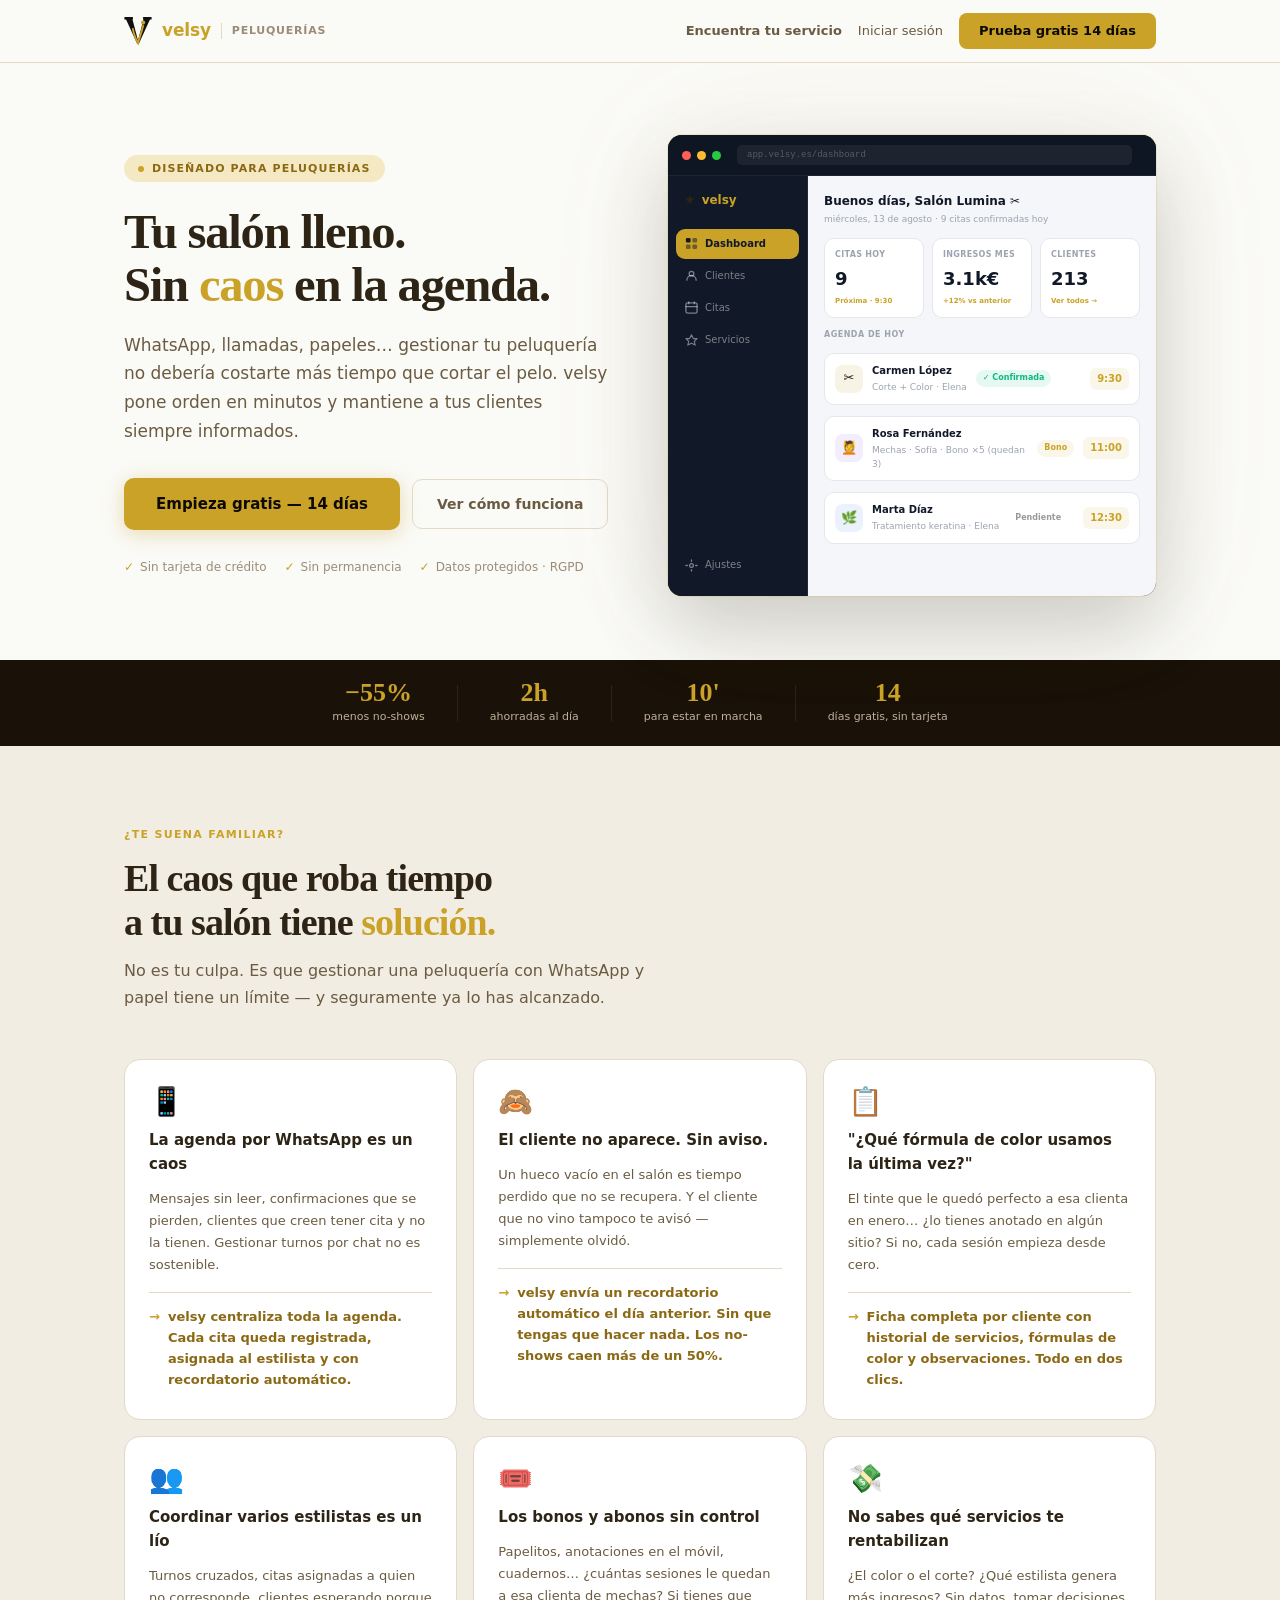
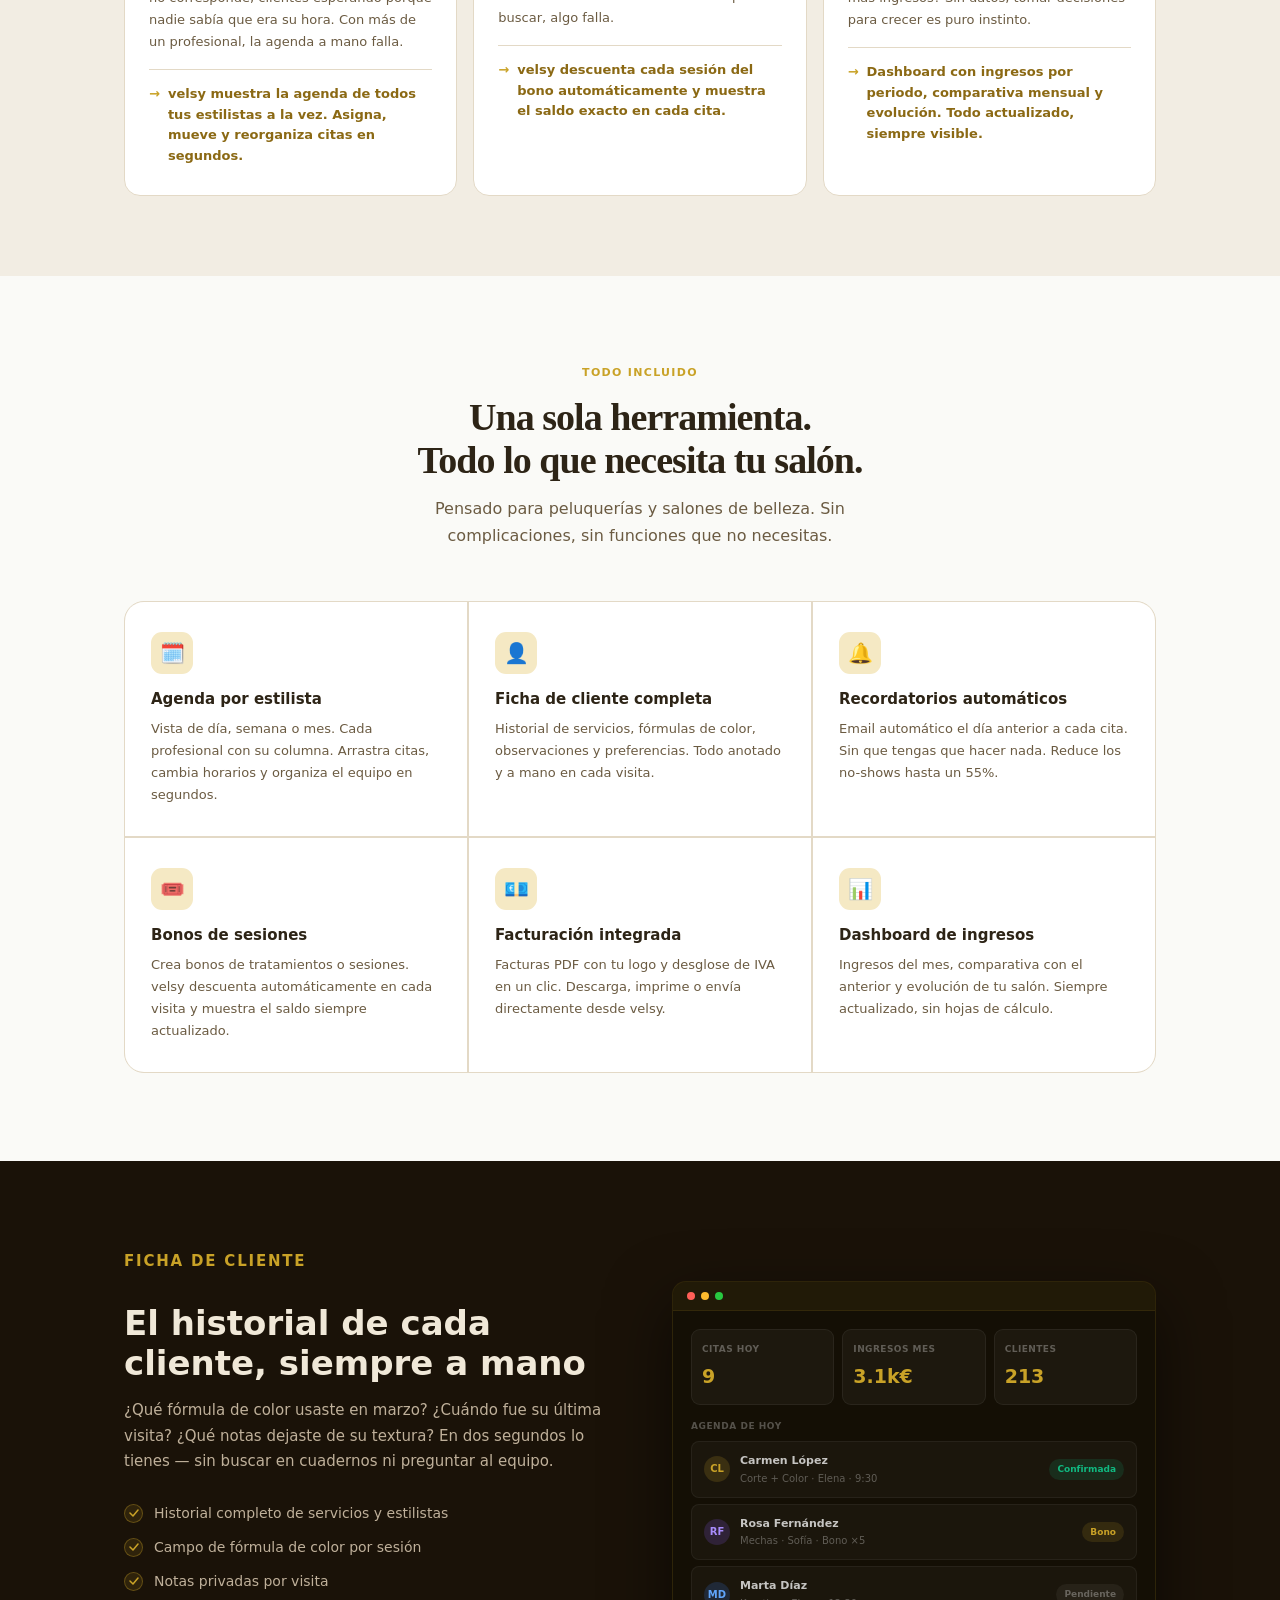
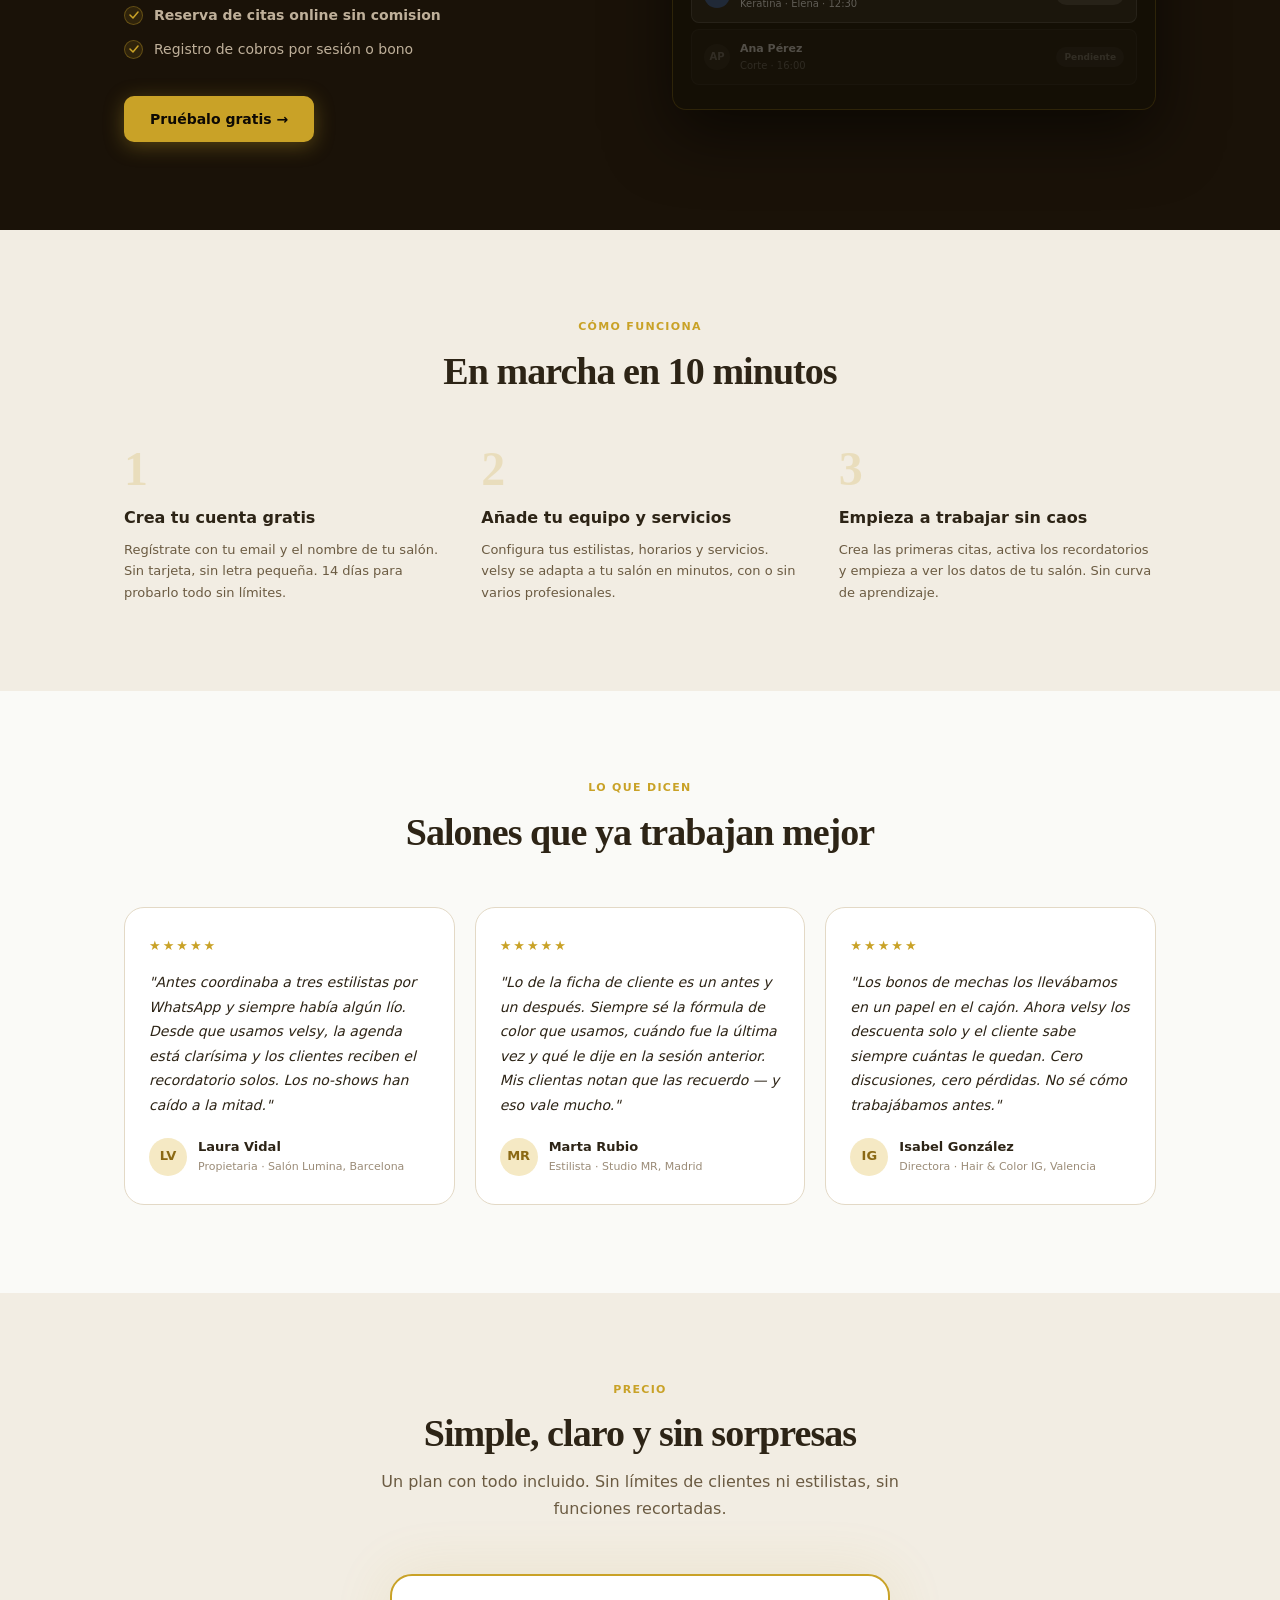
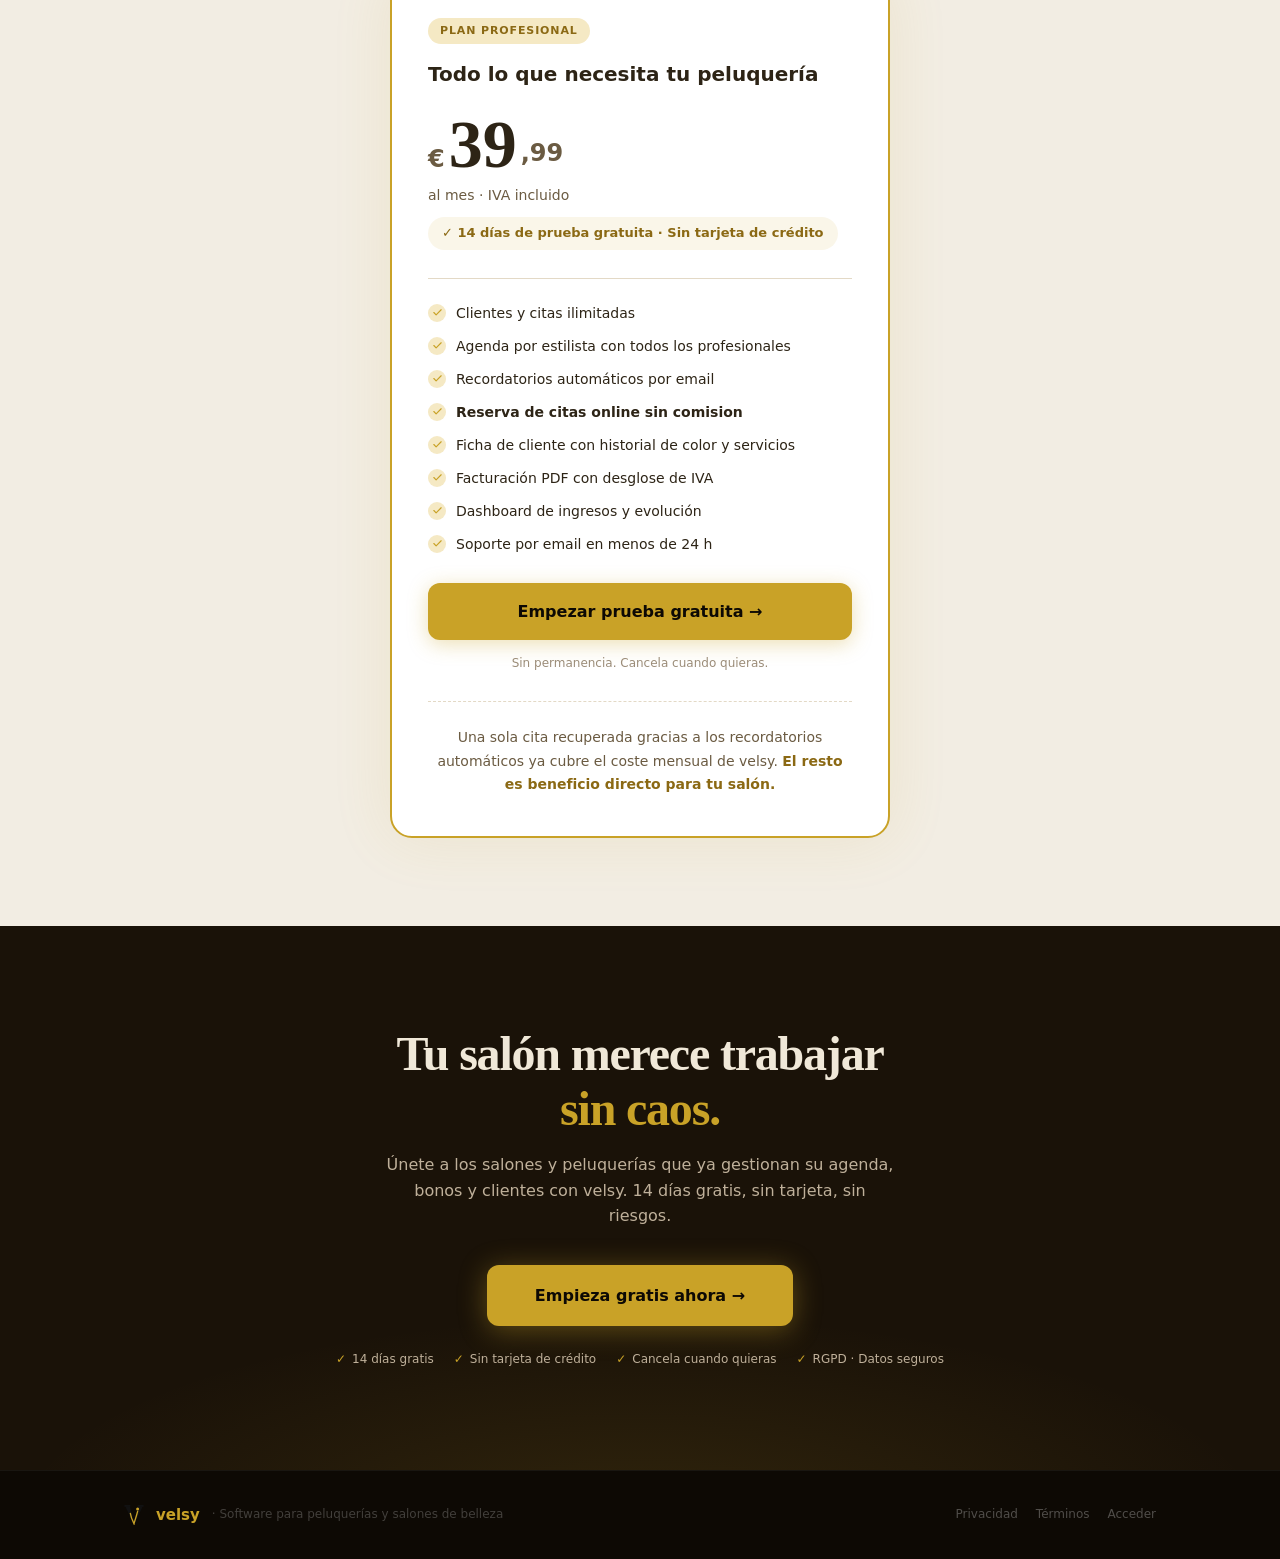
<file: peluqueria/index.html>
<!DOCTYPE html>
<html lang="es">
<head>
  <meta charset="UTF-8">
  <meta name="viewport" content="width=device-width, initial-scale=1.0">
  <link rel="icon" type="image/png" href="/favicon.png" sizes="512x512" />
  <link rel="icon" type="image/x-icon" href="/favicon.ico" />
  <link rel="apple-touch-icon" href="/apple-touch-icon.png" />
  <title>velsy · Software para peluquerías y salones de belleza</title>
  <meta name="description" content="Gestiona tu peluquería sin caos. Agenda por estilista, ficha de cliente con historial de color, bonos y recordatorios automáticos. Prueba gratis 14 días, sin tarjeta.">
  <meta property="og:title" content="velsy · Software para peluquerías y salones de belleza">
  <meta property="og:description" content="Agenda, fichas de clientes, bonos y facturación para salones de belleza. Menos llamadas, más clientas.">
  <meta property="og:url" content="https://velsy.es/peluqueria">
  <style>
    /* ─── TOKENS ──────────────────────────────── */
    :root {
      --bg:        #FAFAF7;
      --bg-alt:    #F2EDE3;
      --bg-dark:   #1A1208;
      --bg-darker: #0D0904;
      --fg:        #2D2416;
      --fg-mid:    #6B5B42;
      --fg-subtle: #9B8C78;
      --accent:    #C9A227;
      --accent-dk: #8B6914;
      --accent-lt: #F5E9C4;
      --border:    #E3D9C6;
      --card:      #FFFFFF;
      --nav-bg:    rgba(250,250,247,0.92);
      --d-fg:      #F0E8D8;
      --d-fg-mid:  #BFB09A;
    }
    @media (prefers-color-scheme: dark) {
      :root:not([data-theme="light"]) {
        --bg:        #1A1208; --bg-alt:    #231A0E; --bg-dark:   #0D0904; --bg-darker: #070503;
        --fg:        #F0E8D8; --fg-mid:    #C4B89A; --fg-subtle: #8B7D65;
        --border:    #3D3020; --card:      #231A0E; --accent-lt: #3A2A06;
        --nav-bg:    rgba(26,18,8,0.92);
      }
    }
    :root[data-theme="dark"] {
      --bg:        #1A1208; --bg-alt:    #231A0E; --bg-dark:   #0D0904; --bg-darker: #070503;
      --fg:        #F0E8D8; --fg-mid:    #C4B89A; --fg-subtle: #8B7D65;
      --border:    #3D3020; --card:      #231A0E; --accent-lt: #3A2A06;
      --nav-bg:    rgba(26,18,8,0.92);
    }

    *, *::before, *::after { box-sizing: border-box; margin: 0; padding: 0; }
    html { scroll-behavior: smooth; }
    body {
      font-family: system-ui, -apple-system, BlinkMacSystemFont, 'Segoe UI', sans-serif;
      background: var(--bg); color: var(--fg);
      line-height: 1.6; -webkit-font-smoothing: antialiased; overflow-x: hidden;
    }
    a { color: inherit; text-decoration: none; }
    .serif {
      font-family: 'Didot', 'Bodoni MT', 'Playfair Display', Georgia, serif;
      letter-spacing: -0.025em;
    }
    .container { max-width: 1080px; margin: 0 auto; padding: 0 24px; }

    /* ── NAV ──────────────────────────────────────── */
    .site-nav {
      position: sticky; top: 0; z-index: 100;
      background: var(--nav-bg); backdrop-filter: blur(14px);
      border-bottom: 1px solid var(--border);
    }
    .nav-inner { display: flex; align-items: center; justify-content: space-between; height: 62px; }
    .logo { display: flex; align-items: center; gap: 10px; }
    .logo-name  { font-size: 17px; font-weight: 800; color: var(--accent); letter-spacing: -0.01em; }
    .logo-sep   { width: 1px; height: 16px; background: var(--border); }
    .logo-niche { font-size: 11px; font-weight: 600; color: var(--fg-subtle); letter-spacing: 0.07em; text-transform: uppercase; }
    .nav-cta {
      background: var(--accent); color: #0D0904;
      font-size: 13px; font-weight: 700; padding: 8px 20px;
      border-radius: 8px; transition: background .15s;
    }
    .nav-cta:hover { background: var(--accent-dk); }
    .nav-login { font-size: 13px; font-weight: 500; color: var(--fg-mid); margin-right: 16px; transition: color .15s; }
    .nav-login:hover { color: var(--accent); }
    @media (max-width: 640px) { .logo-sep, .logo-niche, .nav-login { display: none; } }
    .nav-market {
      font-size: 13px; font-weight: 600; color: var(--fg-mid); margin-right: 16px;
      transition: color .15s; white-space: nowrap;
    }
    .nav-market:hover { color: var(--accent); }
    .nav-market .short { display: none; }
    @media (max-width: 480px) { .nav-market .full { display: none; } .nav-market .short { display: inline; } }

    /* ── HERO ─────────────────────────────────────── */
    .hero { padding: 72px 0 64px; }
    .hero-inner { display: grid; grid-template-columns: 1fr 1fr; gap: 56px; align-items: center; }
    @media (max-width: 900px) { .hero-inner { grid-template-columns: 1fr; } .hero-mockup { display: none; } }

    .hero-badge {
      display: inline-flex; align-items: center; gap: 8px;
      background: var(--accent-lt); color: var(--accent-dk);
      font-size: 11px; font-weight: 700; letter-spacing: .1em; text-transform: uppercase;
      padding: 5px 14px; border-radius: 100px; margin-bottom: 24px;
    }
    .hero-badge-dot { width: 6px; height: 6px; border-radius: 50%; background: var(--accent); flex-shrink: 0; }

    .hero h1 { font-size: clamp(30px, 3.8vw, 52px); line-height: 1.07; font-weight: 800; text-wrap: balance; margin-bottom: 20px; }
    .hero h1 em { font-style: normal; color: var(--accent); }
    .hero-sub { font-size: 17px; color: var(--fg-mid); line-height: 1.7; margin-bottom: 32px; max-width: 48ch; }

    .hero-ctas { display: flex; align-items: center; flex-wrap: wrap; gap: 12px; margin-bottom: 28px; }
    .btn-primary {
      background: var(--accent); color: #0D0904;
      font-size: 15px; font-weight: 700; padding: 14px 32px;
      border-radius: 10px; border: none; cursor: pointer;
      box-shadow: 0 4px 20px rgba(201,162,39,.35);
      transition: background .15s, box-shadow .15s, transform .1s; display: inline-block;
    }
    .btn-primary:hover { background: var(--accent-dk); box-shadow: 0 6px 28px rgba(201,162,39,.45); }
    .btn-primary:active { transform: scale(.98); }
    .btn-secondary {
      font-size: 14px; font-weight: 600; color: var(--fg-mid);
      padding: 13px 24px; border-radius: 10px;
      border: 1.5px solid var(--border); display: inline-block;
      transition: border-color .15s, color .15s;
    }
    .btn-secondary:hover { border-color: var(--accent); color: var(--accent); }

    .hero-trust { display: flex; align-items: center; flex-wrap: wrap; gap: 18px; }
    .trust-item { display: flex; align-items: center; gap: 6px; font-size: 12px; color: var(--fg-subtle); font-weight: 500; }
    .trust-check { color: var(--accent); font-weight: 800; }

    /* Mockup */
    .hero-mockup {
      border-radius: 14px; overflow: hidden;
      box-shadow: 0 0 0 1px rgba(201,162,39,.18), 0 32px 80px rgba(0,0,0,.18), 0 0 140px rgba(201,162,39,.07);
      transform: perspective(1200px) rotateY(-4deg) rotateX(2deg);
      transition: transform .5s ease, box-shadow .5s ease; background: #111827;
    }
    .hero-mockup:hover {
      transform: perspective(1200px) rotateY(-1deg) rotateX(.5deg);
      box-shadow: 0 0 0 1px rgba(201,162,39,.25), 0 40px 100px rgba(0,0,0,.22), 0 0 180px rgba(201,162,39,.1);
    }
    .mock-chrome { background: #0f1623; padding: 10px 14px; display: flex; align-items: center; gap: 6px; border-bottom: 1px solid rgba(255,255,255,.06); }
    .mock-dot  { width: 9px; height: 9px; border-radius: 50%; }
    .mock-url  { flex: 1; margin: 0 10px; background: rgba(255,255,255,.06); border-radius: 5px; height: 20px; display: flex; align-items: center; padding: 0 10px; font-size: 9px; color: rgba(255,255,255,.25); font-family: monospace; }
    .mock-app  { display: flex; height: 420px; }
    .mock-sidebar { width: 140px; flex-shrink: 0; background: #111827; border-right: 1px solid rgba(255,255,255,.07); display: flex; flex-direction: column; padding: 14px 8px; }
    .mock-logo { display: flex; align-items: center; gap: 6px; padding: 0 8px; margin-bottom: 18px; }
    .mock-logo-name { font-size: 12px; font-weight: 800; color: #C9A227; }
    .mock-nav-item { display: flex; align-items: center; gap: 7px; padding: 7px 9px; border-radius: 9px; margin-bottom: 2px; font-size: 10px; font-weight: 500; color: rgba(255,255,255,.45); }
    .mock-nav-item.active { background: #C9A227; color: #111827; font-weight: 700; }
    .mock-nav-icon { width: 13px; height: 13px; flex-shrink: 0; }
    .mock-main { flex: 1; background: #f4f6f9; overflow: hidden; padding: 16px; display: flex; flex-direction: column; gap: 11px; }
    .mock-header { font-size: 12px; font-weight: 800; color: #111827; }
    .mock-sub   { font-size: 9px; color: #9ca3af; margin-top: 1px; }
    .mock-stats { display: grid; grid-template-columns: repeat(3,1fr); gap: 8px; }
    .mock-stat-card { background: #fff; border-radius: 10px; padding: 10px; border: 1px solid #e5e7eb; }
    .mock-stat-lbl  { font-size: 8px; color: #9ca3af; font-weight: 600; letter-spacing: .04em; text-transform: uppercase; margin-bottom: 4px; }
    .mock-stat-val  { font-size: 18px; font-weight: 800; color: #111827; font-variant-numeric: tabular-nums; }
    .mock-stat-sub  { font-size: 7px; color: #C9A227; font-weight: 600; margin-top: 2px; }
    .mock-lbl  { font-size: 8px; font-weight: 700; color: #9ca3af; letter-spacing: .06em; text-transform: uppercase; }
    .mock-apt  { background: #fff; border-radius: 10px; padding: 9px 10px; border: 1px solid #e5e7eb; display: flex; align-items: center; gap: 9px; }
    .mock-apt-icon  { width: 28px; height: 28px; border-radius: 8px; display: flex; align-items: center; justify-content: center; font-size: 13px; flex-shrink: 0; }
    .mock-apt-name  { font-size: 10px; font-weight: 700; color: #111827; }
    .mock-apt-treat { font-size: 9px; color: #9ca3af; margin-top: 1px; }
    .mock-apt-time  { margin-left: auto; font-size: 10px; font-weight: 700; color: #C9A227; flex-shrink: 0; background: rgba(201,162,39,.1); padding: 3px 7px; border-radius: 6px; }
    .mock-apt-badge { font-size: 8px; font-weight: 700; padding: 2px 7px; border-radius: 20px; flex-shrink: 0; }

    /* ── PROOF BAR ────────────────────────────── */
    .proof-bar { background: var(--bg-dark); padding: 20px 0; }
    .proof-inner { display: flex; align-items: center; justify-content: center; flex-wrap: wrap; gap: 32px; }
    .proof-item { display: flex; flex-direction: column; align-items: center; gap: 2px; }
    .proof-num { font-size: 26px; font-weight: 800; color: var(--accent); font-family: 'Didot', Georgia, serif; font-variant-numeric: tabular-nums; line-height: 1; }
    .proof-lbl { font-size: 11px; color: var(--d-fg-mid); font-weight: 500; }
    .proof-sep { width: 1px; height: 36px; background: rgba(255,255,255,.08); }
    @media (max-width: 600px) { .proof-sep { display: none; } }

    /* ── PAIN ─────────────────────────────────────── */
    .pain { background: var(--bg-alt); padding: 80px 0; }
    .pain-eyebrow { font-size: 11px; font-weight: 700; letter-spacing: .12em; text-transform: uppercase; color: var(--accent); margin-bottom: 14px; }
    .pain-title { font-size: clamp(24px, 3vw, 38px); font-weight: 800; line-height: 1.15; text-wrap: balance; margin-bottom: 12px; }
    .pain-title em { font-style: normal; color: var(--accent); }
    .pain-sub { font-size: 16px; color: var(--fg-mid); line-height: 1.7; margin-bottom: 48px; max-width: 54ch; }
    .pain-grid { display: grid; grid-template-columns: repeat(auto-fit, minmax(280px, 1fr)); gap: 16px; }
    .pain-card { background: var(--card); border: 1.5px solid var(--border); border-radius: 16px; padding: 28px 24px; display: flex; flex-direction: column; gap: 12px; }
    .pain-icon { font-size: 28px; line-height: 1; }
    .pain-head { font-size: 15px; font-weight: 700; color: var(--fg); }
    .pain-desc { font-size: 13px; color: var(--fg-mid); line-height: 1.7; }
    .pain-answer { margin-top: 4px; padding-top: 14px; border-top: 1px solid var(--border); font-size: 13px; color: var(--accent-dk); font-weight: 600; display: flex; align-items: flex-start; gap: 8px; }
    .pain-answer::before { content: '→'; color: var(--accent); font-weight: 800; flex-shrink: 0; }

    /* ── FEATURES ─────────────────────────────────── */
    .features { padding: 88px 0; }
    .sec-head { text-align: center; margin-bottom: 52px; }
    .sec-eyebrow { font-size: 11px; font-weight: 700; letter-spacing: .12em; text-transform: uppercase; color: var(--accent); margin-bottom: 14px; }
    .sec-title { font-size: clamp(24px, 3vw, 38px); font-weight: 800; line-height: 1.15; text-wrap: balance; margin-bottom: 12px; }
    .sec-sub { font-size: 16px; color: var(--fg-mid); line-height: 1.7; max-width: 52ch; margin: 0 auto; }
    .feat-grid { display: grid; grid-template-columns: repeat(3, 1fr); gap: 2px; background: var(--border); border: 1px solid var(--border); border-radius: 20px; overflow: hidden; }
    @media (max-width: 700px) { .feat-grid { grid-template-columns: 1fr; } }
    .feat-card { background: var(--card); padding: 30px 26px; transition: background .15s; }
    .feat-card:hover { background: var(--bg-alt); }
    .feat-icon { width: 42px; height: 42px; background: var(--accent-lt); border-radius: 11px; display: flex; align-items: center; justify-content: center; font-size: 20px; margin-bottom: 16px; }
    .feat-title { font-size: 15px; font-weight: 700; color: var(--fg); margin-bottom: 8px; line-height: 1.3; }
    .feat-desc  { font-size: 13px; color: var(--fg-mid); line-height: 1.7; }

    /* ── MOCKUP SECTION ───────────────────────────── */
    .mockup-section { background: var(--bg-dark); padding: 88px 0; }
    .mockup-inner { display: grid; grid-template-columns: 1fr 1fr; gap: 64px; align-items: center; }
    @media (max-width: 820px) { .mockup-inner { grid-template-columns: 1fr; } }
    .mockup-text h2 { font-size: clamp(22px, 2.8vw, 34px); font-weight: 800; color: var(--d-fg); line-height: 1.2; margin-bottom: 14px; }
    .mockup-text p  { font-size: 15px; color: var(--d-fg-mid); line-height: 1.7; margin-bottom: 28px; }
    .check-list { list-style: none; display: flex; flex-direction: column; gap: 13px; margin-bottom: 36px; }
    .check-item { display: flex; align-items: flex-start; gap: 11px; font-size: 14px; color: var(--d-fg-mid); line-height: 1.5; }
    .check-ring { width: 19px; height: 19px; border-radius: 50%; background: rgba(201,162,39,.12); border: 1.5px solid rgba(201,162,39,.35); display: flex; align-items: center; justify-content: center; flex-shrink: 0; margin-top: 1px; }
    .app-window { background: #140f05; border: 1px solid rgba(201,162,39,.14); border-radius: 14px; overflow: hidden; box-shadow: 0 24px 64px rgba(0,0,0,.55); }
    .app-bar { background: rgba(201,162,39,.07); border-bottom: 1px solid rgba(201,162,39,.1); padding: 10px 14px; display: flex; align-items: center; gap: 6px; }
    .app-dot { width: 8px; height: 8px; border-radius: 50%; }
    .app-body { padding: 18px; }
    .stat-row { display: grid; grid-template-columns: repeat(3, 1fr); gap: 8px; margin-bottom: 14px; }
    .stat-box { background: rgba(255,255,255,.04); border: 1px solid rgba(255,255,255,.06); border-radius: 9px; padding: 12px 10px; }
    .stat-lbl { font-size: 9px; color: rgba(255,255,255,.3); font-weight: 600; letter-spacing: .05em; text-transform: uppercase; margin-bottom: 5px; }
    .stat-val { font-size: 19px; font-weight: 800; color: var(--accent); font-variant-numeric: tabular-nums; }
    .apt-label { font-size: 9px; color: rgba(255,255,255,.28); font-weight: 600; letter-spacing: .06em; text-transform: uppercase; margin-bottom: 8px; }
    .apt-row { background: rgba(255,255,255,.03); border: 1px solid rgba(255,255,255,.05); border-radius: 8px; padding: 10px 12px; display: flex; align-items: center; gap: 10px; margin-bottom: 6px; }
    .apt-av { width: 26px; height: 26px; border-radius: 50%; flex-shrink: 0; display: flex; align-items: center; justify-content: center; font-size: 10px; font-weight: 800; }
    .apt-name { font-size: 11px; color: rgba(255,255,255,.75); font-weight: 600; }
    .apt-sub  { font-size: 10px; color: rgba(255,255,255,.3); margin-top: 1px; }
    .apt-badge { margin-left: auto; font-size: 9px; font-weight: 700; padding: 3px 8px; border-radius: 20px; white-space: nowrap; flex-shrink: 0; }

    /* ── STEPS ────────────────────────────────────── */
    .steps { padding: 88px 0; background: var(--bg-alt); }
    .steps-row { display: grid; grid-template-columns: repeat(auto-fit, minmax(200px, 1fr)); gap: 40px; margin-top: 48px; }
    .step-num  { font-size: 48px; font-weight: 800; color: var(--accent); opacity: .2; font-family: 'Didot', Georgia, serif; line-height: 1; margin-bottom: 12px; font-variant-numeric: tabular-nums; }
    .step-title{ font-size: 16px; font-weight: 700; color: var(--fg); margin-bottom: 8px; }
    .step-desc { font-size: 13px; color: var(--fg-mid); line-height: 1.65; }

    /* ── TESTIMONIALS ─────────────────────────────── */
    .testimonials { padding: 88px 0; }
    .testi-grid { display: grid; grid-template-columns: repeat(auto-fit, minmax(280px, 1fr)); gap: 20px; margin-top: 52px; }
    .testi-card { background: var(--card); border: 1px solid var(--border); border-radius: 20px; padding: 28px 24px; }
    .stars { color: var(--accent); font-size: 13px; letter-spacing: 2px; margin-bottom: 14px; }
    .testi-text { font-size: 14px; color: var(--fg); line-height: 1.75; font-style: italic; margin-bottom: 20px; }
    .testi-author { display: flex; align-items: center; gap: 11px; }
    .author-av { width: 38px; height: 38px; border-radius: 50%; flex-shrink: 0; background: var(--accent-lt); display: flex; align-items: center; justify-content: center; font-size: 13px; font-weight: 800; color: var(--accent-dk); }
    .author-name { font-size: 13px; font-weight: 700; color: var(--fg); }
    .author-role { font-size: 11px; color: var(--fg-subtle); }

    /* ── PRICING ──────────────────────────────────── */
    .pricing { padding: 88px 0; background: var(--bg-alt); }
    .pricing-card { max-width: 500px; margin: 0 auto; background: var(--card); border: 2px solid var(--accent); border-radius: 22px; padding: 40px 36px; box-shadow: 0 0 60px rgba(201,162,39,.12); }
    .price-badge { display: inline-block; background: var(--accent-lt); color: var(--accent-dk); font-size: 11px; font-weight: 700; letter-spacing: .08em; text-transform: uppercase; padding: 4px 12px; border-radius: 20px; margin-bottom: 14px; }
    .price-name { font-size: 20px; font-weight: 700; color: var(--fg); margin-bottom: 20px; }
    .price-amount { display: flex; align-items: baseline; gap: 4px; margin-bottom: 6px; }
    .price-eur { font-size: 24px; font-weight: 700; color: var(--fg-mid); }
    .price-num { font-size: clamp(52px, 8vw, 68px); font-weight: 800; color: var(--fg); font-family: 'Didot', Georgia, serif; line-height: 1; font-variant-numeric: tabular-nums; }
    .price-period { font-size: 14px; color: var(--fg-mid); margin-bottom: 10px; }
    .price-trial { display: inline-flex; align-items: center; gap: 6px; background: rgba(201,162,39,.1); color: var(--accent-dk); font-size: 13px; font-weight: 600; padding: 6px 14px; border-radius: 20px; margin-bottom: 28px; }
    .price-div { border: none; border-top: 1px solid var(--border); margin: 0 0 24px; }
    .price-feats { list-style: none; display: flex; flex-direction: column; gap: 12px; margin-bottom: 28px; }
    .price-feats li { display: flex; align-items: flex-start; gap: 10px; font-size: 14px; color: var(--fg); line-height: 1.5; }
    .price-feats li::before {
      content: '';
      width: 18px; height: 18px; border-radius: 50%; flex-shrink: 0; margin-top: 1px;
      background: var(--accent-lt) url("data:image/svg+xml,%3Csvg xmlns='http://www.w3.org/2000/svg' viewBox='0 0 24 24' fill='none' stroke='%23c9a227' stroke-width='2.5' stroke-linecap='round' stroke-linejoin='round'%3E%3Cpolyline points='20 6 9 17 4 12'/%3E%3C/svg%3E") center/11px no-repeat;
    }
    .price-btn { display: block; width: 100%; padding: 16px; background: var(--accent); color: #0D0904; font-size: 16px; font-weight: 700; border-radius: 12px; text-align: center; border: none; cursor: pointer; box-shadow: 0 4px 20px rgba(201,162,39,.35); transition: background .15s, transform .1s; }
    .price-btn:hover { background: var(--accent-dk); transform: translateY(-1px); }
    .price-note { text-align: center; font-size: 12px; color: var(--fg-subtle); margin-top: 14px; }
    .price-roi { text-align: center; margin-top: 28px; padding-top: 24px; border-top: 1px dashed var(--border); }
    .price-roi-text { font-size: 14px; color: var(--fg-mid); line-height: 1.65; }
    .price-roi strong { color: var(--accent-dk); }

    /* ── CTA FINAL ────────────────────────────────── */
    .cta-final { background: var(--bg-dark); padding: 100px 0; text-align: center; position: relative; overflow: hidden; }
    .cta-final::before { content: ''; position: absolute; inset: 0; background: radial-gradient(ellipse 70% 55% at 50% 110%, rgba(201,162,39,.13) 0%, transparent 70%); pointer-events: none; }
    .cta-final h2 { font-size: clamp(28px, 3.8vw, 48px); font-weight: 800; color: var(--d-fg); line-height: 1.15; text-wrap: balance; max-width: 680px; margin: 0 auto 16px; position: relative; z-index: 1; }
    .cta-final h2 em { font-style: normal; color: var(--accent); }
    .cta-final p { font-size: 16px; color: var(--d-fg-mid); margin-bottom: 36px; position: relative; z-index: 1; max-width: 50ch; margin-left: auto; margin-right: auto; }
    .btn-cta-lg { background: var(--accent); color: #0D0904; font-size: 16px; font-weight: 700; padding: 18px 48px; border-radius: 12px; border: none; cursor: pointer; box-shadow: 0 4px 28px rgba(201,162,39,.4); display: inline-block; transition: background .15s, box-shadow .15s; position: relative; z-index: 1; }
    .btn-cta-lg:hover { background: var(--accent-dk); box-shadow: 0 8px 36px rgba(201,162,39,.5); }
    .cta-pills { display: flex; align-items: center; justify-content: center; flex-wrap: wrap; gap: 20px; margin-top: 24px; position: relative; z-index: 1; }
    .cta-pill  { font-size: 12px; color: var(--d-fg-mid); display: flex; align-items: center; gap: 6px; }
    .cta-pill::before { content: '✓'; color: var(--accent); font-weight: 800; }

    /* ── FOOTER ───────────────────────────────────── */
    .site-footer { background: var(--bg-darker); border-top: 1px solid rgba(255,255,255,.05); padding: 32px 0; }
    .footer-row { display: flex; align-items: center; justify-content: space-between; flex-wrap: wrap; gap: 14px; }
    .footer-logo-name { font-size: 15px; font-weight: 800; color: var(--accent); }
    .footer-copy { font-size: 12px; color: rgba(255,255,255,.22); }
    .footer-links { display: flex; gap: 18px; }
    .footer-link { font-size: 12px; color: rgba(255,255,255,.28); transition: color .15s; }
    .footer-link:hover { color: var(--accent); }

    /* ── ANIMATIONS ───────────────────────────────── */
    .fi { opacity: 0; transform: translateY(20px); transition: opacity .55s ease, transform .55s ease; }
    .fi.on { opacity: 1; transform: translateY(0); }
    @media (prefers-reduced-motion: reduce) { .fi { opacity: 1; transform: none; transition: none; } }
  </style>
</head>
<body>

<!-- NAV -->
<header class="site-nav">
  <div class="container nav-inner">
    <a href="https://velsy.es" class="logo" aria-label="velsy inicio">
      <svg width="28" height="28" viewBox="0 0 64 66" fill="none" aria-hidden="true">
        <path d="M2,2 L18,2 L34,63 L30,63 Z" fill="#111111"/>
        <path d="M62,2 L46,2 L30,63 L34,63 Z" fill="#111111"/>
        <rect x="0" y="0" width="20" height="6" fill="#111111"/>
        <rect x="44" y="0" width="20" height="6" fill="#111111"/>
        <circle cx="44" cy="13" r="5" fill="#c9a227"/>
        <path d="M20,28 C22,42 29,56 32,62 C33,56 38,44 44,21" stroke="#c9a227" stroke-width="4.5" stroke-linecap="round" fill="none"/>
      </svg>
      <span class="logo-name">velsy</span>
      <span class="logo-sep" aria-hidden="true"></span>
      <span class="logo-niche">Peluquerías</span>
    </a>
    <div style="display:flex;align-items:center">
      <a href="/encuentra-tu-servicio/" class="nav-market"><span class="full">Encuentra tu servicio</span><span class="short">Buscar</span></a>
      <a href="https://app.velsy.es/login" class="nav-login">Iniciar sesión</a>
      <a href="https://app.velsy.es/register" class="nav-cta">Prueba gratis 14 días</a>
    </div>
  </div>
</header>

<!-- HERO -->
<section class="hero">
  <div class="container">
    <div class="hero-inner">

      <div>
        <div class="hero-badge fi"><span class="hero-badge-dot" aria-hidden="true"></span>Diseñado para peluquerías</div>
        <h1 class="serif fi">Tu salón lleno.<br>Sin <em>caos</em> en la agenda.</h1>
        <p class="hero-sub fi">WhatsApp, llamadas, papeles… gestionar tu peluquería no debería costarte más tiempo que cortar el pelo. velsy pone orden en minutos y mantiene a tus clientes siempre informados.</p>
        <div class="hero-ctas fi">
          <a href="https://app.velsy.es/register" class="btn-primary">Empieza gratis — 14 días</a>
          <a href="#como-funciona" class="btn-secondary">Ver cómo funciona</a>
        </div>
        <div class="hero-trust fi">
          <span class="trust-item"><span class="trust-check">✓</span>Sin tarjeta de crédito</span>
          <span class="trust-item"><span class="trust-check">✓</span>Sin permanencia</span>
          <span class="trust-item"><span class="trust-check">✓</span>Datos protegidos · RGPD</span>
        </div>
      </div>

      <div class="hero-mockup fi" aria-hidden="true">
        <div class="mock-chrome">
          <div class="mock-dot" style="background:#ff5f57"></div>
          <div class="mock-dot" style="background:#febc2e"></div>
          <div class="mock-dot" style="background:#28c840"></div>
          <div class="mock-url">app.velsy.es/dashboard</div>
        </div>
        <div class="mock-app">
          <div class="mock-sidebar">
            <div class="mock-logo"><span style="font-size:13px">★</span><span class="mock-logo-name">velsy</span></div>
            <div class="mock-nav-item active">
              <svg class="mock-nav-icon" viewBox="0 0 14 14" fill="none"><rect x="1" y="1" width="5" height="5" rx="1.5" fill="currentColor"/><rect x="8" y="1" width="5" height="5" rx="1.5" fill="currentColor" opacity=".5"/><rect x="1" y="8" width="5" height="5" rx="1.5" fill="currentColor" opacity=".5"/><rect x="8" y="8" width="5" height="5" rx="1.5" fill="currentColor" opacity=".5"/></svg>
              Dashboard
            </div>
            <div class="mock-nav-item">
              <svg class="mock-nav-icon" viewBox="0 0 14 14" fill="none"><circle cx="7" cy="5" r="2.5" stroke="currentColor" stroke-width="1.4"/><path d="M2 12c0-2.8 2.2-5 5-5s5 2.2 5 5" stroke="currentColor" stroke-width="1.4" stroke-linecap="round"/></svg>
              Clientes
            </div>
            <div class="mock-nav-item">
              <svg class="mock-nav-icon" viewBox="0 0 14 14" fill="none"><rect x="1" y="2" width="12" height="11" rx="2" stroke="currentColor" stroke-width="1.4"/><path d="M4 1v2M10 1v2M1 6h12" stroke="currentColor" stroke-width="1.4" stroke-linecap="round"/></svg>
              Citas
            </div>
            <div class="mock-nav-item">
              <svg class="mock-nav-icon" viewBox="0 0 14 14" fill="none"><path d="M7 2L9 6H13L10 9L11 13L7 11L3 13L4 9L1 6H5L7 2Z" stroke="currentColor" stroke-width="1.2" stroke-linejoin="round"/></svg>
              Servicios
            </div>
            <div class="mock-nav-item" style="margin-top:auto">
              <svg class="mock-nav-icon" viewBox="0 0 14 14" fill="none"><circle cx="7" cy="7" r="2" stroke="currentColor" stroke-width="1.4"/><path d="M7 1v1.5M7 11.5V13M1 7h1.5M11.5 7H13" stroke="currentColor" stroke-width="1.4" stroke-linecap="round"/></svg>
              Ajustes
            </div>
          </div>
          <div class="mock-main">
            <div>
              <div class="mock-header">Buenos días, Salón Lumina ✂️</div>
              <div class="mock-sub">miércoles, 13 de agosto · 9 citas confirmadas hoy</div>
            </div>
            <div class="mock-stats">
              <div class="mock-stat-card"><div class="mock-stat-lbl">Citas hoy</div><div class="mock-stat-val">9</div><div class="mock-stat-sub">Próxima · 9:30</div></div>
              <div class="mock-stat-card"><div class="mock-stat-lbl">Ingresos mes</div><div class="mock-stat-val">3.1k€</div><div class="mock-stat-sub">+12% vs anterior</div></div>
              <div class="mock-stat-card"><div class="mock-stat-lbl">Clientes</div><div class="mock-stat-val">213</div><div class="mock-stat-sub">Ver todos →</div></div>
            </div>
            <div class="mock-lbl">Agenda de hoy</div>
            <div class="mock-apt">
              <div class="mock-apt-icon" style="background:rgba(201,162,39,.12)">✂️</div>
              <div><div class="mock-apt-name">Carmen López</div><div class="mock-apt-treat">Corte + Color · Elena</div></div>
              <div class="mock-apt-badge" style="background:rgba(16,185,129,.1);color:#10b981">✓ Confirmada</div>
              <div class="mock-apt-time">9:30</div>
            </div>
            <div class="mock-apt">
              <div class="mock-apt-icon" style="background:rgba(139,92,246,.1)">💆</div>
              <div><div class="mock-apt-name">Rosa Fernández</div><div class="mock-apt-treat">Mechas · Sofía · Bono ×5 (quedan 3)</div></div>
              <div class="mock-apt-badge" style="background:rgba(201,162,39,.1);color:#C9A227">Bono</div>
              <div class="mock-apt-time">11:00</div>
            </div>
            <div class="mock-apt">
              <div class="mock-apt-icon" style="background:rgba(59,130,246,.1)">🌿</div>
              <div><div class="mock-apt-name">Marta Díaz</div><div class="mock-apt-treat">Tratamiento keratina · Elena</div></div>
              <div class="mock-apt-badge" style="background:rgba(255,255,255,.05);color:rgba(0,0,0,.4)">Pendiente</div>
              <div class="mock-apt-time">12:30</div>
            </div>
          </div>
        </div>
      </div>

    </div>
  </div>
</section>

<!-- PROOF BAR -->
<div class="proof-bar">
  <div class="container">
    <div class="proof-inner">
      <div class="proof-item fi">
        <span class="proof-num">−55%</span>
        <span class="proof-lbl">menos no-shows</span>
      </div>
      <div class="proof-sep"></div>
      <div class="proof-item fi">
        <span class="proof-num">2h</span>
        <span class="proof-lbl">ahorradas al día</span>
      </div>
      <div class="proof-sep"></div>
      <div class="proof-item fi">
        <span class="proof-num">10'</span>
        <span class="proof-lbl">para estar en marcha</span>
      </div>
      <div class="proof-sep"></div>
      <div class="proof-item fi">
        <span class="proof-num">14</span>
        <span class="proof-lbl">días gratis, sin tarjeta</span>
      </div>
    </div>
  </div>
</div>

<!-- PAIN -->
<section class="pain" aria-label="Problemas habituales">
  <div class="container">
    <p class="pain-eyebrow fi">¿Te suena familiar?</p>
    <h2 class="pain-title serif fi">El caos que roba tiempo<br>a tu salón tiene <em>solución.</em></h2>
    <p class="pain-sub fi">No es tu culpa. Es que gestionar una peluquería con WhatsApp y papel tiene un límite — y seguramente ya lo has alcanzado.</p>

    <div class="pain-grid">
      <div class="pain-card fi">
        <div class="pain-icon">📱</div>
        <div class="pain-head">La agenda por WhatsApp es un caos</div>
        <div class="pain-desc">Mensajes sin leer, confirmaciones que se pierden, clientes que creen tener cita y no la tienen. Gestionar turnos por chat no es sostenible.</div>
        <div class="pain-answer">velsy centraliza toda la agenda. Cada cita queda registrada, asignada al estilista y con recordatorio automático.</div>
      </div>
      <div class="pain-card fi">
        <div class="pain-icon">🙈</div>
        <div class="pain-head">El cliente no aparece. Sin aviso.</div>
        <div class="pain-desc">Un hueco vacío en el salón es tiempo perdido que no se recupera. Y el cliente que no vino tampoco te avisó — simplemente olvidó.</div>
        <div class="pain-answer">velsy envía un recordatorio automático el día anterior. Sin que tengas que hacer nada. Los no-shows caen más de un 50%.</div>
      </div>
      <div class="pain-card fi">
        <div class="pain-icon">📋</div>
        <div class="pain-head">"¿Qué fórmula de color usamos la última vez?"</div>
        <div class="pain-desc">El tinte que le quedó perfecto a esa clienta en enero… ¿lo tienes anotado en algún sitio? Si no, cada sesión empieza desde cero.</div>
        <div class="pain-answer">Ficha completa por cliente con historial de servicios, fórmulas de color y observaciones. Todo en dos clics.</div>
      </div>
      <div class="pain-card fi">
        <div class="pain-icon">👥</div>
        <div class="pain-head">Coordinar varios estilistas es un lío</div>
        <div class="pain-desc">Turnos cruzados, citas asignadas a quien no corresponde, clientes esperando porque nadie sabía que era su hora. Con más de un profesional, la agenda a mano falla.</div>
        <div class="pain-answer">velsy muestra la agenda de todos tus estilistas a la vez. Asigna, mueve y reorganiza citas en segundos.</div>
      </div>
      <div class="pain-card fi">
        <div class="pain-icon">🎟️</div>
        <div class="pain-head">Los bonos y abonos sin control</div>
        <div class="pain-desc">Papelitos, anotaciones en el móvil, cuadernos… ¿cuántas sesiones le quedan a esa clienta de mechas? Si tienes que buscar, algo falla.</div>
        <div class="pain-answer">velsy descuenta cada sesión del bono automáticamente y muestra el saldo exacto en cada cita.</div>
      </div>
      <div class="pain-card fi">
        <div class="pain-icon">💸</div>
        <div class="pain-head">No sabes qué servicios te rentabilizan</div>
        <div class="pain-desc">¿El color o el corte? ¿Qué estilista genera más ingresos? Sin datos, tomar decisiones para crecer es puro instinto.</div>
        <div class="pain-answer">Dashboard con ingresos por periodo, comparativa mensual y evolución. Todo actualizado, siempre visible.</div>
      </div>
    </div>
  </div>
</section>

<!-- FEATURES -->
<section class="features" id="caracteristicas" aria-label="Características">
  <div class="container">
    <div class="sec-head">
      <p class="sec-eyebrow fi">Todo incluido</p>
      <h2 class="sec-title serif fi">Una sola herramienta.<br>Todo lo que necesita tu salón.</h2>
      <p class="sec-sub fi">Pensado para peluquerías y salones de belleza. Sin complicaciones, sin funciones que no necesitas.</p>
    </div>
    <div class="feat-grid">
      <div class="feat-card fi">
        <div class="feat-icon">🗓️</div>
        <div class="feat-title">Agenda por estilista</div>
        <div class="feat-desc">Vista de día, semana o mes. Cada profesional con su columna. Arrastra citas, cambia horarios y organiza el equipo en segundos.</div>
      </div>
      <div class="feat-card fi">
        <div class="feat-icon">👤</div>
        <div class="feat-title">Ficha de cliente completa</div>
        <div class="feat-desc">Historial de servicios, fórmulas de color, observaciones y preferencias. Todo anotado y a mano en cada visita.</div>
      </div>
      <div class="feat-card fi">
        <div class="feat-icon">🔔</div>
        <div class="feat-title">Recordatorios automáticos</div>
        <div class="feat-desc">Email automático el día anterior a cada cita. Sin que tengas que hacer nada. Reduce los no-shows hasta un 55%.</div>
      </div>
      <div class="feat-card fi">
        <div class="feat-icon">🎟️</div>
        <div class="feat-title">Bonos de sesiones</div>
        <div class="feat-desc">Crea bonos de tratamientos o sesiones. velsy descuenta automáticamente en cada visita y muestra el saldo siempre actualizado.</div>
      </div>
      <div class="feat-card fi">
        <div class="feat-icon">💶</div>
        <div class="feat-title">Facturación integrada</div>
        <div class="feat-desc">Facturas PDF con tu logo y desglose de IVA en un clic. Descarga, imprime o envía directamente desde velsy.</div>
      </div>
      <div class="feat-card fi">
        <div class="feat-icon">📊</div>
        <div class="feat-title">Dashboard de ingresos</div>
        <div class="feat-desc">Ingresos del mes, comparativa con el anterior y evolución de tu salón. Siempre actualizado, sin hojas de cálculo.</div>
      </div>
    </div>
  </div>
</section>

<!-- MOCKUP SECTION -->
<section class="mockup-section" aria-label="Vista de la aplicación">
  <div class="container">
    <div class="mockup-inner">
      <div class="mockup-text fi">
        <p class="sec-eyebrow" style="color:var(--accent)">Ficha de cliente</p>
        <h2>El historial de cada cliente, siempre a mano</h2>
        <p>¿Qué fórmula de color usaste en marzo? ¿Cuándo fue su última visita? ¿Qué notas dejaste de su textura? En dos segundos lo tienes — sin buscar en cuadernos ni preguntar al equipo.</p>
        <ul class="check-list">
          <li class="check-item"><span class="check-ring" aria-hidden="true"><svg width="10" height="8" viewBox="0 0 10 8" fill="none"><path d="M1 4l3 3 5-6" stroke="#C9A227" stroke-width="1.5" stroke-linecap="round" stroke-linejoin="round"/></svg></span>Historial completo de servicios y estilistas</li>
          <li class="check-item"><span class="check-ring" aria-hidden="true"><svg width="10" height="8" viewBox="0 0 10 8" fill="none"><path d="M1 4l3 3 5-6" stroke="#C9A227" stroke-width="1.5" stroke-linecap="round" stroke-linejoin="round"/></svg></span>Campo de fórmula de color por sesión</li>
          <li class="check-item"><span class="check-ring" aria-hidden="true"><svg width="10" height="8" viewBox="0 0 10 8" fill="none"><path d="M1 4l3 3 5-6" stroke="#C9A227" stroke-width="1.5" stroke-linecap="round" stroke-linejoin="round"/></svg></span>Notas privadas por visita</li>
          <li class="check-item"><span class="check-ring" aria-hidden="true"><svg width="10" height="8" viewBox="0 0 10 8" fill="none"><path d="M1 4l3 3 5-6" stroke="#C9A227" stroke-width="1.5" stroke-linecap="round" stroke-linejoin="round"/></svg></span><strong>Reserva de citas online sin comision</strong></li>
          <li class="check-item"><span class="check-ring" aria-hidden="true"><svg width="10" height="8" viewBox="0 0 10 8" fill="none"><path d="M1 4l3 3 5-6" stroke="#C9A227" stroke-width="1.5" stroke-linecap="round" stroke-linejoin="round"/></svg></span>Registro de cobros por sesión o bono</li>
        </ul>
        <a href="https://app.velsy.es/register" class="btn-primary" style="font-size:14px;padding:12px 26px;">Pruébalo gratis →</a>
      </div>
      <div class="app-window fi" aria-label="Vista previa">
        <div class="app-bar" aria-hidden="true">
          <div class="app-dot" style="background:#ff5f57"></div>
          <div class="app-dot" style="background:#febc2e"></div>
          <div class="app-dot" style="background:#28c840"></div>
        </div>
        <div class="app-body">
          <div class="stat-row">
            <div class="stat-box"><div class="stat-lbl">Citas hoy</div><div class="stat-val">9</div></div>
            <div class="stat-box"><div class="stat-lbl">Ingresos mes</div><div class="stat-val">3.1k€</div></div>
            <div class="stat-box"><div class="stat-lbl">Clientes</div><div class="stat-val">213</div></div>
          </div>
          <div class="apt-label">Agenda de hoy</div>
          <div class="apt-row">
            <div class="apt-av" style="background:rgba(201,162,39,.18);color:#C9A227">CL</div>
            <div><div class="apt-name">Carmen López</div><div class="apt-sub">Corte + Color · Elena · 9:30</div></div>
            <div class="apt-badge" style="background:rgba(16,185,129,.14);color:#10b981">Confirmada</div>
          </div>
          <div class="apt-row">
            <div class="apt-av" style="background:rgba(139,92,246,.18);color:#a78bfa">RF</div>
            <div><div class="apt-name">Rosa Fernández</div><div class="apt-sub">Mechas · Sofía · Bono ×5</div></div>
            <div class="apt-badge" style="background:rgba(201,162,39,.14);color:#C9A227">Bono</div>
          </div>
          <div class="apt-row">
            <div class="apt-av" style="background:rgba(59,130,246,.18);color:#60a5fa">MD</div>
            <div><div class="apt-name">Marta Díaz</div><div class="apt-sub">Keratina · Elena · 12:30</div></div>
            <div class="apt-badge" style="background:rgba(255,255,255,.05);color:rgba(255,255,255,.3)">Pendiente</div>
          </div>
          <div class="apt-row" style="opacity:.35">
            <div class="apt-av" style="background:rgba(255,255,255,.05);color:rgba(255,255,255,.3)">AP</div>
            <div><div class="apt-name">Ana Pérez</div><div class="apt-sub">Corte · 16:00</div></div>
            <div class="apt-badge" style="background:rgba(255,255,255,.05);color:rgba(255,255,255,.3)">Pendiente</div>
          </div>
        </div>
      </div>
    </div>
  </div>
</section>

<!-- STEPS -->
<section class="steps" id="como-funciona" aria-label="Cómo funciona">
  <div class="container">
    <div class="sec-head">
      <p class="sec-eyebrow fi">Cómo funciona</p>
      <h2 class="sec-title serif fi">En marcha en 10 minutos</h2>
    </div>
    <div class="steps-row">
      <div class="fi">
        <div class="step-num" aria-hidden="true">1</div>
        <div class="step-title">Crea tu cuenta gratis</div>
        <div class="step-desc">Regístrate con tu email y el nombre de tu salón. Sin tarjeta, sin letra pequeña. 14 días para probarlo todo sin límites.</div>
      </div>
      <div class="fi">
        <div class="step-num" aria-hidden="true">2</div>
        <div class="step-title">Añade tu equipo y servicios</div>
        <div class="step-desc">Configura tus estilistas, horarios y servicios. velsy se adapta a tu salón en minutos, con o sin varios profesionales.</div>
      </div>
      <div class="fi">
        <div class="step-num" aria-hidden="true">3</div>
        <div class="step-title">Empieza a trabajar sin caos</div>
        <div class="step-desc">Crea las primeras citas, activa los recordatorios y empieza a ver los datos de tu salón. Sin curva de aprendizaje.</div>
      </div>
    </div>
  </div>
</section>

<!-- TESTIMONIALS -->
<section class="testimonials" aria-label="Opiniones">
  <div class="container">
    <div class="sec-head">
      <p class="sec-eyebrow fi">Lo que dicen</p>
      <h2 class="sec-title serif fi">Salones que ya trabajan mejor</h2>
    </div>
    <div class="testi-grid">
      <div class="testi-card fi">
        <div class="stars" aria-label="5 estrellas">★★★★★</div>
        <p class="testi-text">"Antes coordinaba a tres estilistas por WhatsApp y siempre había algún lío. Desde que usamos velsy, la agenda está clarísima y los clientes reciben el recordatorio solos. Los no-shows han caído a la mitad."</p>
        <div class="testi-author">
          <div class="author-av">LV</div>
          <div>
            <div class="author-name">Laura Vidal</div>
            <div class="author-role">Propietaria · Salón Lumina, Barcelona</div>
          </div>
        </div>
      </div>
      <div class="testi-card fi">
        <div class="stars" aria-label="5 estrellas">★★★★★</div>
        <p class="testi-text">"Lo de la ficha de cliente es un antes y un después. Siempre sé la fórmula de color que usamos, cuándo fue la última vez y qué le dije en la sesión anterior. Mis clientas notan que las recuerdo — y eso vale mucho."</p>
        <div class="testi-author">
          <div class="author-av">MR</div>
          <div>
            <div class="author-name">Marta Rubio</div>
            <div class="author-role">Estilista · Studio MR, Madrid</div>
          </div>
        </div>
      </div>
      <div class="testi-card fi">
        <div class="stars" aria-label="5 estrellas">★★★★★</div>
        <p class="testi-text">"Los bonos de mechas los llevábamos en un papel en el cajón. Ahora velsy los descuenta solo y el cliente sabe siempre cuántas le quedan. Cero discusiones, cero pérdidas. No sé cómo trabajábamos antes."</p>
        <div class="testi-author">
          <div class="author-av">IG</div>
          <div>
            <div class="author-name">Isabel González</div>
            <div class="author-role">Directora · Hair & Color IG, Valencia</div>
          </div>
        </div>
      </div>
    </div>
  </div>
</section>

<!-- PRICING -->
<section class="pricing" aria-label="Precio">
  <div class="container">
    <div class="sec-head">
      <p class="sec-eyebrow fi">Precio</p>
      <h2 class="sec-title serif fi">Simple, claro y sin sorpresas</h2>
      <p class="sec-sub fi">Un plan con todo incluido. Sin límites de clientes ni estilistas, sin funciones recortadas.</p>
    </div>

    <div class="pricing-card fi">
      <span class="price-badge">Plan Profesional</span>
      <div class="price-name">Todo lo que necesita tu peluquería</div>

      <div class="price-amount">
        <span class="price-eur">€</span>
        <span class="price-num">39</span>
        <span style="font-size:24px;font-weight:700;color:var(--fg-mid);align-self:flex-end;padding-bottom:6px">,99</span>
      </div>
      <div class="price-period">al mes · IVA incluido</div>
      <div class="price-trial">✓ 14 días de prueba gratuita · Sin tarjeta de crédito</div>

      <hr class="price-div" />

      <ul class="price-feats">
        <li>Clientes y citas ilimitadas</li>
        <li>Agenda por estilista con todos los profesionales</li>
        <li>Recordatorios automáticos por email</li>
        <li><strong>Reserva de citas online sin comision</strong></li>
        <li>Ficha de cliente con historial de color y servicios</li>
        <li>Facturación PDF con desglose de IVA</li>
        <li>Dashboard de ingresos y evolución</li>
        <li>Soporte por email en menos de 24 h</li>
      </ul>

      <a href="https://app.velsy.es/register" class="price-btn">Empezar prueba gratuita →</a>
      <p class="price-note">Sin permanencia. Cancela cuando quieras.</p>

      <div class="price-roi">
        <p class="price-roi-text">Una sola cita recuperada gracias a los recordatorios automáticos ya cubre el coste mensual de velsy. <strong>El resto es beneficio directo para tu salón.</strong></p>
      </div>
    </div>
  </div>
</section>

<!-- CTA FINAL -->
<section class="cta-final" aria-label="Llamada a la acción">
  <div class="container">
    <h2 class="serif fi">Tu salón merece trabajar<br><em>sin caos.</em></h2>
    <p class="fi">Únete a los salones y peluquerías que ya gestionan su agenda, bonos y clientes con velsy. 14 días gratis, sin tarjeta, sin riesgos.</p>
    <a href="https://app.velsy.es/register" class="btn-cta-lg fi">Empieza gratis ahora →</a>
    <div class="cta-pills fi">
      <span class="cta-pill">14 días gratis</span>
      <span class="cta-pill">Sin tarjeta de crédito</span>
      <span class="cta-pill">Cancela cuando quieras</span>
      <span class="cta-pill">RGPD · Datos seguros</span>
    </div>
  </div>
</section>

<!-- FOOTER -->
<footer class="site-footer">
  <div class="container footer-row">
    <div style="display:flex;align-items:center;gap:12px">
      <svg width="20" height="20" viewBox="0 0 64 66" fill="none" aria-hidden="true">
        <path d="M2,2 L18,2 L34,63 L30,63 Z" fill="#111111"/>
        <path d="M62,2 L46,2 L30,63 L34,63 Z" fill="#111111"/>
        <rect x="0" y="0" width="20" height="6" fill="#111111"/>
        <rect x="44" y="0" width="20" height="6" fill="#111111"/>
        <circle cx="44" cy="13" r="5" fill="#c9a227"/>
        <path d="M20,28 C22,42 29,56 32,62 C33,56 38,44 44,21" stroke="#c9a227" stroke-width="4.5" stroke-linecap="round" fill="none"/>
      </svg>
      <span class="footer-logo-name">velsy</span>
      <span class="footer-copy">· Software para peluquerías y salones de belleza</span>
    </div>
    <div class="footer-links">
      <a href="https://app.velsy.es/privacidad" class="footer-link">Privacidad</a>
      <a href="https://app.velsy.es/terminos" class="footer-link">Términos</a>
      <a href="https://app.velsy.es/login" class="footer-link">Acceder</a>
    </div>
  </div>
</footer>

<script>
  const io = new IntersectionObserver(
    (es) => es.forEach((e) => { if (e.isIntersecting) { e.target.classList.add('on'); io.unobserve(e.target); } }),
    { threshold: 0.08 }
  );
  document.querySelectorAll('.fi').forEach((el) => io.observe(el));
</script>
</body>
</html>
</file>
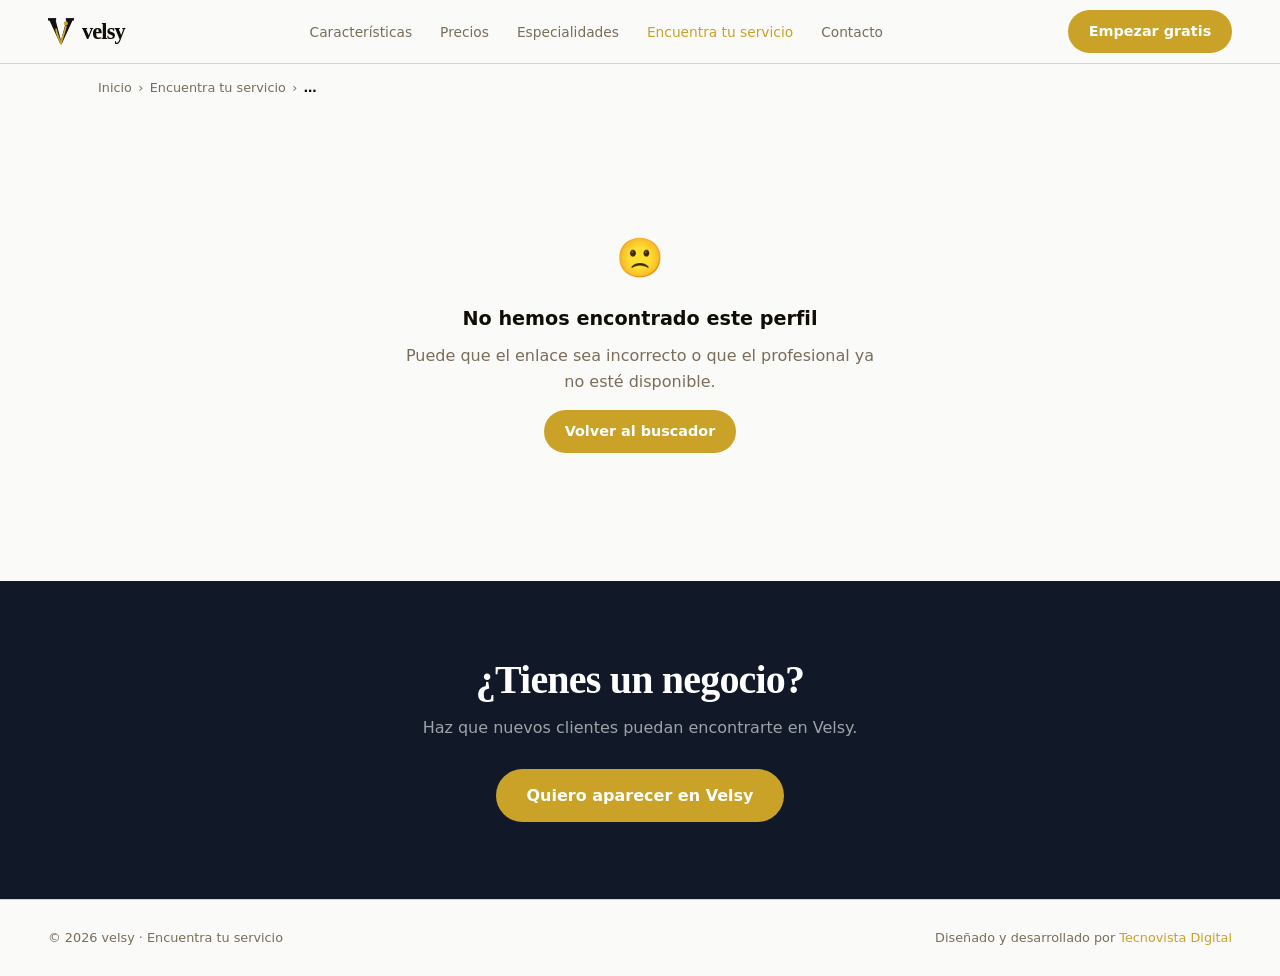
<file: encuentra-tu-servicio/perfil/index.html>
<!DOCTYPE html>
<html lang="es">
<head>
  <meta charset="UTF-8" />
  <meta name="viewport" content="width=device-width, initial-scale=1.0" />
  <link rel="icon" type="image/png" href="/favicon.png" sizes="512x512" />
  <link rel="icon" type="image/x-icon" href="/favicon.ico" />
  <link rel="apple-touch-icon" href="/apple-touch-icon.png" />

  <title id="page-title">Perfil de profesional | velsy</title>
  <meta id="meta-description" name="description" content="Perfil de profesional en el marketplace de velsy." />
  <link id="link-canonical" rel="canonical" href="https://velsy.es/encuentra-tu-servicio/" />
  <meta property="og:type" content="profile" />
  <meta id="meta-og-title" property="og:title" content="Perfil de profesional | velsy" />
  <meta id="meta-og-description" property="og:description" content="Perfil de profesional en el marketplace de velsy." />
  <meta id="meta-og-url" property="og:url" content="https://velsy.es/encuentra-tu-servicio/" />

  <link rel="stylesheet" href="/encuentra-tu-servicio/styles.css?v=6" />
</head>
<body>

  <header class="mkt-nav">
    <a href="https://velsy.es/" class="mkt-logo">
      <svg width="26" height="27" viewBox="0 0 64 66" fill="none" xmlns="http://www.w3.org/2000/svg">
        <path d="M2,2 L18,2 L34,63 L30,63 Z" fill="#111111"/>
        <path d="M62,2 L46,2 L30,63 L34,63 Z" fill="#111111"/>
        <rect x="0" y="0" width="20" height="6" fill="#111111"/>
        <rect x="44" y="0" width="20" height="6" fill="#111111"/>
        <circle cx="44" cy="13" r="5" fill="#c9a227"/>
        <path d="M20,28 C22,42 29,56 32,62 C33,56 38,44 44,21" stroke="#c9a227" stroke-width="4.5" stroke-linecap="round" fill="none"/>
      </svg>
      <span class="mkt-logo-text">velsy</span>
    </a>
    <ul class="mkt-nav-links">
      <li><a href="https://velsy.es/#caracteristicas">Características</a></li>
      <li><a href="https://velsy.es/#precios">Precios</a></li>
      <li><a href="https://velsy.es/#especialidades">Especialidades</a></li>
      <li><a href="/encuentra-tu-servicio/" aria-current="page">Encuentra tu servicio</a></li>
      <li><a href="https://velsy.es/#contacto">Contacto</a></li>
    </ul>
    <a href="https://app.velsy.es/register" class="btn btn-gold">Empezar gratis</a>
  </header>

  <nav class="breadcrumbs" aria-label="Migas de pan" id="breadcrumbs">
    <a href="https://velsy.es/">Inicio</a><span class="sep">›</span><a href="/encuentra-tu-servicio/">Encuentra tu servicio</a><span class="sep">›</span><span aria-current="page" id="breadcrumb-current">…</span>
  </nav>

  <div class="mkt-section">
    <div id="state-loading" class="state-block">
      <div class="state-icon">⏳</div>
      <h3>Cargando perfil…</h3>
    </div>

    <div id="state-notfound" class="state-block" hidden>
      <div class="state-icon">🙁</div>
      <h3>No hemos encontrado este perfil</h3>
      <p>Puede que el enlace sea incorrecto o que el profesional ya no esté disponible.</p>
      <p style="margin-top:1rem"><a href="/encuentra-tu-servicio/" class="btn btn-gold">Volver al buscador</a></p>
    </div>

    <main id="profile-content" hidden>
      <div id="demo-banner" class="demo-banner" hidden>Este es un perfil de demostración. Los datos no corresponden a un negocio real.</div>

      <div class="profile-cover" id="profile-cover"></div>

      <div class="profile-header">
        <img id="profile-logo" class="profile-logo" alt="" loading="lazy" />
        <div class="profile-title">
          <h1 class="serif" id="profile-nombre"></h1>
          <div class="profile-meta">
            <span id="profile-verificado" hidden class="prof-verificado">✓ Verificado</span>
            <span id="profile-rating"></span>
            <span id="profile-ubicacion"></span>
          </div>
        </div>
      </div>

      <div class="profile-grid">
        <div class="profile-main">
          <section id="sobre">
            <h2>Sobre nosotros</h2>
            <p class="descripcion" id="profile-descripcion"></p>
          </section>

          <section id="servicios">
            <h2>Servicios</h2>
            <div id="servicios-list"></div>
          </section>

          <section id="galeria" hidden>
            <h2>Galería</h2>
            <div class="galeria-grid" id="galeria-grid"></div>
          </section>
        </div>

        <aside class="profile-side">
          <section id="info">
            <h2>Información</h2>
            <ul class="info-list" id="info-list"></ul>
          </section>

          <section id="horario-section">
            <h2>Horario</h2>
            <ul class="horario-list" id="horario-list"></ul>
          </section>

          <section id="mapa-section" hidden>
            <h2>Cómo llegar</h2>
            <div class="mapa-embed" id="mapa-embed"></div>
          </section>

          <div class="profile-cta">
            <button type="button" class="btn btn-gold btn-lg" id="btn-reservar-cita">Reservar cita</button>
            <p class="profile-cta-note">Preparado para conectar con la agenda real de Velsy.</p>
          </div>
        </aside>
      </div>
    </main>
  </div>

  <section class="mkt-cta-pro">
    <div class="wrap">
      <h2 class="serif">¿Tienes un negocio?</h2>
      <p>Haz que nuevos clientes puedan encontrarte en Velsy.</p>
      <a href="https://app.velsy.es/register" class="btn btn-gold btn-lg">Quiero aparecer en Velsy</a>
    </div>
  </section>

  <footer class="mkt-footer">
    <span>© 2026 velsy · Encuentra tu servicio</span>
    <span>Diseñado y desarrollado por <a href="https://www.tecnovistadigital.com" target="_blank" rel="noopener noreferrer">Tecnovista Digital</a></span>
  </footer>

  <script src="/encuentra-tu-servicio/common.js?v=5"></script>
  <script src="/encuentra-tu-servicio/booking-service.js?v=5"></script>
  <script src="/encuentra-tu-servicio/perfil/perfil.js?v=8"></script>
</body>
</html>
</file>
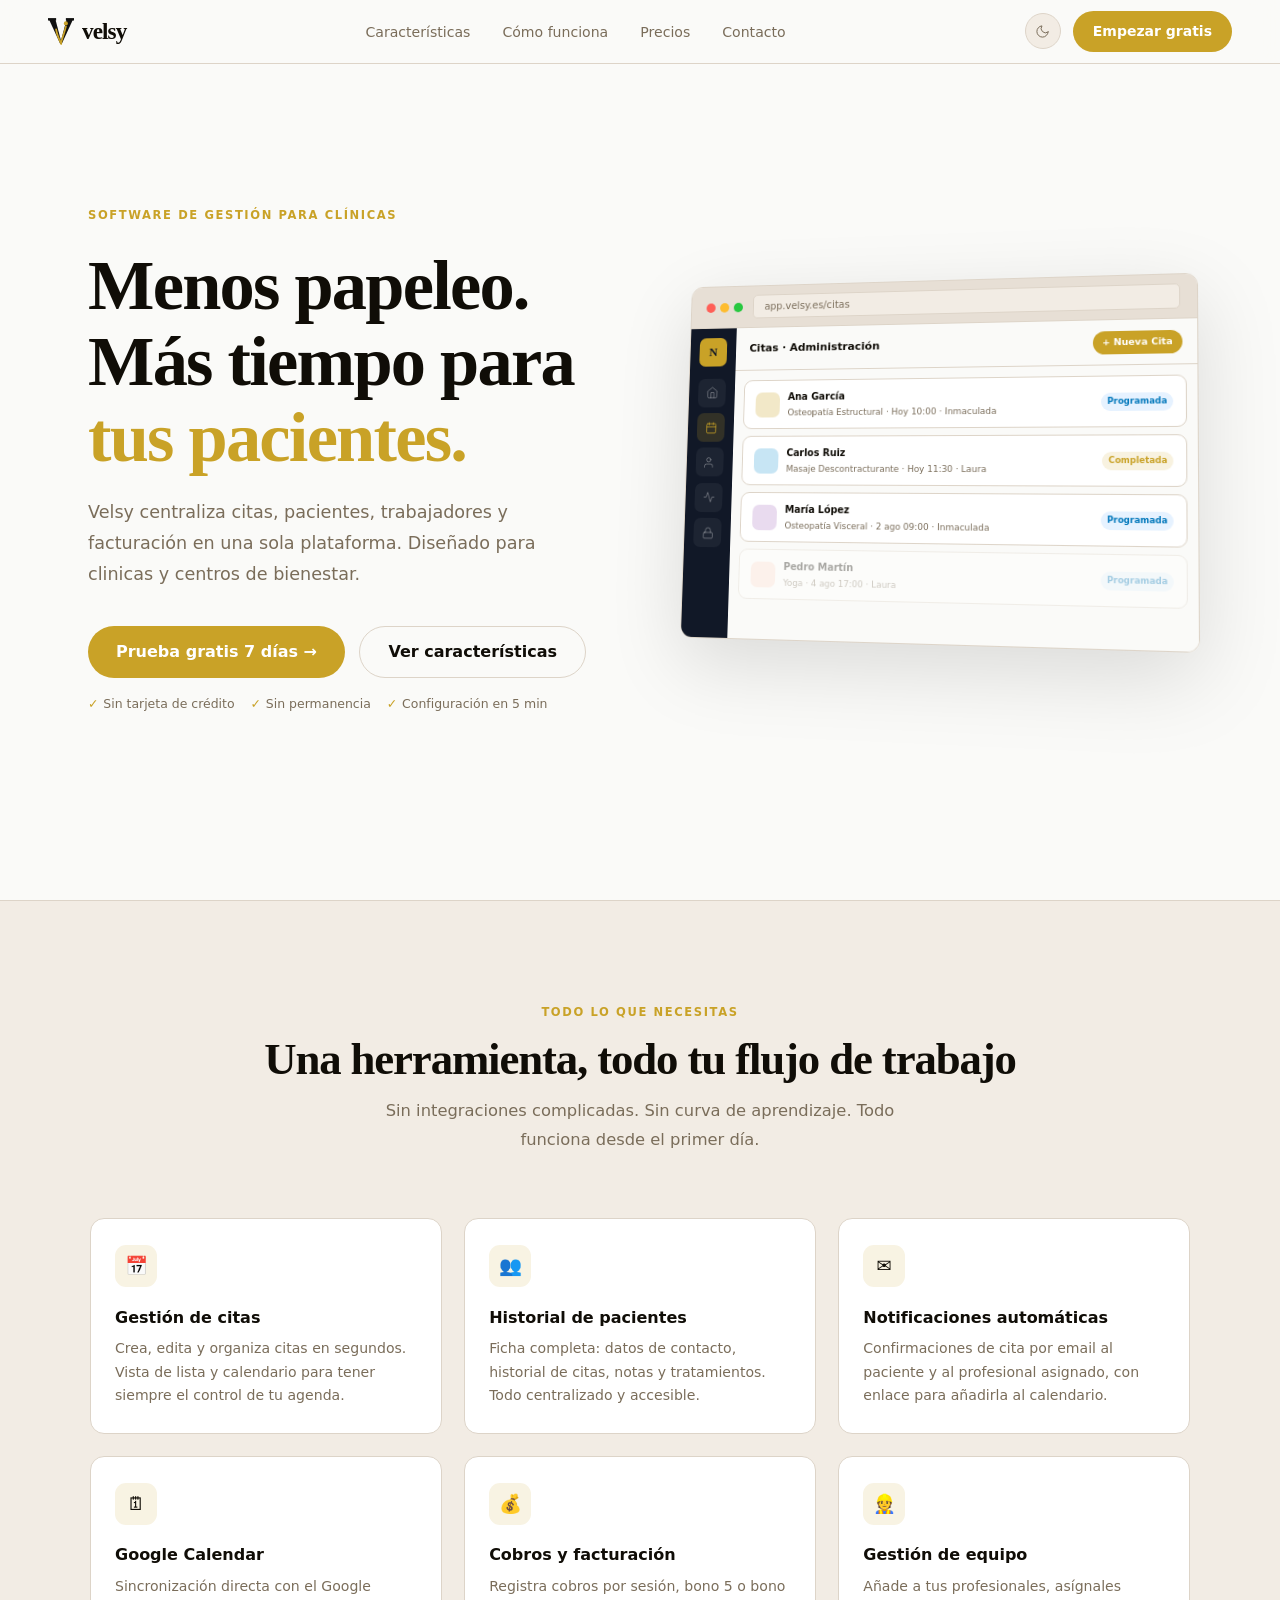
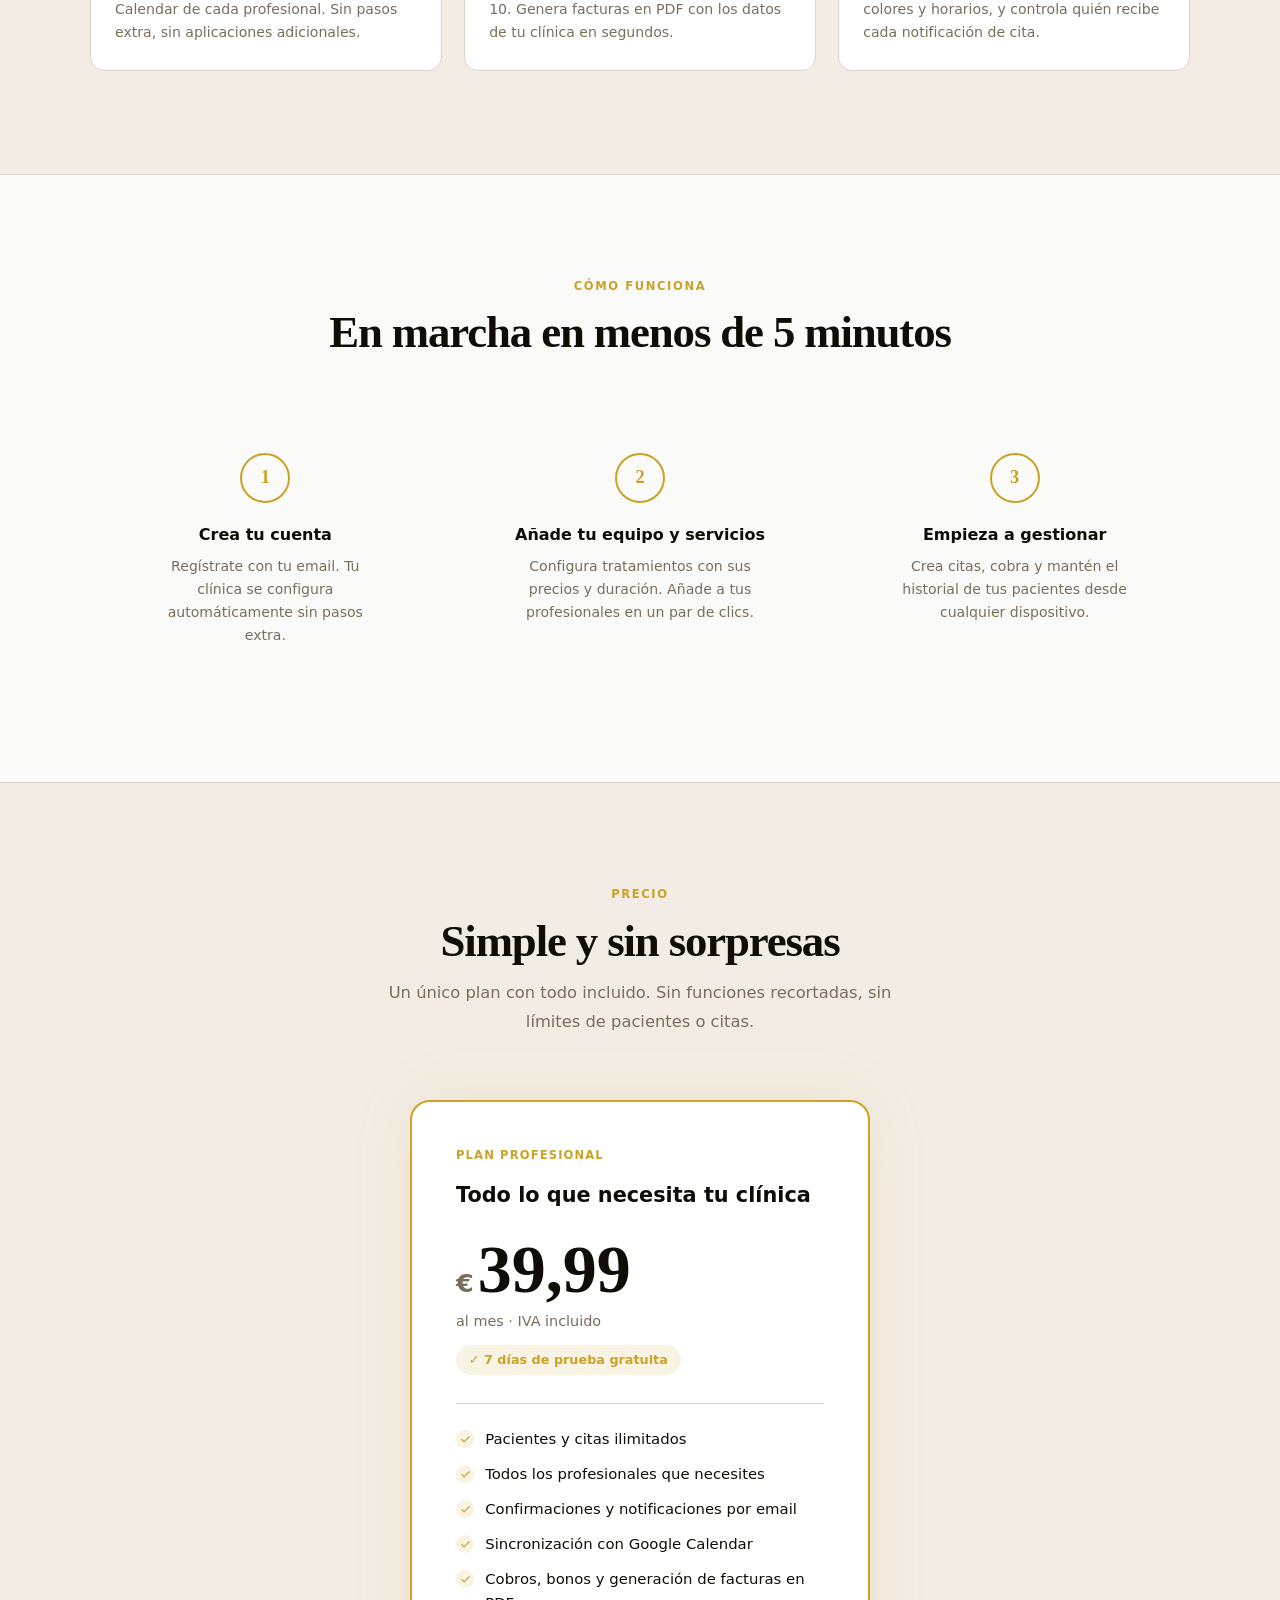
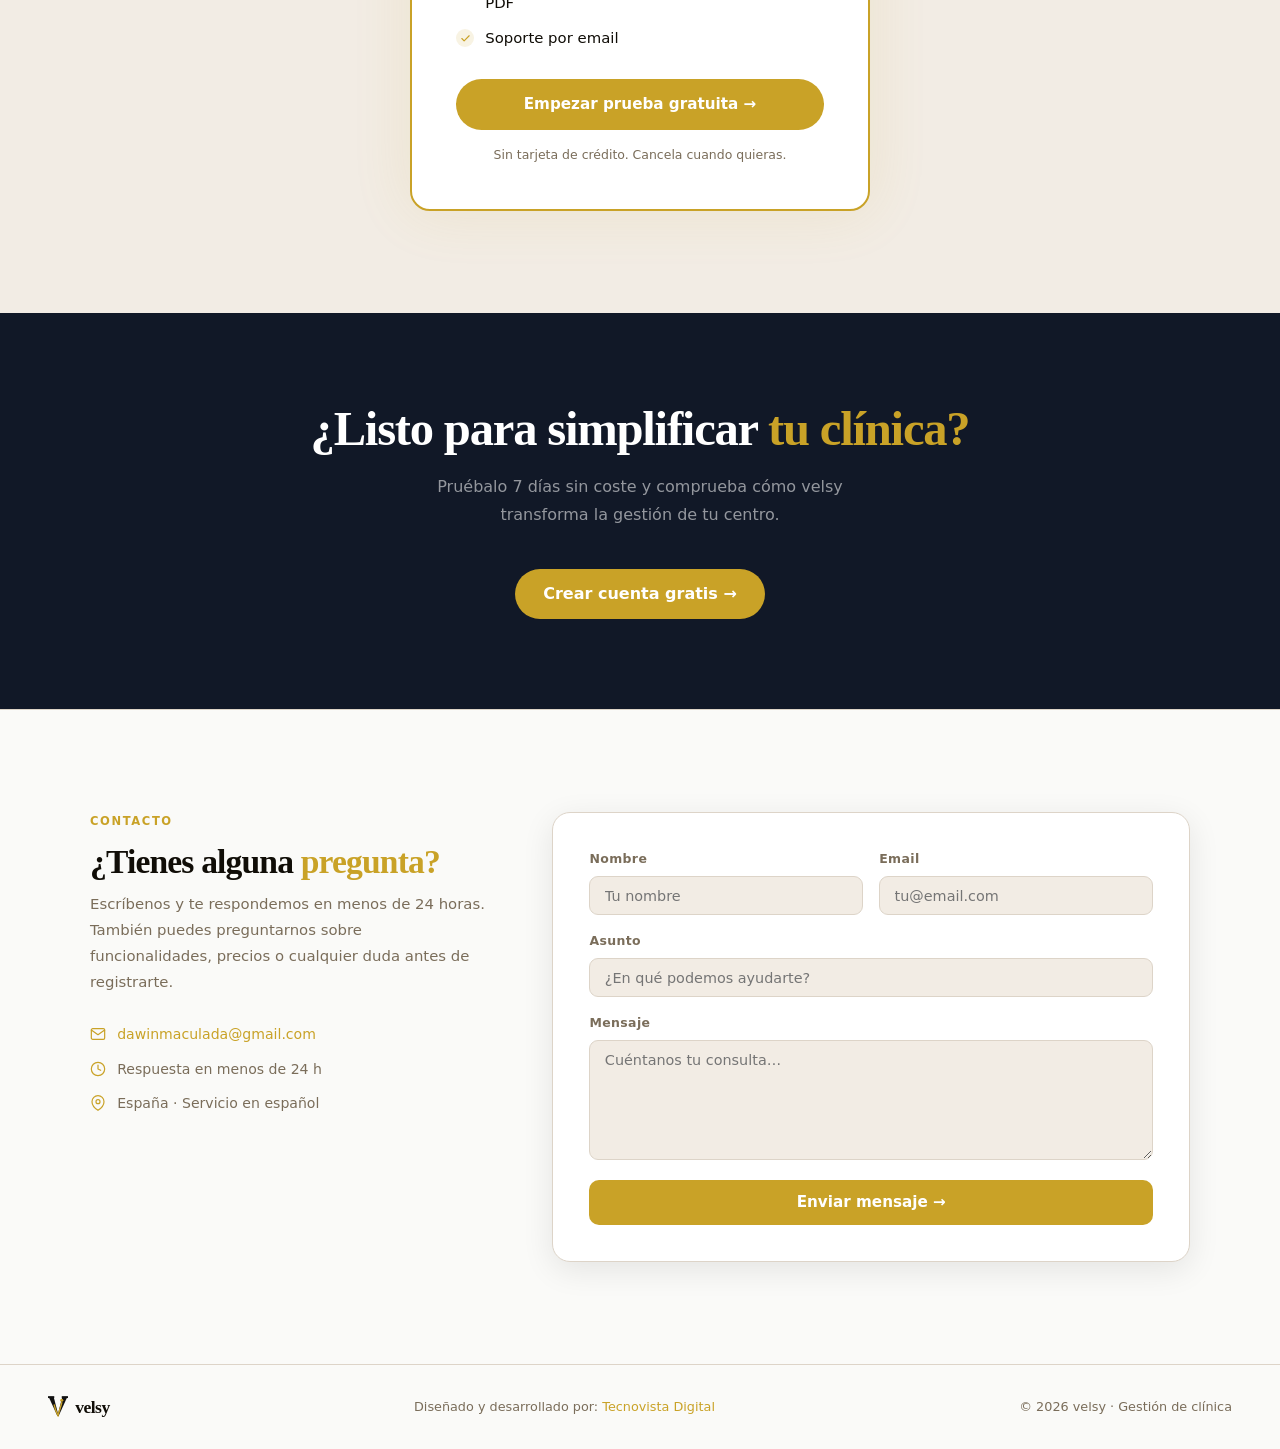
<file: indexs.html>
<!DOCTYPE html>
<html lang="es" data-theme="">
<head>
  <meta charset="UTF-8" />
  <meta name="viewport" content="width=device-width, initial-scale=1.0" />
  <link rel="icon" type="image/png" href="/favicon.png" sizes="512x512" />
  <link rel="icon" type="image/x-icon" href="/favicon.ico" />
  <link rel="apple-touch-icon" href="/apple-touch-icon.png" />

  <meta name="description" content="velsy centraliza citas, pacientes, trabajadores y facturación en una sola plataforma. Diseñado para clinicas y centros de bienestar." />
  <meta property="og:title" content="Velsy | Software de gestión para clínicas y centros de bienestar">
<meta property="og:description" content="La plataforma inteligente para gestionar tu clínica.">
<meta property="og:image" content="https://velsy.es/og-image.jpg">
<meta property="og:url" content="https://velsy.es">

  <style>
    *, *::before, *::after { box-sizing: border-box; margin: 0; padding: 0; }

    /* ── Tokens ───────────────────────────────────────────────────────────── */
    :root {
      --gold:        #c9a227;
      --gold-hover:  #a8851e;
      --gold-faint:  rgba(201,162,39,.13);
      --gold-glow:   rgba(201,162,39,.35);
      --bg:          #fafaf8;
      --surface:     #f2ece4;
      --surface-2:   #e7dfd5;
      --text:        #100d07;
      --text-muted:  #7a6d5a;
      --border:      #ddd4c8;
      --card:        #ffffff;
      --dark-nav:    #111827;
      --shadow-sm:   0 2px 10px rgba(0,0,0,.06);
      --shadow-md:   0 8px 32px rgba(0,0,0,.09);
      --shadow-lg:   0 24px 80px rgba(0,0,0,.13);
      --r:           14px;
    }

    @media (prefers-color-scheme: dark) {
      :root:not([data-theme="light"]) {
        --bg:         #0d0b08;
        --surface:    #161410;
        --surface-2:  #1e1b14;
        --text:       #f0ebe1;
        --text-muted: #9a8e7a;
        --border:     #2c2820;
        --card:       #161410;
        --shadow-sm:  0 2px 10px rgba(0,0,0,.25);
        --shadow-md:  0 8px 32px rgba(0,0,0,.35);
        --shadow-lg:  0 24px 80px rgba(0,0,0,.45);
      }
    }
    :root[data-theme="dark"] {
      --bg:         #0d0b08;
      --surface:    #161410;
      --surface-2:  #1e1b14;
      --text:       #f0ebe1;
      --text-muted: #9a8e7a;
      --border:     #2c2820;
      --card:       #161410;
      --shadow-sm:  0 2px 10px rgba(0,0,0,.25);
      --shadow-md:  0 8px 32px rgba(0,0,0,.35);
      --shadow-lg:  0 24px 80px rgba(0,0,0,.45);
    }
    :root[data-theme="light"] {
      --bg:         #fafaf8;
      --surface:    #f2ece4;
      --surface-2:  #e7dfd5;
      --text:       #100d07;
      --text-muted: #7a6d5a;
      --border:     #ddd4c8;
      --card:       #ffffff;
      --shadow-sm:  0 2px 10px rgba(0,0,0,.06);
      --shadow-md:  0 8px 32px rgba(0,0,0,.09);
      --shadow-lg:  0 24px 80px rgba(0,0,0,.13);
    }

    html { scroll-behavior: smooth; }

    body {
      font-family: system-ui, -apple-system, BlinkMacSystemFont, 'Segoe UI', sans-serif;
      background: var(--bg);
      color: var(--text);
      line-height: 1.6;
      transition: background .25s, color .25s;
      overflow-x: hidden;
    }

    /* ── Type helpers ─────────────────────────────────────────────────────── */
    .serif {
      font-family: Georgia, 'Times New Roman', serif;
      font-weight: 700;
      line-height: 1.08;
      letter-spacing: -.025em;
      text-wrap: balance;
    }
    .eyebrow {
      font-size: .72rem;
      font-weight: 700;
      letter-spacing: .14em;
      text-transform: uppercase;
      color: var(--gold);
    }

    /* ── Nav ──────────────────────────────────────────────────────────────── */
    nav {
      position: fixed; top: 0; left: 0; right: 0; z-index: 200;
      height: 64px;
      display: flex; align-items: center; justify-content: space-between;
      padding: 0 clamp(1.25rem, 5vw, 3rem);
      background: rgba(250,250,248,.88);
      backdrop-filter: blur(14px);
      border-bottom: 1px solid var(--border);
      transition: background .25s, border-color .25s;
    }
    :root[data-theme="dark"] nav { background: rgba(13,11,8,.88); }
    @media (prefers-color-scheme: dark) {
      :root:not([data-theme="light"]) nav { background: rgba(13,11,8,.88); }
    }

    .nav-logo {
      display: flex;
      align-items: center;
      gap: .5rem;
      text-decoration: none;
    }
    .nav-logo-text {
      font-family: Georgia, serif;
      font-size: 1.45rem;
      font-weight: 700;
      letter-spacing: -.04em;
      color: var(--text);
    }
    .nav-logo-text em { font-style: normal; color: var(--gold); }
    .footer-logo {
      display: flex;
      align-items: center;
      gap: .45rem;
    }
    .footer-logo-text {
      font-family: Georgia, serif; font-size: 1.1rem; font-weight: 700;
      color: var(--text); letter-spacing: -.03em;
    }
    .footer-logo-text em { font-style: normal; color: var(--gold); }

    .nav-links {
      display: flex; align-items: center; gap: 2rem; list-style: none;
    }
    .nav-links a {
      text-decoration: none;
      font-size: .88rem;
      color: var(--text-muted);
      transition: color .2s;
    }
    .nav-links a:hover { color: var(--text); }

    .nav-right { display: flex; align-items: center; gap: .75rem; }

    .btn-icon {
      width: 36px; height: 36px;
      border-radius: 50%;
      background: var(--surface);
      border: 1px solid var(--border);
      display: flex; align-items: center; justify-content: center;
      cursor: pointer;
      transition: border-color .2s, background .2s;
    }
    .btn-icon:hover { border-color: var(--gold); }
    .btn-icon svg {
      width: 15px; height: 15px;
      stroke: var(--text-muted); fill: none;
      stroke-width: 1.6; stroke-linecap: round; stroke-linejoin: round;
    }

    .btn {
      display: inline-flex; align-items: center; gap: .45rem;
      padding: .58rem 1.25rem;
      border-radius: 50px;
      font-size: .875rem; font-weight: 600;
      text-decoration: none;
      transition: all .2s;
      cursor: pointer; border: none;
      white-space: nowrap;
    }
    .btn-gold { background: var(--gold); color: #fff; }
    .btn-gold:hover {
      background: var(--gold-hover);
      transform: translateY(-1px);
      box-shadow: 0 6px 20px var(--gold-glow);
    }
    .btn-ghost {
      background: transparent;
      border: 1.5px solid var(--border);
      color: var(--text);
    }
    .btn-ghost:hover { border-color: var(--gold); color: var(--gold); }
    .btn-lg { padding: .78rem 1.75rem; font-size: 1rem; }

    /* ── Hero ─────────────────────────────────────────────────────────────── */
    .hero {
      min-height: 100dvh;
      display: grid;
      grid-template-columns: 1fr 1fr;
      align-items: center;
      gap: 4rem;
      padding: 100px clamp(1.25rem, 5vw, 3rem) 5rem;
      max-width: 1200px;
      margin: 0 auto;
    }

    .hero-eyebrow { margin-bottom: 1.4rem; }

    .hero-h1 {
      font-size: clamp(2.8rem, 5.5vw, 5.4rem);
      color: var(--text);
      margin-bottom: 1.4rem;
    }
    .hero-h1 em { font-style: normal; color: var(--gold); }

    .hero-sub {
      font-size: clamp(.97rem, 1.4vw, 1.1rem);
      color: var(--text-muted);
      max-width: 44ch;
      line-height: 1.75;
      margin-bottom: 2.25rem;
    }

    .hero-ctas { display: flex; gap: .9rem; flex-wrap: wrap; margin-bottom: 1rem; }

    .hero-note {
      font-size: .78rem;
      color: var(--text-muted);
      display: flex; align-items: center; gap: 1rem; flex-wrap: wrap;
    }
    .hero-note span { display: flex; align-items: center; gap: .3rem; }
    .hero-note span::before { content: '✓'; color: var(--gold); font-weight: 700; }

    /* ── App mockup ───────────────────────────────────────────────────────── */
    .mockup-wrap {
      perspective: 1100px;
    }

    .mockup {
      border-radius: 12px;
      border: 1px solid var(--border);
      box-shadow: var(--shadow-lg), 0 0 0 1px rgba(255,255,255,.04);
      overflow: hidden;
      transform: rotateY(-10deg) rotateX(5deg) translateZ(0);
      transition: transform .5s ease;
      will-change: transform;
    }
    .mockup-wrap:hover .mockup {
      transform: rotateY(-5deg) rotateX(2deg) translateZ(0);
    }

    .mkbar {
      background: var(--surface-2);
      padding: .55rem 1rem;
      display: flex; align-items: center; gap: .7rem;
      border-bottom: 1px solid var(--border);
    }
    .mkdots { display: flex; gap: 5px; }
    .mkdots span {
      width: 10px; height: 10px; border-radius: 50%;
    }
    .mkdots span:nth-child(1) { background: #ff5f57; }
    .mkdots span:nth-child(2) { background: #febc2e; }
    .mkdots span:nth-child(3) { background: #28c840; }

    .mkurl {
      flex: 1;
      background: var(--surface);
      border: 1px solid var(--border);
      border-radius: 5px;
      padding: .22rem .7rem;
      font-size: .65rem;
      color: var(--text-muted);
    }

    .mkbody { display: flex; height: 320px; }

    .mkside {
      width: 50px;
      background: #111827;
      display: flex; flex-direction: column; align-items: center;
      padding: .6rem 0; gap: .4rem; flex-shrink: 0;
    }

    .mkslogo {
      width: 30px; height: 30px; border-radius: 7px;
      background: var(--gold);
      display: flex; align-items: center; justify-content: center;
      font-family: Georgia, serif; font-size: .8rem; font-weight: 700;
      color: #111827; margin-bottom: .4rem;
    }

    .mknav {
      width: 30px; height: 30px; border-radius: 7px;
      background: rgba(255,255,255,.05);
      display: flex; align-items: center; justify-content: center;
    }
    .mknav.on { background: rgba(201,162,39,.18); }
    .mknav svg {
      width: 13px; height: 13px;
      stroke: rgba(255,255,255,.4); fill: none;
      stroke-width: 1.5; stroke-linecap: round; stroke-linejoin: round;
    }
    .mknav.on svg { stroke: var(--gold); }

    .mkmain {
      flex: 1; display: flex; flex-direction: column;
      background: var(--bg); overflow: hidden;
    }

    .mkhead {
      padding: .65rem .9rem;
      border-bottom: 1px solid var(--border);
      display: flex; align-items: center; justify-content: space-between;
    }
    .mkhead-title { font-size: .7rem; font-weight: 700; color: var(--text); }
    .mkhead-btn {
      font-size: .58rem; font-weight: 600;
      background: var(--gold); color: #fff;
      padding: .25rem .55rem; border-radius: 20px;
    }

    .mkcards { padding: .65rem; display: flex; flex-direction: column; gap: .45rem; }

    .mkcard {
      background: var(--card);
      border: 1px solid var(--border);
      border-radius: 9px;
      padding: .55rem .7rem;
      display: flex; align-items: center; gap: .55rem;
    }

    .mkdot {
      width: 26px; height: 26px; border-radius: 7px; flex-shrink: 0;
    }

    .mkinfo { flex: 1; min-width: 0; }
    .mkname { font-size: .62rem; font-weight: 700; color: var(--text); }
    .mkdetail { font-size: .56rem; color: var(--text-muted); margin-top: 1px; white-space: nowrap; overflow: hidden; text-overflow: ellipsis; }

    .mkbadge {
      font-size: .52rem; font-weight: 700;
      padding: .15rem .38rem; border-radius: 20px; flex-shrink: 0;
    }
    .badge-p { background: #e6f2ff; color: #0077bb; }
    .badge-c { background: rgba(201,162,39,.14); color: var(--gold); }

    /* ── Section ──────────────────────────────────────────────────────────── */
    .section { padding: clamp(4rem, 8vw, 7rem) clamp(1.25rem, 5vw, 3rem); }

    .wrap { max-width: 1100px; margin: 0 auto; }

    .s-head { text-align: center; margin-bottom: clamp(2.5rem, 5vw, 4.5rem); }
    .s-head .eyebrow { margin-bottom: .8rem; }
    .s-title { font-size: clamp(1.85rem, 3.5vw, 2.9rem); color: var(--text); margin-bottom: .9rem; }
    .s-sub { font-size: 1.02rem; color: var(--text-muted); max-width: 52ch; margin: 0 auto; line-height: 1.75; }

    /* ── Features ─────────────────────────────────────────────────────────── */
    .features { background: var(--surface); }

    .feat-grid {
      display: grid;
      grid-template-columns: repeat(auto-fit, minmax(290px, 1fr));
      gap: 1.4rem;
    }

    .feat-card {
      background: var(--card);
      border: 1px solid var(--border);
      border-radius: var(--r);
      padding: 1.6rem 1.5rem;
      transition: border-color .22s, transform .22s, box-shadow .22s;
    }
    .feat-card:hover {
      border-color: var(--gold);
      transform: translateY(-3px);
      box-shadow: 0 10px 36px rgba(201,162,39,.11);
    }

    .feat-icon {
      width: 42px; height: 42px; border-radius: 11px;
      background: var(--gold-faint);
      display: flex; align-items: center; justify-content: center;
      font-size: 1.15rem;
      margin-bottom: 1.1rem;
    }
    .feat-title { font-size: 1rem; font-weight: 700; margin-bottom: .45rem; color: var(--text); }
    .feat-desc { font-size: .88rem; color: var(--text-muted); line-height: 1.65; }

    /* ── Steps ────────────────────────────────────────────────────────────── */
    .steps-grid {
      display: grid;
      grid-template-columns: repeat(auto-fit, minmax(240px, 1fr));
      gap: 1.5rem;
      position: relative;
    }

    .step { text-align: center; padding: 2rem 1.5rem; }

    .step-num {
      width: 50px; height: 50px;
      border-radius: 50%;
      border: 2px solid var(--gold);
      display: flex; align-items: center; justify-content: center;
      font-family: Georgia, serif;
      font-size: 1.15rem; font-weight: 700; color: var(--gold);
      margin: 0 auto 1.2rem;
    }
    .step-title { font-size: 1rem; font-weight: 700; margin-bottom: .45rem; color: var(--text); }
    .step-desc { font-size: .88rem; color: var(--text-muted); line-height: 1.65; max-width: 26ch; margin: 0 auto; }

    /* ── Pricing ──────────────────────────────────────────────────────────── */
    .pricing-bg { background: var(--surface); }

    .pricing-card {
      max-width: 460px;
      margin: 0 auto;
      background: var(--card);
      border: 2px solid var(--gold);
      border-radius: 20px;
      padding: clamp(2rem, 4vw, 2.75rem);
      box-shadow: 0 0 60px rgba(201,162,39,.12);
    }

    .price-label {
      font-size: .72rem; font-weight: 700;
      letter-spacing: .1em; text-transform: uppercase;
      color: var(--gold); margin-bottom: .9rem;
    }
    .price-name { font-size: 1.3rem; font-weight: 700; color: var(--text); margin-bottom: 1.4rem; }

    .price-amount { display: flex; align-items: baseline; gap: .25rem; margin-bottom: .4rem; }
    .price-currency { font-size: 1.6rem; font-weight: 700; color: var(--text-muted); }
    .price-number {
      font-family: Georgia, serif;
      font-size: clamp(3rem, 7vw, 4.25rem);
      font-weight: 700; line-height: 1;
      color: var(--text);
      font-variant-numeric: tabular-nums;
    }
    .price-period { font-size: .9rem; color: var(--text-muted); margin-bottom: .75rem; }

    .price-trial {
      display: inline-block;
      background: var(--gold-faint);
      color: var(--gold);
      font-size: .8rem; font-weight: 600;
      padding: .3rem .8rem; border-radius: 20px;
      margin-bottom: 1.75rem;
    }

    .price-div {
      border: none; border-top: 1px solid var(--border);
      margin: 0 0 1.5rem;
    }

    .price-feats { list-style: none; display: flex; flex-direction: column; gap: .7rem; margin-bottom: 1.75rem; }
    .price-feats li {
      display: flex; align-items: flex-start; gap: .7rem;
      font-size: .93rem; color: var(--text);
    }
    .price-feats li::before {
      content: '';
      width: 18px; height: 18px; border-radius: 50%;
      background: var(--gold-faint)
        url("data:image/svg+xml,%3Csvg xmlns='http://www.w3.org/2000/svg' viewBox='0 0 24 24' fill='none' stroke='%23c9a227' stroke-width='2.5' stroke-linecap='round' stroke-linejoin='round'%3E%3Cpolyline points='20 6 9 17 4 12'/%3E%3C/svg%3E")
        center/11px no-repeat;
      flex-shrink: 0; margin-top: 2px;
    }

    .price-note {
      text-align: center; font-size: .78rem; color: var(--text-muted); margin-top: .9rem;
    }

    /* ── CTA strip ────────────────────────────────────────────────────────── */
    .cta-strip {
      background: var(--dark-nav);
      padding: clamp(4rem, 7vw, 6rem) clamp(1.25rem, 5vw, 3rem);
      text-align: center;
    }
    .cta-strip .serif {
      font-size: clamp(1.9rem, 3.8vw, 3.2rem);
      color: #fff; margin-bottom: 1.1rem;
    }
    .cta-strip .serif em { font-style: normal; color: var(--gold); }
    .cta-strip p { color: rgba(255,255,255,.55); max-width: 46ch; margin: 0 auto 2.5rem; line-height: 1.75; }

    /* ── Footer ───────────────────────────────────────────────────────────── */
    footer {
      padding: 1.75rem clamp(1.25rem, 5vw, 3rem);
      border-top: 1px solid var(--border);
      display: flex; align-items: center; justify-content: space-between;
      flex-wrap: wrap; gap: 1rem;
    }
    footer p { font-size: .8rem; color: var(--text-muted); }
    footer a { color: var(--gold); text-decoration: none; }
    footer a:hover { text-decoration: underline; }

    /* ── Divider ──────────────────────────────────────────────────────────── */
    .rule {
      border: none;
      border-top: 1px solid var(--border);
      margin: 0;
    }

    /* ── Reveal ───────────────────────────────────────────────────────────── */
    .rv {
      opacity: 0;
      transform: translateY(28px);
      transition: opacity .65s ease, transform .65s ease;
    }
    .rv.in { opacity: 1; transform: none; }

    /* ── Contact ─────────────────────────────────────────────────────────── */
    .contact-grid {
      display: grid;
      grid-template-columns: 1fr 1.6fr;
      gap: 4rem;
      align-items: start;
    }
    @media (max-width: 720px) {
      .contact-grid { grid-template-columns: 1fr; gap: 2rem; }
    }

    .contact-info-title {
      font-size: clamp(1.5rem, 3vw, 2.1rem);
      color: var(--text);
      margin-bottom: .7rem;
    }
    .contact-info-title em { font-style: normal; color: var(--gold); }
    .contact-info-sub {
      font-size: .93rem; color: var(--text-muted); line-height: 1.75; margin-bottom: 1.75rem;
    }
    .contact-detail {
      display: flex; align-items: center; gap: .7rem;
      font-size: .88rem; color: var(--text-muted); margin-bottom: .75rem;
    }
    .contact-detail svg {
      width: 16px; height: 16px;
      stroke: var(--gold); fill: none;
      stroke-width: 1.8; stroke-linecap: round; stroke-linejoin: round;
      flex-shrink: 0;
    }
    .contact-detail a { color: var(--gold); text-decoration: none; }
    .contact-detail a:hover { text-decoration: underline; }

    .contact-form {
      background: var(--card);
      border: 1px solid var(--border);
      border-radius: 18px;
      padding: clamp(1.5rem, 3vw, 2.25rem);
      box-shadow: var(--shadow-md);
    }
    .cf-row { display: grid; grid-template-columns: 1fr 1fr; gap: 1rem; }
    @media (max-width: 500px) { .cf-row { grid-template-columns: 1fr; } }

    .cf-group { display: flex; flex-direction: column; gap: .45rem; margin-bottom: 1rem; }
    .cf-label {
      font-size: .78rem; font-weight: 600;
      color: var(--text-muted); letter-spacing: .03em;
    }
    .cf-input {
      width: 100%;
      padding: .65rem .9rem;
      background: var(--surface);
      border: 1.5px solid var(--border);
      border-radius: 9px;
      font-size: .9rem;
      color: var(--text);
      font-family: inherit;
      transition: border-color .2s, box-shadow .2s;
      outline: none;
    }
    .cf-input:focus {
      border-color: var(--gold);
      box-shadow: 0 0 0 3px rgba(201,162,39,.12);
    }
    textarea.cf-input { resize: vertical; min-height: 120px; }

    .cf-btn {
      width: 100%; padding: .82rem 1rem;
      background: var(--gold); color: #fff;
      border: none; border-radius: 10px;
      font-size: .95rem; font-weight: 700;
      cursor: pointer; font-family: inherit;
      transition: background .2s, transform .15s, box-shadow .2s;
      margin-top: .25rem;
    }
    .cf-btn:hover {
      background: var(--gold-hover);
      transform: translateY(-1px);
      box-shadow: 0 6px 20px var(--gold-glow);
    }
    .cf-btn:active { transform: translateY(0); }

    .cf-success {
      display: none;
      text-align: center; padding: 1.5rem;
      color: var(--text);
    }
    .cf-success svg {
      width: 44px; height: 44px; stroke: var(--gold); fill: none;
      stroke-width: 1.6; stroke-linecap: round; stroke-linejoin: round;
      margin: 0 auto 1rem; display: block;
    }
    .cf-success p { font-size: .9rem; color: var(--text-muted); margin-top: .4rem; }

    @media (prefers-reduced-motion: reduce) {
      .rv { transition: none; }
      .mockup { transform: none !important; }
    }

    /* ── Responsive ───────────────────────────────────────────────────────── */
    @media (max-width: 820px) {
      .hero { grid-template-columns: 1fr; min-height: auto; padding-top: 88px; }
      .mockup-wrap { display: none; }
      .nav-links { display: none; }
    }

    @media (max-width: 540px) {
      .hero-ctas { flex-direction: column; }
      .btn-lg { text-align: center; justify-content: center; }
    }
  </style>
</head>
<body>

  <!-- ── NAV ──────────────────────────────────────────────────────────────── -->
  <nav>
    <a href="#" class="nav-logo">
      <svg width="26" height="27" viewBox="0 0 64 66" fill="none" xmlns="http://www.w3.org/2000/svg">
        <path d="M2,2 L18,2 L34,63 L30,63 Z" fill="#111111"/>
        <path d="M62,2 L46,2 L30,63 L34,63 Z" fill="#111111"/>
        <rect x="0" y="0" width="20" height="6" fill="#111111"/>
        <rect x="44" y="0" width="20" height="6" fill="#111111"/>
        <circle cx="44" cy="13" r="5" fill="#c9a227"/>
        <path d="M20,28 C22,42 29,56 32,62 C33,56 38,44 44,21"
              stroke="#c9a227" stroke-width="4.5" stroke-linecap="round" fill="none"/>
      </svg>
      <span class="nav-logo-text">velsy</span>
    </a>

    <ul class="nav-links">
      <li><a href="#caracteristicas">Características</a></li>
      <li><a href="#como-funciona">Cómo funciona</a></li>
      <li><a href="#precios">Precios</a></li>
      <li><a href="#contacto">Contacto</a></li>
    </ul>

    <div class="nav-right">
      <button class="btn-icon" onclick="toggleTheme()" aria-label="Cambiar tema">
        <svg id="theme-icon" viewBox="0 0 24 24">
          <path d="M21 12.79A9 9 0 1 1 11.21 3 7 7 0 0 0 21 12.79z"/>
        </svg>
      </button>
      <a href="https://app.velsy.es/register" class="btn btn-gold">Empezar gratis</a>
    </div>
  </nav>

  <!-- ── HERO ─────────────────────────────────────────────────────────────── -->
  <section>
    <div class="hero">

      <!-- Texto -->
      <div class="hero-text">
        <p class="eyebrow hero-eyebrow rv">Software de gestión para clínicas</p>
        <h1 class="serif hero-h1 rv" style="transition-delay:.08s">
          Menos papeleo.<br>
          Más tiempo para<br>
          <em>tus pacientes.</em>
        </h1>
        <p class="hero-sub rv" style="transition-delay:.16s">
          Velsy centraliza citas, pacientes, trabajadores y facturación en una sola plataforma. Diseñado para clinicas y centros de bienestar.
        </p>
        <div class="hero-ctas rv" style="transition-delay:.22s">
          <a href="https://app.velsy.es/register" class="btn btn-gold btn-lg">
            Prueba gratis 7 días →
          </a>
          <a href="#caracteristicas" class="btn btn-ghost btn-lg">
            Ver características
          </a>
        </div>
        <div class="hero-note rv" style="transition-delay:.28s">
          <span>Sin tarjeta de crédito</span>
          <span>Sin permanencia</span>
          <span>Configuración en 5 min</span>
        </div>
      </div>

      <!-- Mockup -->
      <div class="mockup-wrap rv" style="transition-delay:.18s">
        <div class="mockup">
          <!-- Browser chrome -->
          <div class="mkbar">
            <div class="mkdots"><span></span><span></span><span></span></div>
            <div class="mkurl">app.velsy.es/citas</div>
          </div>

          <div class="mkbody">
            <!-- Sidebar -->
            <div class="mkside">
              <div class="mkslogo">N</div>
              <div class="mknav">
                <svg viewBox="0 0 24 24"><path d="M3 9l9-7 9 7v11a2 2 0 0 1-2 2H5a2 2 0 0 1-2-2z"/><polyline points="9 22 9 12 15 12 15 22"/></svg>
              </div>
              <div class="mknav on">
                <svg viewBox="0 0 24 24"><rect x="3" y="4" width="18" height="18" rx="2"/><line x1="16" y1="2" x2="16" y2="6"/><line x1="8" y1="2" x2="8" y2="6"/><line x1="3" y1="10" x2="21" y2="10"/></svg>
              </div>
              <div class="mknav">
                <svg viewBox="0 0 24 24"><path d="M17 21v-2a4 4 0 0 0-4-4H5a4 4 0 0 0-4 4v2"/><circle cx="9" cy="7" r="4"/></svg>
              </div>
              <div class="mknav">
                <svg viewBox="0 0 24 24"><path d="M22 12h-4l-3 9L9 3l-3 9H2"/></svg>
              </div>
              <div class="mknav">
                <svg viewBox="0 0 24 24"><rect x="3" y="11" width="18" height="11" rx="2"/><path d="M7 11V7a5 5 0 0 1 10 0v4"/></svg>
              </div>
            </div>

            <!-- Main content -->
            <div class="mkmain">
              <div class="mkhead">
                <span class="mkhead-title">Citas · Administración</span>
                <span class="mkhead-btn">+ Nueva Cita</span>
              </div>
              <div class="mkcards">
                <div class="mkcard">
                  <div class="mkdot" style="background:rgba(201,162,39,.25)"></div>
                  <div class="mkinfo">
                    <div class="mkname">Ana García</div>
                    <div class="mkdetail">Osteopatía Estructural · Hoy 10:00 · Inmaculada</div>
                  </div>
                  <span class="mkbadge badge-p">Programada</span>
                </div>
                <div class="mkcard">
                  <div class="mkdot" style="background:rgba(0,136,204,.22)"></div>
                  <div class="mkinfo">
                    <div class="mkname">Carlos Ruiz</div>
                    <div class="mkdetail">Masaje Descontracturante · Hoy 11:30 · Laura</div>
                  </div>
                  <span class="mkbadge badge-c">Completada</span>
                </div>
                <div class="mkcard">
                  <div class="mkdot" style="background:rgba(155,89,182,.22)"></div>
                  <div class="mkinfo">
                    <div class="mkname">María López</div>
                    <div class="mkdetail">Osteopatía Visceral · 2 ago 09:00 · Inmaculada</div>
                  </div>
                  <span class="mkbadge badge-p">Programada</span>
                </div>
                <div class="mkcard" style="opacity:.35">
                  <div class="mkdot" style="background:rgba(255,107,53,.22)"></div>
                  <div class="mkinfo">
                    <div class="mkname">Pedro Martín</div>
                    <div class="mkdetail">Yoga · 4 ago 17:00 · Laura</div>
                  </div>
                  <span class="mkbadge badge-p">Programada</span>
                </div>
              </div>
            </div>
          </div><!-- /mkbody -->
        </div><!-- /mockup -->
      </div><!-- /mockup-wrap -->

    </div><!-- /hero -->
  </section>

  <hr class="rule" />

  <!-- ── FEATURES ──────────────────────────────────────────────────────────── -->
  <section class="section features" id="caracteristicas">
    <div class="wrap">
      <div class="s-head rv">
        <p class="eyebrow">Todo lo que necesitas</p>
        <h2 class="serif s-title">Una herramienta, todo tu flujo de trabajo</h2>
        <p class="s-sub">Sin integraciones complicadas. Sin curva de aprendizaje. Todo funciona desde el primer día.</p>
      </div>

      <div class="feat-grid">
        <div class="feat-card rv">
          <div class="feat-icon">📅</div>
          <h3 class="feat-title">Gestión de citas</h3>
          <p class="feat-desc">Crea, edita y organiza citas en segundos. Vista de lista y calendario para tener siempre el control de tu agenda.</p>
        </div>
        <div class="feat-card rv" style="transition-delay:.06s">
          <div class="feat-icon">👥</div>
          <h3 class="feat-title">Historial de pacientes</h3>
          <p class="feat-desc">Ficha completa: datos de contacto, historial de citas, notas y tratamientos. Todo centralizado y accesible.</p>
        </div>
        <div class="feat-card rv" style="transition-delay:.12s">
          <div class="feat-icon">✉️</div>
          <h3 class="feat-title">Notificaciones automáticas</h3>
          <p class="feat-desc">Confirmaciones de cita por email al paciente y al profesional asignado, con enlace para añadirla al calendario.</p>
        </div>
        <div class="feat-card rv" style="transition-delay:.06s">
          <div class="feat-icon">🗓</div>
          <h3 class="feat-title">Google Calendar</h3>
          <p class="feat-desc">Sincronización directa con el Google Calendar de cada profesional. Sin pasos extra, sin aplicaciones adicionales.</p>
        </div>
        <div class="feat-card rv" style="transition-delay:.12s">
          <div class="feat-icon">💰</div>
          <h3 class="feat-title">Cobros y facturación</h3>
          <p class="feat-desc">Registra cobros por sesión, bono 5 o bono 10. Genera facturas en PDF con los datos de tu clínica en segundos.</p>
        </div>
        <div class="feat-card rv" style="transition-delay:.18s">
          <div class="feat-icon">👷</div>
          <h3 class="feat-title">Gestión de equipo</h3>
          <p class="feat-desc">Añade a tus profesionales, asígnales colores y horarios, y controla quién recibe cada notificación de cita.</p>
        </div>
      </div>
    </div>
  </section>

  <hr class="rule" />

  <!-- ── HOW IT WORKS ───────────────────────────────────────────────────────── -->
  <section class="section" id="como-funciona">
    <div class="wrap">
      <div class="s-head rv">
        <p class="eyebrow">Cómo funciona</p>
        <h2 class="serif s-title">En marcha en menos de 5 minutos</h2>
      </div>
      <div class="steps-grid">
        <div class="step rv">
          <div class="step-num">1</div>
          <h3 class="step-title">Crea tu cuenta</h3>
          <p class="step-desc">Regístrate con tu email. Tu clínica se configura automáticamente sin pasos extra.</p>
        </div>
        <div class="step rv" style="transition-delay:.1s">
          <div class="step-num">2</div>
          <h3 class="step-title">Añade tu equipo y servicios</h3>
          <p class="step-desc">Configura tratamientos con sus precios y duración. Añade a tus profesionales en un par de clics.</p>
        </div>
        <div class="step rv" style="transition-delay:.2s">
          <div class="step-num">3</div>
          <h3 class="step-title">Empieza a gestionar</h3>
          <p class="step-desc">Crea citas, cobra y mantén el historial de tus pacientes desde cualquier dispositivo.</p>
        </div>
      </div>
    </div>
  </section>

  <hr class="rule" />

  <!-- ── PRICING ────────────────────────────────────────────────────────────── -->
  <section class="section pricing-bg" id="precios">
    <div class="wrap">
      <div class="s-head rv">
        <p class="eyebrow">Precio</p>
        <h2 class="serif s-title">Simple y sin sorpresas</h2>
        <p class="s-sub">Un único plan con todo incluido. Sin funciones recortadas, sin límites de pacientes o citas.</p>
      </div>

      <div class="rv">
        <div class="pricing-card">
          <p class="price-label">Plan Profesional</p>
          <p class="price-name">Todo lo que necesita tu clínica</p>

          <div class="price-amount">
            <span class="price-currency">€</span>
            <span class="price-number">39,99</span>
          </div>
          <p class="price-period">al mes · IVA incluido</p>
          <span class="price-trial">✓ 7 días de prueba gratuita</span>

          <hr class="price-div" />

          <ul class="price-feats">
            <li>Pacientes y citas ilimitados</li>
            <li>Todos los profesionales que necesites</li>
            <li>Confirmaciones y notificaciones por email</li>
            <li>Sincronización con Google Calendar</li>
            <li>Cobros, bonos y generación de facturas en PDF</li>
            <li>Soporte por email</li>
          </ul>

          <a href="https://app.velsy.es/register" class="btn btn-gold" style="width:100%;justify-content:center;padding:.85rem 1rem;font-size:.95rem;">
            Empezar prueba gratuita →
          </a>
          <p class="price-note">Sin tarjeta de crédito. Cancela cuando quieras.</p>
        </div>
      </div>
    </div>
  </section>

  <!-- ── CTA STRIP ──────────────────────────────────────────────────────────── -->
  <div class="cta-strip rv">
    <div class="wrap">
      <h2 class="serif">¿Listo para simplificar <em>tu clínica?</em></h2>
      <p>Pruébalo 7 días sin coste y comprueba cómo velsy transforma la gestión de tu centro.</p>
      <a href="https://app.velsy.es/register" class="btn btn-gold btn-lg">
        Crear cuenta gratis →
      </a>
    </div>
  </div>

  <hr class="rule" />

  <!-- ── CONTACT ───────────────────────────────────────────────────────────── -->
  <section class="section" id="contacto">
    <div class="wrap">
      <div class="contact-grid">

        <!-- Info -->
        <div class="rv">
          <p class="eyebrow" style="margin-bottom:.8rem">Contacto</p>
          <h2 class="serif contact-info-title">¿Tienes alguna <em>pregunta?</em></h2>
          <p class="contact-info-sub">
            Escríbenos y te respondemos en menos de 24 horas. También puedes preguntarnos sobre funcionalidades, precios o cualquier duda antes de registrarte.
          </p>
          <div class="contact-detail">
            <svg viewBox="0 0 24 24"><path d="M4 4h16c1.1 0 2 .9 2 2v12c0 1.1-.9 2-2 2H4c-1.1 0-2-.9-2-2V6c0-1.1.9-2 2-2z"/><polyline points="22,6 12,13 2,6"/></svg>
            <a href="mailto:dawinmaculada@gmail.com">dawinmaculada@gmail.com</a>
          </div>
          <div class="contact-detail">
            <svg viewBox="0 0 24 24"><circle cx="12" cy="12" r="10"/><polyline points="12 6 12 12 16 14"/></svg>
            Respuesta en menos de 24 h
          </div>
          <div class="contact-detail">
            <svg viewBox="0 0 24 24"><path d="M21 10c0 7-9 13-9 13s-9-6-9-13a9 9 0 0 1 18 0z"/><circle cx="12" cy="10" r="3"/></svg>
            España · Servicio en español
          </div>
        </div>

        <!-- Formulario -->
        <div class="contact-form rv" style="transition-delay:.1s">
          <div id="cf-form-wrap">
            <div class="cf-row">
              <div class="cf-group">
                <label class="cf-label" for="cf-name">Nombre</label>
                <input id="cf-name" class="cf-input" type="text" placeholder="Tu nombre" />
              </div>
              <div class="cf-group">
                <label class="cf-label" for="cf-email">Email</label>
                <input id="cf-email" class="cf-input" type="email" placeholder="tu@email.com" />
              </div>
            </div>
            <div class="cf-group">
              <label class="cf-label" for="cf-subject">Asunto</label>
              <input id="cf-subject" class="cf-input" type="text" placeholder="¿En qué podemos ayudarte?" />
            </div>
            <div class="cf-group">
              <label class="cf-label" for="cf-msg">Mensaje</label>
              <textarea id="cf-msg" class="cf-input" placeholder="Cuéntanos tu consulta…"></textarea>
            </div>
            <button class="cf-btn" onclick="sendContact()">Enviar mensaje →</button>
          </div>
          <div class="cf-success" id="cf-success">
            <svg viewBox="0 0 24 24"><path d="M22 11.08V12a10 10 0 1 1-5.93-9.14"/><polyline points="22 4 12 14.01 9 11.01"/></svg>
            <strong>¡Mensaje enviado!</strong>
            <p>Gracias por ponerse en contacto con nosotros, le responderemos en la mayor brevedad posible.</p>
          </div>
        </div>

      </div>
    </div>
  </section>

  <!-- ── FOOTER ─────────────────────────────────────────────────────────────── -->
  <footer>
    <span class="footer-logo">
      <svg width="20" height="21" viewBox="0 0 64 66" fill="none" xmlns="http://www.w3.org/2000/svg">
        <path d="M2,2 L18,2 L34,63 L30,63 Z" fill="#111111"/>
        <path d="M62,2 L46,2 L30,63 L34,63 Z" fill="#111111"/>
        <rect x="0" y="0" width="20" height="6" fill="#111111"/>
        <rect x="44" y="0" width="20" height="6" fill="#111111"/>
        <circle cx="44" cy="13" r="5" fill="#c9a227"/>
        <path d="M20,28 C22,42 29,56 32,62 C33,56 38,44 44,21"
              stroke="#c9a227" stroke-width="4.5" stroke-linecap="round" fill="none"/>
      </svg>
      <span class="footer-logo-text">velsy</span>
    </span>

  <p>
    Diseñado y desarrollado por: 
    <a href="https://www.tecnovistadigital.com" target="_blank" rel="noopener noreferrer">
      Tecnovista Digital
    </a>
  </p>

    <p>© 2026 velsy · Gestión de clínica</p>
  </footer>

  <script>
    // ── Contact form ─────────────────────────────────────────────────────────
    async function sendContact() {
  const name    = document.getElementById('cf-name').value.trim();
  const email   = document.getElementById('cf-email').value.trim();
  const subject = document.getElementById('cf-subject').value.trim();
  const msg     = document.getElementById('cf-msg').value.trim();

  if (!name || !email || !msg) {
    alert('Por favor rellena al menos el nombre, email y mensaje.');
    return;
  }

  const btn = document.querySelector('.cf-btn');
  const original = btn.textContent;
  btn.disabled = true;
  btn.textContent = 'Enviando…';

  try {
    const res = await fetch('https://api.web3forms.com/submit', {
      method: 'POST',
      headers: { 'Content-Type': 'application/json', Accept: 'application/json' },
      body: JSON.stringify({
        access_key: 'ceeaf3f5-460b-468a-b6e1-2b9b97c33b90',
        name,
        email,
        subject: subject || 'Consulta desde velsy.es',
        message: msg,
        from_name: 'velsy Web',
        replyto: email,
      }),
    });
    const result = await res.json();
    if (result.success) {
      document.getElementById('cf-form-wrap').style.display = 'none';
      document.getElementById('cf-success').style.display   = 'block';
    } else {
      throw new Error(result.message || 'Error');
    }
  } catch {
    btn.disabled = false;
    btn.textContent = original;
    alert('No se pudo enviar el mensaje. Por favor inténtalo de nuevo.');
  }
}


    // ── Theme ────────────────────────────────────────────────────────────────
    const root = document.documentElement;
    const icon = document.getElementById('theme-icon');

    function isDark() {
      const t = root.getAttribute('data-theme');
      return t === 'dark' || (!t && matchMedia('(prefers-color-scheme: dark)').matches);
    }

    function renderIcon() {
      icon.innerHTML = isDark()
        ? '<circle cx="12" cy="12" r="5"/><line x1="12" y1="1" x2="12" y2="3"/><line x1="12" y1="21" x2="12" y2="23"/><line x1="4.22" y1="4.22" x2="5.64" y2="5.64"/><line x1="18.36" y1="18.36" x2="19.78" y2="19.78"/><line x1="1" y1="12" x2="3" y2="12"/><line x1="21" y1="12" x2="23" y2="12"/><line x1="4.22" y1="19.78" x2="5.64" y2="18.36"/><line x1="18.36" y1="5.64" x2="19.78" y2="4.22"/>'
        : '<path d="M21 12.79A9 9 0 1 1 11.21 3 7 7 0 0 0 21 12.79z"/>';
    }

    function toggleTheme() {
      root.setAttribute('data-theme', isDark() ? 'light' : 'dark');
      renderIcon();
    }

    renderIcon();

    // ── Scroll reveal ────────────────────────────────────────────────────────
    const obs = new IntersectionObserver((entries) => {
      entries.forEach(e => {
        if (e.isIntersecting) { e.target.classList.add('in'); obs.unobserve(e.target); }
      });
    }, { threshold: 0.08 });

    document.querySelectorAll('.rv').forEach(el => obs.observe(el));

    // Hero reveals on load
    requestAnimationFrame(() => {
      document.querySelectorAll('.hero .rv').forEach(el => el.classList.add('in'));
    });
  </script>
</body>
</html>
</file>
<file: encuentra-tu-servicio/styles.css>
/*
 * Velsy · Encuentra tu servicio — hoja de estilos compartida (buscador + fichas de profesional).
 * Tokens alineados con la identidad visual de velsy.es (dorado #c9a227, tipografía serif en titulares,
 * botones píldora, cards redondeadas) para que el marketplace se sienta nativo del sitio.
 */
*, *::before, *::after { box-sizing: border-box; margin: 0; padding: 0; }
/* Algunas clases fijan su propio "display" (grid/flex); sin esto, el atributo
   hidden de esos elementos dejaría de funcionar y se verían aunque debieran ocultarse. */
[hidden] { display: none !important; }

:root {
  --gold: #c9a227;
  --gold-hover: #a8851e;
  --gold-faint: rgba(201,162,39,.13);
  --gold-glow: rgba(201,162,39,.35);
  --bg: #fafaf8;
  --surface: #f2ece4;
  --surface-2: #e7dfd5;
  --text: #100d07;
  --text-muted: #7a6d5a;
  --border: #ddd4c8;
  --card: #ffffff;
  --dark-nav: #111827;
  --shadow-sm: 0 2px 10px rgba(0,0,0,.06);
  --shadow-md: 0 8px 32px rgba(0,0,0,.09);
  --shadow-lg: 0 24px 80px rgba(0,0,0,.13);
  --r: 14px;
  --danger: #b3261e;
  --ok: #1a7f4e;
}
@media (prefers-color-scheme: dark) {
  :root {
    --bg: #0d0b08; --surface: #161410; --surface-2: #1e1b14;
    --text: #f0ebe1; --text-muted: #9a8e7a; --border: #2c2820; --card: #161410;
    --shadow-sm: 0 2px 10px rgba(0,0,0,.25); --shadow-md: 0 8px 32px rgba(0,0,0,.35); --shadow-lg: 0 24px 80px rgba(0,0,0,.45);
  }
}

html { scroll-behavior: smooth; }
body {
  font-family: system-ui, -apple-system, BlinkMacSystemFont, 'Segoe UI', sans-serif;
  background: var(--bg); color: var(--text); line-height: 1.6; overflow-x: hidden;
}
a { color: inherit; }
img { display: block; max-width: 100%; }
.serif { font-family: Georgia, 'Times New Roman', serif; font-weight: 700; line-height: 1.1; letter-spacing: -.02em; }
.eyebrow { font-size: .72rem; font-weight: 700; letter-spacing: .14em; text-transform: uppercase; color: var(--gold); }
.wrap { max-width: 1180px; margin: 0 auto; padding: 0 clamp(1.25rem, 5vw, 3rem); }
.visually-hidden { position: absolute; width: 1px; height: 1px; overflow: hidden; clip: rect(0 0 0 0); white-space: nowrap; }

:focus-visible { outline: 2.5px solid var(--gold); outline-offset: 2px; }

/* ── Botones ─────────────────────────────────────────────────────────── */
.btn {
  display: inline-flex; align-items: center; justify-content: center; gap: .45rem;
  padding: .62rem 1.3rem; border-radius: 50px; font-size: .9rem; font-weight: 600;
  text-decoration: none; border: none; cursor: pointer; transition: all .2s; white-space: nowrap;
  font-family: inherit;
}
.btn-gold { background: var(--gold); color: #fff; }
.btn-gold:hover { background: var(--gold-hover); transform: translateY(-1px); box-shadow: 0 6px 20px var(--gold-glow); }
.btn-ghost { background: transparent; border: 1.5px solid var(--border); color: var(--text); }
.btn-ghost:hover { border-color: var(--gold); color: var(--gold); }
.btn-lg { padding: .85rem 1.9rem; font-size: 1rem; }
.btn:disabled { opacity: .55; cursor: not-allowed; transform: none !important; box-shadow: none !important; }

/* ── Nav (misma identidad que velsy.es) ─────────────────────────────── */
.mkt-nav {
  position: sticky; top: 0; z-index: 200; height: 64px;
  display: flex; align-items: center; justify-content: space-between;
  padding: 0 clamp(1.25rem, 5vw, 3rem);
  background: rgba(250,250,248,.92); backdrop-filter: blur(14px);
  border-bottom: 1px solid var(--border);
}
@media (prefers-color-scheme: dark) { .mkt-nav { background: rgba(13,11,8,.92); } }
.mkt-logo { display: flex; align-items: center; gap: .5rem; text-decoration: none; }
.mkt-logo-text { font-family: Georgia, serif; font-size: 1.4rem; font-weight: 700; letter-spacing: -.04em; color: var(--text); }
.mkt-logo-text em { font-style: normal; color: var(--gold); }
.mkt-nav-links { display: flex; align-items: center; gap: 1.75rem; list-style: none; }
.mkt-nav-links a { text-decoration: none; font-size: .86rem; color: var(--text-muted); transition: color .2s; }
.mkt-nav-links a:hover, .mkt-nav-links a[aria-current="page"] { color: var(--gold); }
@media (max-width: 900px) { .mkt-nav-links { display: none; } }

.breadcrumbs { padding: .9rem clamp(1.25rem, 5vw, 3rem) 0; font-size: .8rem; color: var(--text-muted); max-width: 1180px; margin: 0 auto; }
.breadcrumbs a { text-decoration: none; color: var(--text-muted); }
.breadcrumbs a:hover { color: var(--gold); }
.breadcrumbs .sep { margin: 0 .4rem; }
.breadcrumbs [aria-current="page"] { color: var(--text); font-weight: 600; }

/* ── Hero + buscador ─────────────────────────────────────────────────── */
.mkt-hero { padding: clamp(2.5rem, 6vw, 4.5rem) clamp(1.25rem, 5vw, 3rem) clamp(2rem, 4vw, 3rem); max-width: 1180px; margin: 0 auto; text-align: center; }
.mkt-hero h1 { font-size: clamp(2.1rem, 4.6vw, 3.4rem); color: var(--text); margin-bottom: .75rem; }
.mkt-hero-sub { font-size: clamp(1rem, 1.6vw, 1.15rem); color: var(--text-muted); max-width: 56ch; margin: 0 auto 2.2rem; }

.search-box {
  background: var(--card); border: 1px solid var(--border); border-radius: 20px;
  box-shadow: var(--shadow-md); padding: 1.5rem; max-width: 820px; margin: 0 auto;
  display: grid; grid-template-columns: 1.3fr 1fr auto; gap: 1rem; align-items: end; text-align: left;
}
@media (max-width: 720px) { .search-box { grid-template-columns: 1fr; } }
.search-field { position: relative; display: flex; flex-direction: column; gap: .4rem; }
.search-field label { font-size: .78rem; font-weight: 700; color: var(--text-muted); }
.search-field input {
  width: 100%; padding: .75rem .95rem; background: var(--surface); border: 1.5px solid var(--border);
  border-radius: 10px; font-size: .95rem; color: var(--text); font-family: inherit; outline: none; transition: border-color .2s, box-shadow .2s;
}
.search-field input:focus { border-color: var(--gold); box-shadow: 0 0 0 3px var(--gold-faint); }
.search-submit { grid-column: 1 / -1; }
@media (min-width: 721px) { .search-submit { grid-column: auto; } }

.autocomplete-list {
  position: absolute; top: calc(100% + .3rem); left: 0; right: 0; z-index: 50;
  background: var(--card); border: 1px solid var(--border); border-radius: 12px;
  box-shadow: var(--shadow-md); list-style: none; max-height: 260px; overflow-y: auto;
}
.autocomplete-list li { padding: .65rem .9rem; font-size: .9rem; cursor: pointer; }
.autocomplete-list li:hover, .autocomplete-list li[aria-selected="true"] { background: var(--gold-faint); color: var(--gold-hover); }
.autocomplete-list li mark { background: transparent; color: var(--gold); font-weight: 700; }

.geoloc-row { max-width: 820px; margin: 1rem auto 0; text-align: left; }
.btn-geoloc {
  background: transparent; border: 1.5px dashed var(--border); border-radius: 50px;
  padding: .55rem 1.1rem; font-size: .85rem; color: var(--text-muted); cursor: pointer; font-family: inherit;
  transition: border-color .2s, color .2s;
}
.btn-geoloc:hover { border-color: var(--gold); color: var(--gold); }
.geoloc-msg { margin-top: .7rem; font-size: .85rem; color: var(--text-muted); }
.geoloc-msg.is-error { color: var(--danger); }
.geoloc-msg.is-ok { color: var(--ok); }

/* ── Secciones genéricas ─────────────────────────────────────────────── */
.mkt-section { padding: clamp(2.5rem, 5vw, 4rem) clamp(1.25rem, 5vw, 3rem); max-width: 1180px; margin: 0 auto; }
.mkt-section h2 { font-size: clamp(1.5rem, 2.6vw, 2rem); color: var(--text); margin-bottom: .3rem; }
.mkt-section > p.section-sub { color: var(--text-muted); margin-bottom: 1.75rem; font-size: .95rem; }

.results-head { display: flex; align-items: flex-end; justify-content: space-between; flex-wrap: wrap; gap: 1rem; margin-bottom: 1.5rem; }
.results-controls { display: flex; align-items: center; gap: .75rem; flex-wrap: wrap; }
.results-controls select, .results-controls button.btn-ghost {
  font-size: .85rem; padding: .55rem .9rem; border-radius: 10px; border: 1.5px solid var(--border);
  background: var(--card); color: var(--text); font-family: inherit; cursor: pointer;
}

/* ── Filtros ─────────────────────────────────────────────────────────── */
.filtros-panel {
  background: var(--card); border: 1px solid var(--border); border-radius: var(--r);
  padding: 1.4rem; margin-bottom: 1.75rem; display: grid; grid-template-columns: repeat(auto-fit, minmax(180px, 1fr)); gap: 1rem;
}
.filtro-group { display: flex; flex-direction: column; gap: .4rem; }
.filtro-group label { font-size: .78rem; font-weight: 700; color: var(--text-muted); }
.filtro-group select, .filtro-group input {
  padding: .55rem .7rem; border: 1.5px solid var(--border); border-radius: 8px; background: var(--surface);
  font-size: .88rem; color: var(--text); font-family: inherit;
}
.filtro-check { display: flex; align-items: center; gap: .5rem; font-size: .85rem; color: var(--text); align-self: end; padding-bottom: .5rem; }
.filtro-actions { grid-column: 1 / -1; display: flex; justify-content: flex-end; }

/* ── Cards de profesional ────────────────────────────────────────────── */
.cards-grid { display: grid; grid-template-columns: repeat(auto-fit, minmax(280px, 1fr)); gap: 1.5rem; }

.prof-card {
  background: var(--card); border: 1px solid var(--border); border-radius: var(--r);
  overflow: hidden; display: flex; flex-direction: column; transition: border-color .2s, transform .2s, box-shadow .2s;
}
.prof-card:hover { border-color: var(--gold); transform: translateY(-3px); box-shadow: 0 10px 36px rgba(201,162,39,.12); }

.prof-card-media {
  position: relative; display: block; width: 100%; height: 0; padding-top: 62.5%; /* 16:10 */
  flex-shrink: 0; overflow: hidden; background: var(--surface); text-decoration: none;
}
.prof-card-media img { position: absolute; inset: 0; width: 100%; height: 100%; object-fit: cover; }
.prof-badges { position: absolute; top: .6rem; left: .6rem; display: flex; gap: .4rem; flex-wrap: wrap; }
.badge { font-size: .68rem; font-weight: 700; padding: .28rem .6rem; border-radius: 20px; }
.badge-destacado { background: var(--gold); color: #fff; }
.badge-demo { background: var(--dark-nav); color: #fff; }
.badge-inactive { background: var(--danger); color: #fff; }

.prof-card-body { padding: 1.1rem 1.15rem 1.25rem; display: flex; flex-direction: column; gap: .55rem; flex: 1; }
.prof-card-head { display: flex; align-items: center; gap: .65rem; }
.prof-logo { width: 40px; height: 40px; border-radius: 10px; object-fit: cover; flex-shrink: 0; border: 1px solid var(--border); }
.prof-card-head h3 { font-size: 1.02rem; font-weight: 700; line-height: 1.25; }
.prof-card-head h3 a { text-decoration: none; color: var(--text); }
.prof-card-head h3 a:hover { color: var(--gold); }
.prof-cat { font-size: .8rem; color: var(--text-muted); }

.prof-verificado { font-size: .78rem; font-weight: 700; color: var(--ok); display: flex; align-items: center; gap: .3rem; }
.prof-rating { font-size: .82rem; color: var(--text-muted); display: flex; align-items: center; gap: .4rem; }
.prof-rating .stars { color: var(--gold); letter-spacing: 1px; }
.prof-service { font-size: .85rem; color: var(--text); }
.prof-price { font-size: .95rem; font-weight: 700; color: var(--text); }
.prof-cta-row { margin-top: auto; display: flex; gap: .6rem; padding-top: .5rem; }
.prof-cta-row .btn { flex: 1; font-size: .82rem; padding: .55rem .8rem; }
.perfil-gratuito-label {
  flex: 1; display: inline-flex; align-items: center; justify-content: center;
  font-size: .8rem; font-weight: 600; color: var(--text-muted);
  background: var(--surface); border: 1.5px dashed var(--border); border-radius: 50px;
  padding: .55rem .8rem; text-align: center;
}

/* ── Estados ─────────────────────────────────────────────────────────── */
.state-block { text-align: center; padding: clamp(2.5rem, 6vw, 4rem) 1rem; color: var(--text-muted); }
.state-block h3 { font-size: 1.2rem; color: var(--text); margin-bottom: .5rem; }
.state-block p { max-width: 46ch; margin: 0 auto; }
.state-icon { font-size: 2.4rem; margin-bottom: 1rem; }
.state-block.is-error { color: var(--danger); }
.state-block.is-error h3 { color: var(--danger); }

/* ── Mapa de resultados ──────────────────────────────────────────────── */
.resultados-mapa-wrap { margin-top: 2rem; }
.resultados-mapa-titulo { font-size: 1.05rem; color: var(--text); margin-bottom: .8rem; }
.resultados-mapa {
  height: 420px; border-radius: var(--r); border: 1px solid var(--border);
  overflow: hidden; background: var(--surface);
}
.map-pin-wrap { background: transparent; border: none; }
.map-pin {
  display: inline-flex; align-items: center; gap: .25rem; white-space: nowrap;
  background: var(--card); color: var(--text); font: 700 .78rem system-ui, sans-serif;
  padding: .35rem .6rem; border-radius: 50px; border: 1.5px solid var(--border);
  box-shadow: var(--shadow-sm); transform: translate(-50%, -100%); cursor: pointer;
}
.map-pin-rated .map-pin-star { color: var(--gold); }
.map-pin-plain {
  width: 16px; height: 16px; padding: 0; border-radius: 50%;
  background: var(--gold); border: 2px solid var(--card); box-shadow: var(--shadow-sm);
  transform: translate(-50%, -50%);
}
.map-popup h4 { font-size: .95rem; color: var(--text); margin-bottom: .2rem; }
.map-popup-meta { font-size: .78rem; color: var(--text-muted); margin-bottom: .4rem; }
.map-popup-rating { font-size: .8rem; color: var(--text-muted); display: flex; align-items: center; gap: .35rem; margin-bottom: .6rem; }
.map-popup-rating .stars { color: var(--gold); letter-spacing: 1px; }
.map-popup .btn { display: block; text-align: center; font-size: .82rem; padding: .5rem .8rem; text-decoration: none; }
.leaflet-popup-content-wrapper { border-radius: 10px; }

.categoria-chips { display: flex; flex-wrap: wrap; gap: .6rem; justify-content: center; margin-top: 1.75rem; }
.categoria-chip {
  display: inline-flex; align-items: center; gap: .4rem; background: var(--card); border: 1px solid var(--border);
  border-radius: 50px; padding: .5rem 1rem; font-size: .85rem; color: var(--text); text-decoration: none; cursor: pointer; font-family: inherit;
  transition: border-color .2s, color .2s;
}
.categoria-chip:hover { border-color: var(--gold); color: var(--gold); }

/* ── CTA profesionales ───────────────────────────────────────────────── */
.mkt-cta-pro { background: var(--dark-nav); padding: clamp(3.5rem, 6vw, 5rem) clamp(1.25rem, 5vw, 3rem); text-align: center; }
.mkt-cta-pro h2 { font-size: clamp(1.7rem, 3.2vw, 2.5rem); color: #fff; margin-bottom: .8rem; }
.mkt-cta-pro p { color: rgba(255,255,255,.6); max-width: 46ch; margin: 0 auto 1.8rem; }

/* ── Footer (idéntico en espíritu a velsy.es) ───────────────────────── */
.mkt-footer {
  padding: 1.75rem clamp(1.25rem, 5vw, 3rem); border-top: 1px solid var(--border);
  display: flex; align-items: center; justify-content: space-between; flex-wrap: wrap; gap: 1rem; font-size: .8rem; color: var(--text-muted);
}
.mkt-footer a { color: var(--gold); text-decoration: none; }
.mkt-footer a:hover { text-decoration: underline; }

/* ── Perfil de profesional ───────────────────────────────────────────── */
.profile-header { display: flex; gap: 1.25rem; align-items: center; flex-wrap: wrap; margin-bottom: .5rem; }
.profile-cover { width: 100%; aspect-ratio: 21/7; border-radius: var(--r); overflow: hidden; background: var(--surface); margin-bottom: 1.25rem; }
.profile-cover img { width: 100%; height: 100%; object-fit: cover; }
.profile-cover.is-contained { padding: 1.5rem; }
.profile-cover.is-contained img { object-fit: contain; }
.profile-logo { width: 64px; height: 64px; border-radius: 14px; border: 1px solid var(--border); object-fit: cover; flex-shrink: 0; }
.profile-title h1 { font-size: clamp(1.5rem, 3vw, 2.1rem); color: var(--text); }
.profile-meta { display: flex; flex-wrap: wrap; gap: .9rem; font-size: .85rem; color: var(--text-muted); margin-top: .35rem; }

.profile-grid { display: grid; grid-template-columns: 2fr 1fr; gap: 2.5rem; margin-top: 2rem; align-items: start; }
@media (max-width: 860px) { .profile-grid { grid-template-columns: 1fr; } }
.profile-main section, .profile-side section { margin-bottom: 2rem; }
.profile-main h2, .profile-side h2 { font-size: 1.15rem; margin-bottom: .9rem; color: var(--text); }
.profile-main p.descripcion { color: var(--text-muted); line-height: 1.75; white-space: pre-line; }

.servicio-item {
  border: 1px solid var(--border); border-radius: 12px; padding: 1rem 1.15rem; margin-bottom: .8rem;
  display: flex; align-items: center; justify-content: space-between; gap: 1rem; flex-wrap: wrap;
}
.servicio-info h3 { font-size: .98rem; margin-bottom: .2rem; }
.servicio-info p { font-size: .82rem; color: var(--text-muted); }
.servicio-precio { font-size: .85rem; color: var(--text-muted); white-space: nowrap; }
.servicio-precio strong { color: var(--text); font-size: 1rem; }

.galeria-grid { display: grid; grid-template-columns: repeat(auto-fit, minmax(120px, 1fr)); gap: .6rem; }
.galeria-grid img { width: 100%; aspect-ratio: 1; object-fit: cover; border-radius: 10px; border: 1px solid var(--border); }

.info-list { list-style: none; display: flex; flex-direction: column; gap: .7rem; font-size: .88rem; }
.info-list li { display: flex; gap: .6rem; align-items: flex-start; color: var(--text-muted); }
.info-list a { color: var(--gold); text-decoration: none; }
.info-list a:hover { text-decoration: underline; }
.horario-list { list-style: none; font-size: .85rem; display: flex; flex-direction: column; gap: .3rem; }
.horario-list li { display: flex; justify-content: space-between; color: var(--text-muted); }

.mapa-embed { border-radius: 12px; overflow: hidden; border: 1px solid var(--border); }
.mapa-embed iframe { width: 100%; height: 220px; border: 0; display: block; }

.profile-cta { position: sticky; top: 84px; }
.profile-cta .btn { width: 100%; }
.profile-cta-note { font-size: .78rem; color: var(--text-muted); text-align: center; margin-top: .6rem; }
.perfil-gratuito-label-lg { width: 100%; padding: .85rem 1.9rem; font-size: 1rem; border-radius: 50px; cursor: default; }

.demo-banner {
  background: var(--gold-faint); color: var(--gold-hover); border: 1px dashed var(--gold);
  border-radius: 10px; padding: .7rem 1rem; font-size: .82rem; margin-bottom: 1.25rem; text-align: center;
}

@media (prefers-reduced-motion: reduce) {
  .prof-card { transition: none; }
}
</file>
